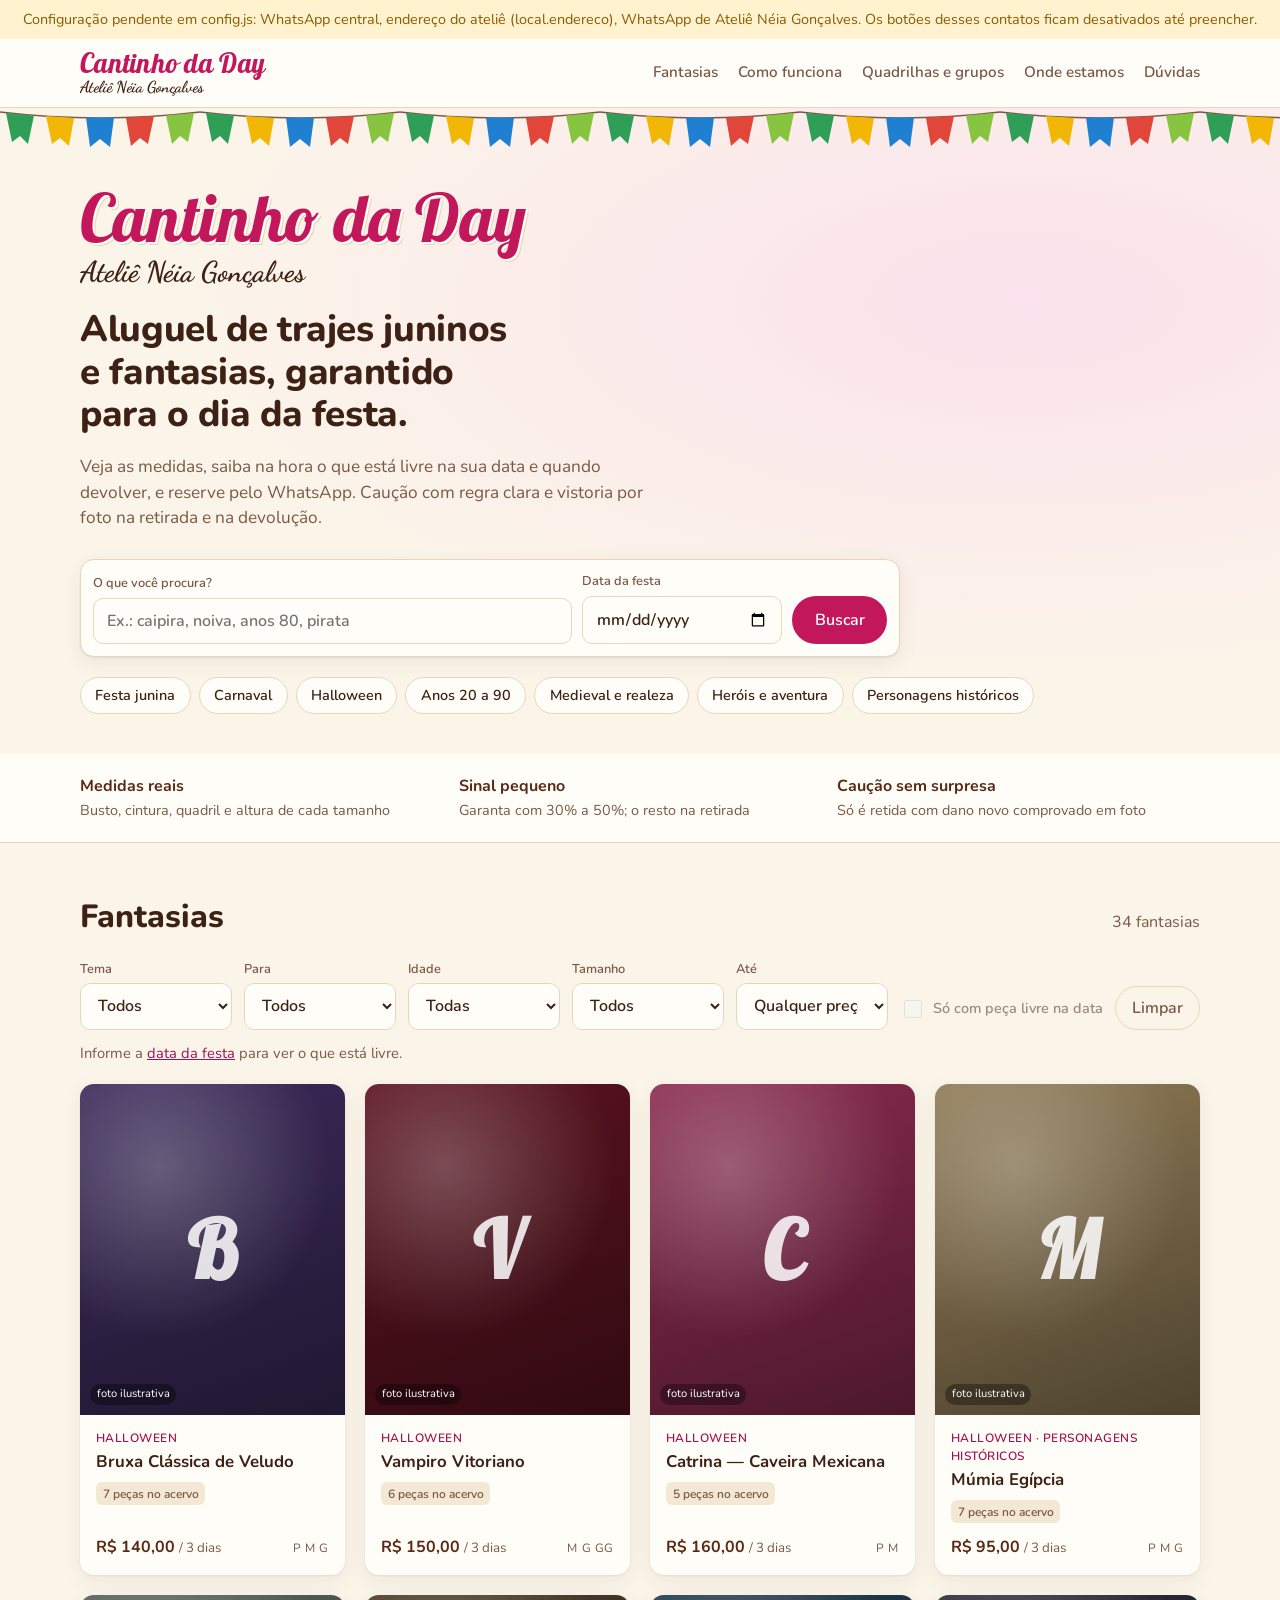
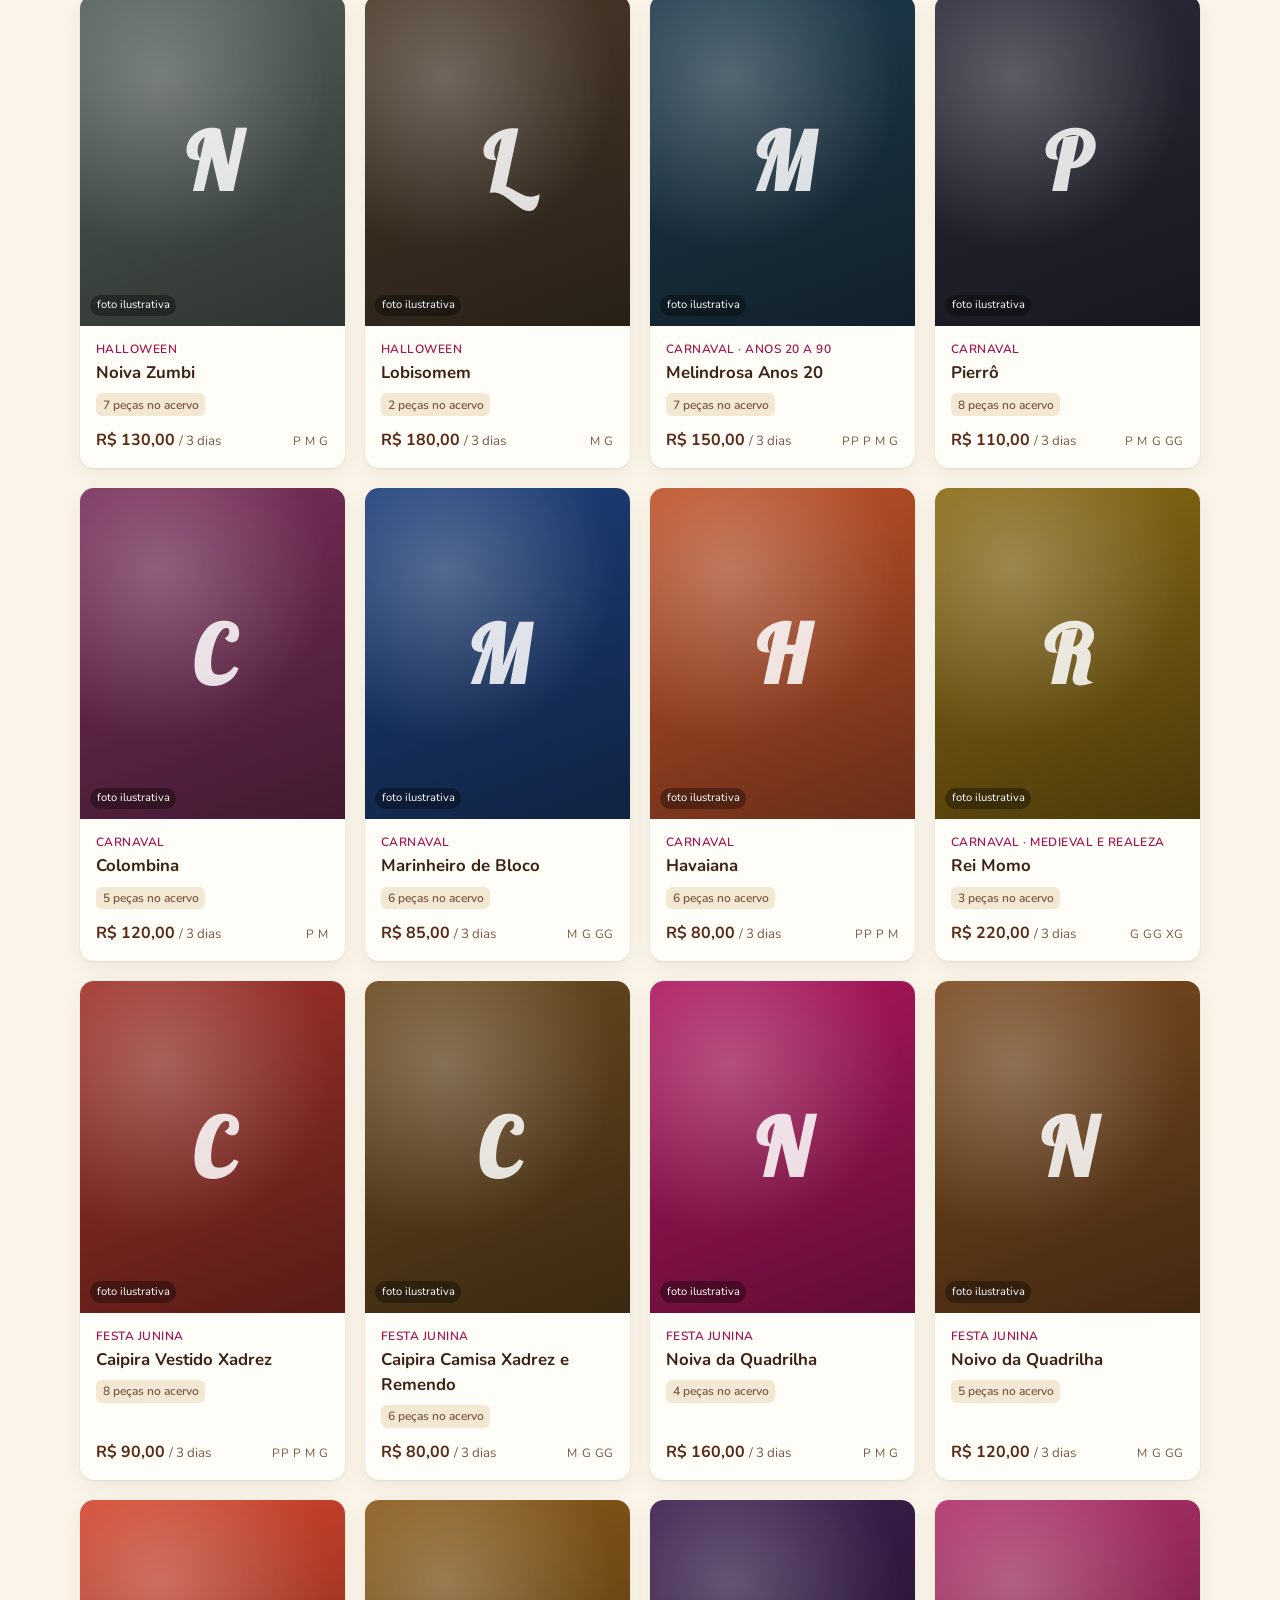
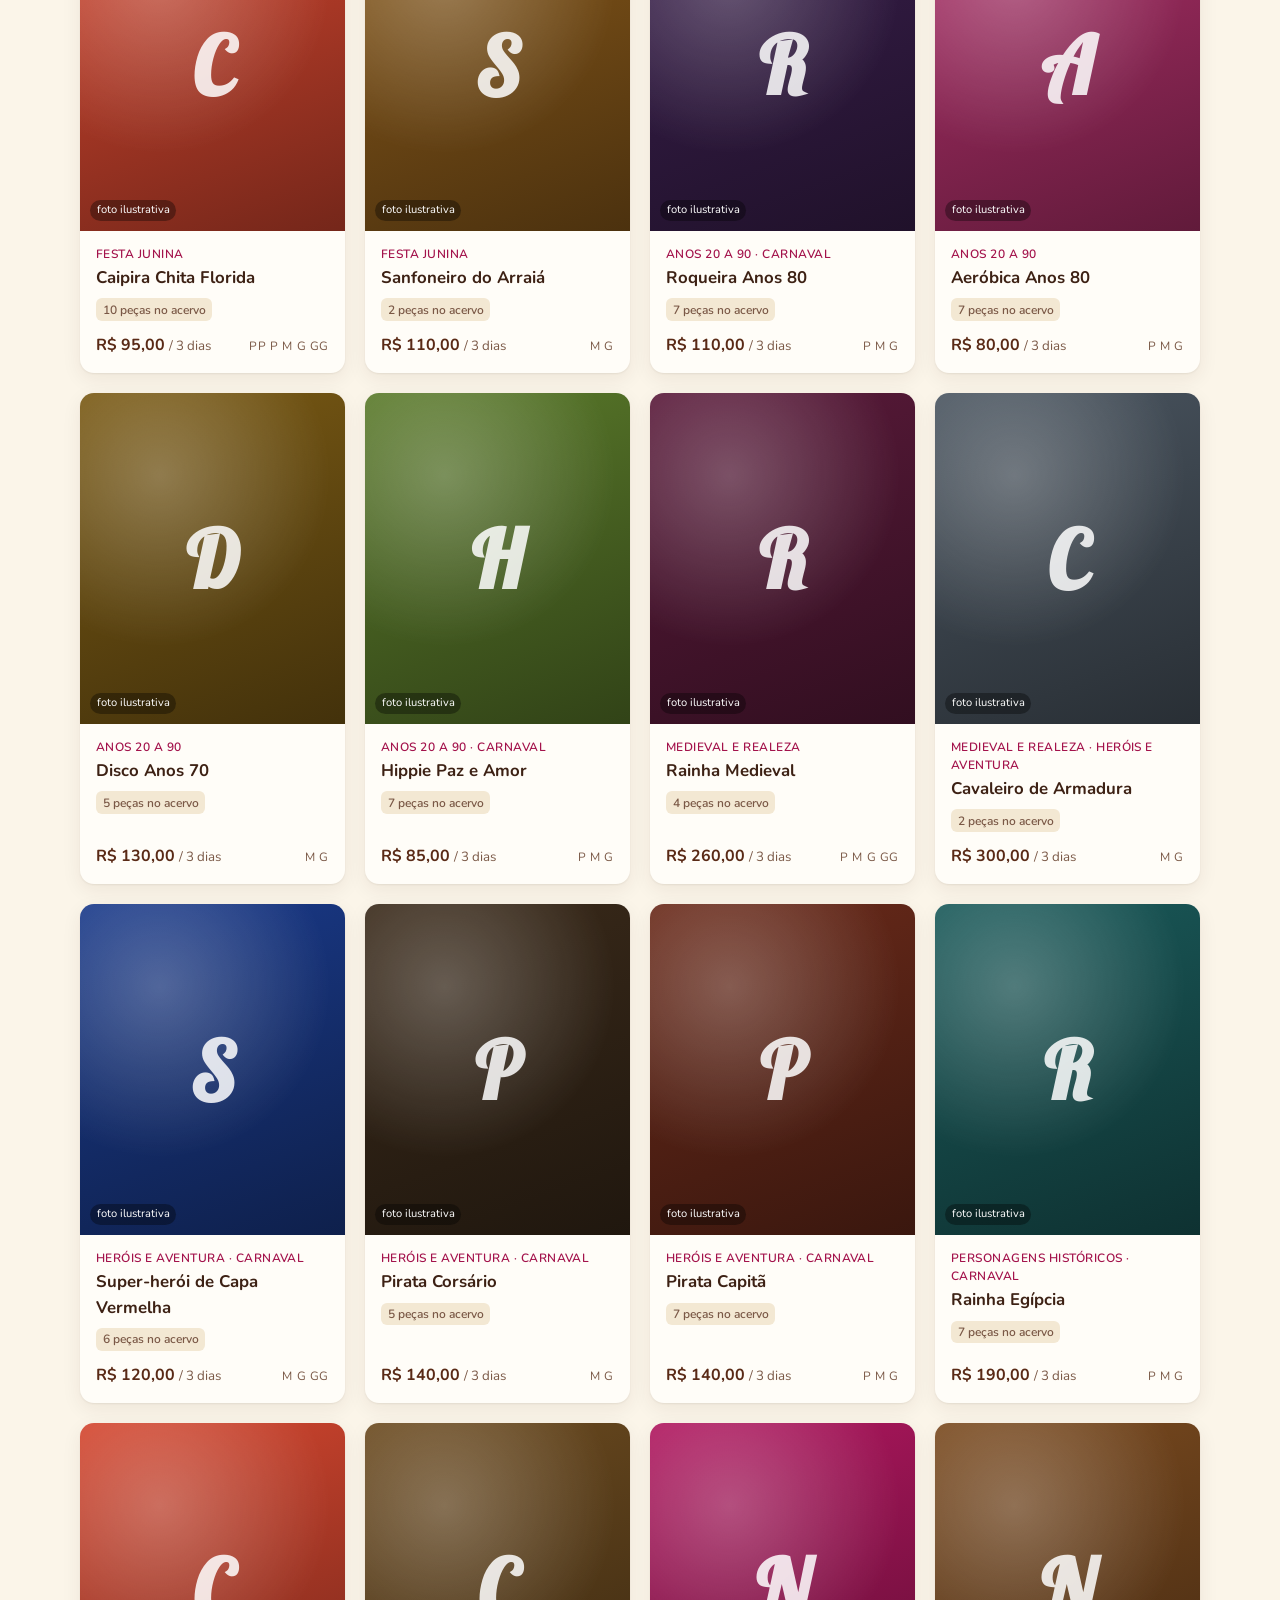
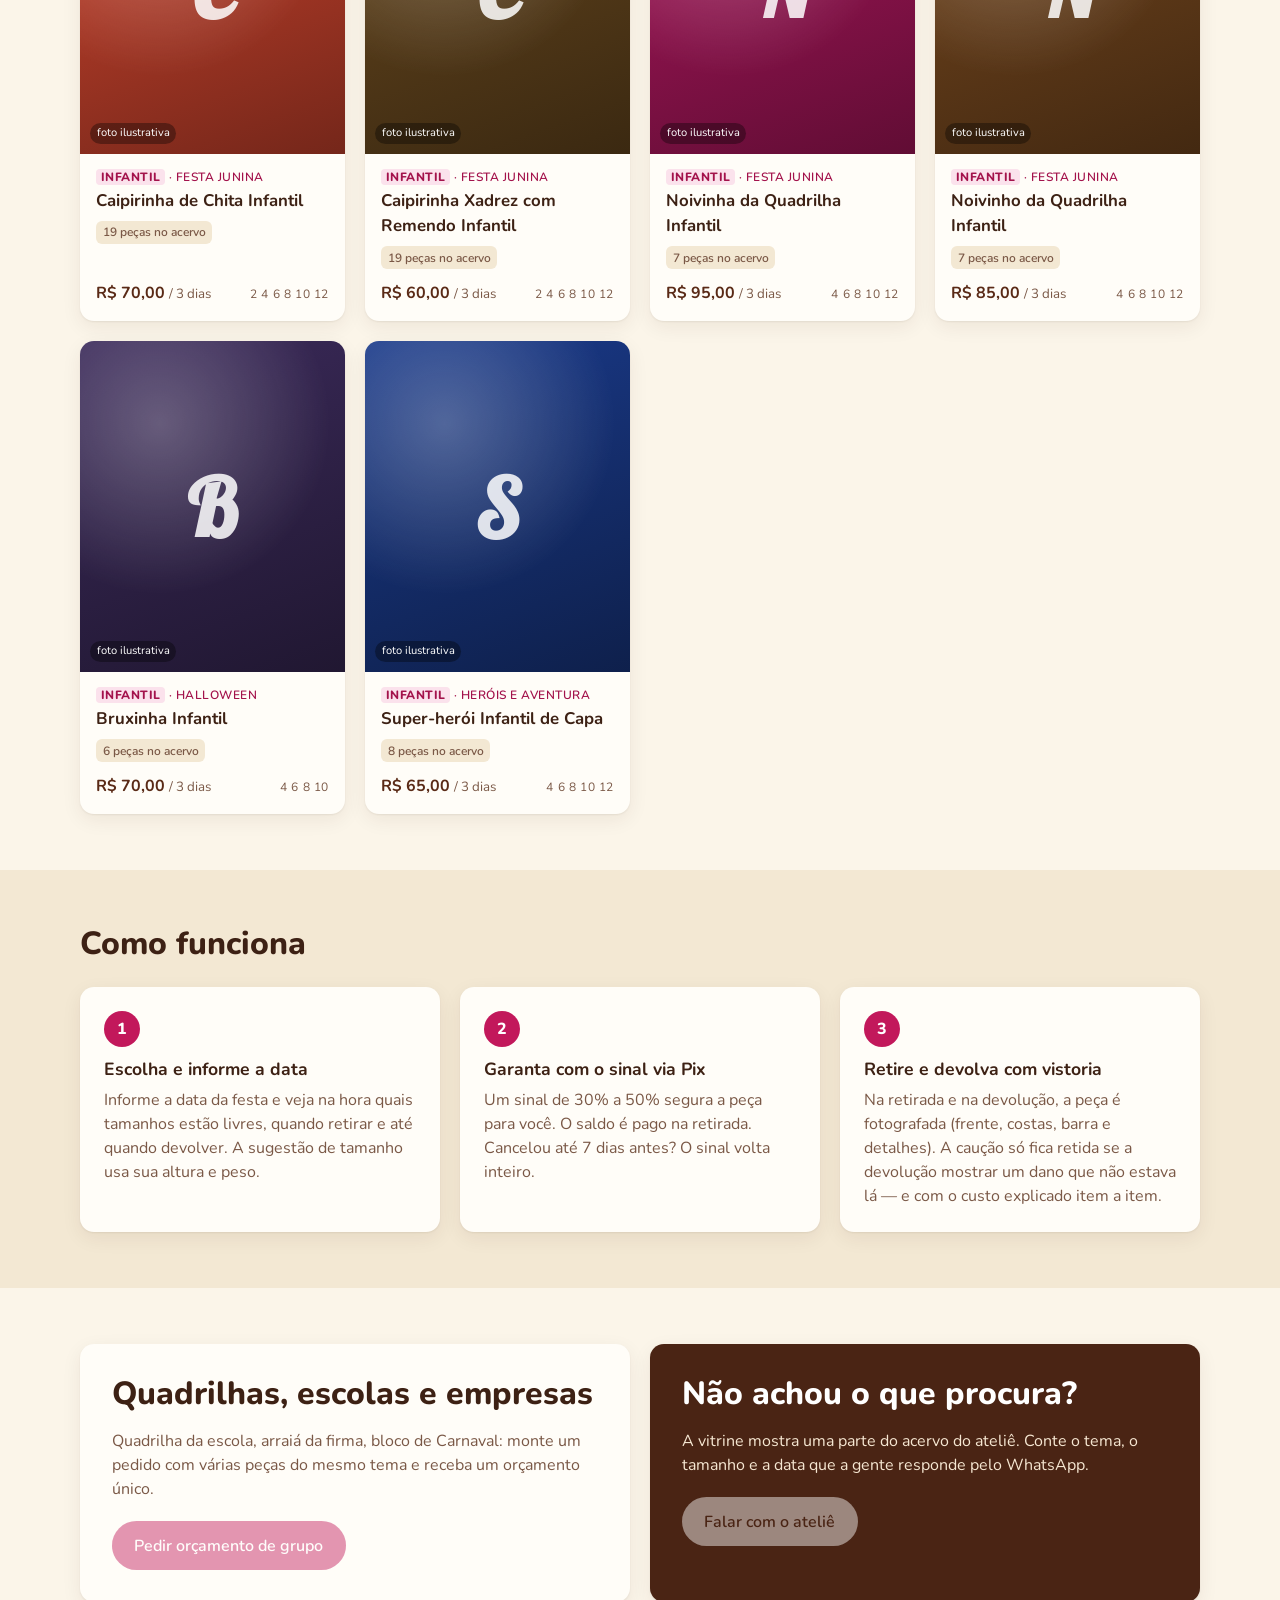
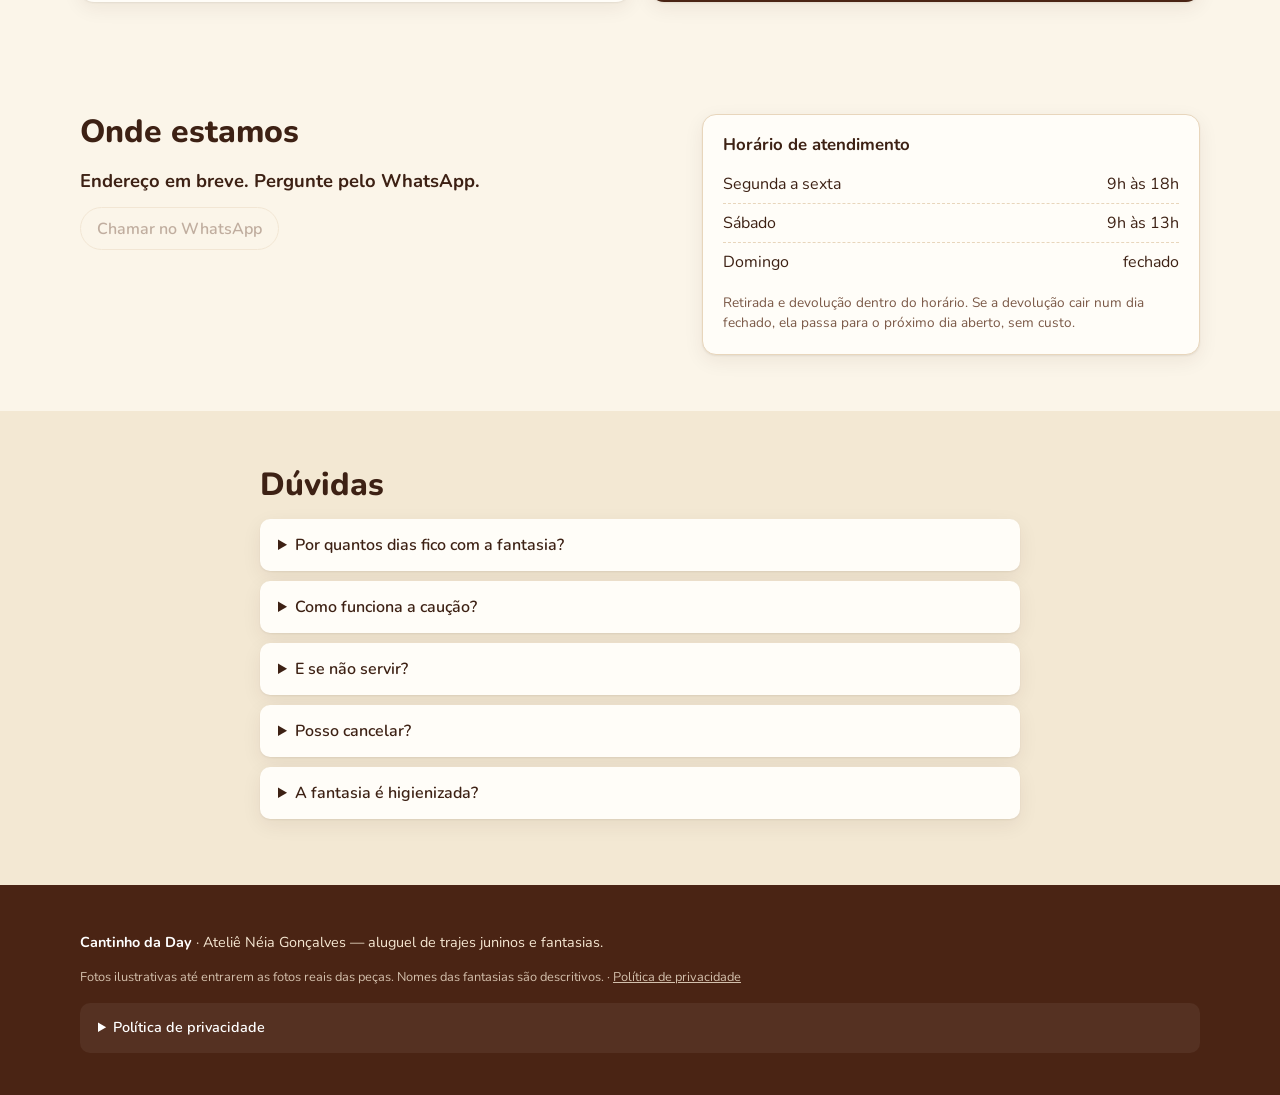
<file: site-fantasias/index.html>
<!doctype html>
<html lang="pt-BR">
<head>
  <meta charset="utf-8">
  <meta name="viewport" content="width=device-width, initial-scale=1">
  <title>Cantinho da Day — aluguel de trajes juninos e fantasias</title>
  <meta name="description" content="Ateliê Néia Gonçalves: trajes juninos e fantasias para alugar. Veja as medidas, o que está livre na data da festa e reserve pelo WhatsApp.">
  <meta name="theme-color" content="#c2185b">
  <link rel="icon" href="favicon.svg" type="image/svg+xml">
  <!-- Prévia do link no WhatsApp, Instagram e Facebook. Troque og:url pelo endereço do site publicado. -->
  <meta property="og:type" content="website">
  <meta property="og:locale" content="pt_BR">
  <meta property="og:site_name" content="Cantinho da Day">
  <meta property="og:title" content="Cantinho da Day — aluguel de trajes juninos e fantasias">
  <meta property="og:description" content="Ateliê Néia Gonçalves. Veja o que está livre na data da sua festa e reserve pelo WhatsApp.">
  <meta property="og:image" content="og-imagem.png">
  <meta property="og:image:width" content="1200">
  <meta property="og:image:height" content="630">
  <meta property="og:url" content="">
  <meta name="twitter:card" content="summary_large_image">
  <link rel="preconnect" href="https://fonts.googleapis.com">
  <link rel="preconnect" href="https://fonts.gstatic.com" crossorigin>
  <link rel="stylesheet" href="https://fonts.googleapis.com/css2?family=Dancing+Script:wght@700&family=Lobster&family=Nunito:wght@400;600;700;800&display=swap">
  <link rel="stylesheet" href="estilo.css">
  <!-- Medição: cole aqui o script do Plausible ou do GA4. Os eventos do site vão para ele sozinhos. -->
</head>
<body>
  <div id="aviso-config" class="aviso-config" hidden></div>
  <div class="cookies" id="cookies" role="region" aria-label="Cookies" hidden>
    <p>Usamos cookies do Google Analytics para contar visitas e melhorar o site. Você escolhe.</p>
    <div class="cookies__botoes">
      <button type="button" class="botao botao--leve" id="cookies-recusar">Recusar</button>
      <button type="button" class="botao botao--destaque" id="cookies-aceitar">Aceitar</button>
    </div>
  </div>

  <header class="topo">
    <div class="largura topo__linha">
      <a href="#" class="marca" id="marca-topo" aria-label="Cantinho da Day — início"><span class="marca__nome" data-nome-site>Cantinho da Day</span><span class="marca__sub" data-atelie>Ateliê Néia Gonçalves</span></a>
      <nav class="topo__nav" aria-label="Seções">
        <a href="#catalogo">Fantasias</a>
        <a href="#como-funciona">Como funciona</a>
        <a href="#grupos">Quadrilhas e grupos</a>
        <a href="#onde">Onde estamos</a>
        <a href="#duvidas">Dúvidas</a>
      </nav>
    </div>
  </header>

  <main>
    <section class="hero">
      <div class="largura">
        <div class="hero__assinatura" id="hero-assinatura">
          <span class="hero__nome" data-nome-site>Cantinho da Day</span>
          <span class="hero__atelie" data-atelie>Ateliê Néia Gonçalves</span>
        </div>
        <h1>Aluguel de trajes juninos e fantasias, garantido para o dia da festa.</h1>
        <p class="hero__sub">Veja as medidas, saiba na hora o que está livre na sua data e quando devolver, e reserve pelo WhatsApp. Caução com regra clara e vistoria por foto na retirada e na devolução.</p>

        <form class="busca" id="form-busca" role="search">
          <label class="busca__campo">
            <span>O que você procura?</span>
            <input type="search" id="busca-texto" placeholder="Ex.: caipira, noiva, anos 80, pirata" autocomplete="off">
          </label>
          <label class="busca__campo busca__campo--data">
            <span>Data da festa</span>
            <input type="date" id="busca-data">
          </label>
          <button type="submit" class="botao botao--destaque">Buscar</button>
        </form>

        <div class="chips" id="chips-temas" aria-label="Temas"></div>
      </div>
    </section>

    <section class="faixa-confianca" aria-label="Por que reservar aqui">
      <div class="largura faixa-confianca__grade">
        <div><strong>Medidas reais</strong><span>Busto, cintura, quadril e altura de cada tamanho</span></div>
        <div><strong>Sinal pequeno</strong><span>Garanta com 30% a 50%; o resto na retirada</span></div>
        <div><strong>Caução sem surpresa</strong><span>Só é retida com dano novo comprovado em foto</span></div>
      </div>
    </section>

    <section id="catalogo" class="secao">
      <div class="largura">
        <div class="secao__cabeca">
          <h2>Fantasias</h2>
          <p id="contagem" class="contagem" aria-live="polite"></p>
        </div>

        <div class="filtros" id="filtros">
          <label>Tema
            <select id="filtro-tema"><option value="">Todos</option></select>
          </label>
          <label>Para
            <select id="filtro-genero">
              <option value="">Todos</option>
              <option value="feminino">Feminino</option>
              <option value="masculino">Masculino</option>
            </select>
          </label>
          <label>Idade
            <select id="filtro-publico">
              <option value="">Todas</option>
              <option value="adulto">Adulto</option>
              <option value="infantil">Infantil</option>
            </select>
          </label>
          <label>Tamanho
            <select id="filtro-tamanho"><option value="">Todos</option></select>
          </label>
          <label>Até
            <select id="filtro-preco">
              <option value="">Qualquer preço</option>
              <option value="100">R$ 100</option>
              <option value="150">R$ 150</option>
              <option value="200">R$ 200</option>
            </select>
          </label>
          <label class="filtro-check"><input type="checkbox" id="filtro-disponivel" disabled> Só com peça livre na data</label>
          <button type="button" class="botao botao--leve" id="limpar-filtros">Limpar</button>
        </div>
        <p class="info-data" id="info-data" aria-live="polite"></p>

        <ul class="grade" id="grade"></ul>
        <p class="vazio" id="vazio" hidden>Nenhuma fantasia com esses filtros. <button type="button" class="link" id="vazio-limpar">Limpar filtros</button> ou <a href="#" id="vazio-whats">pergunte no WhatsApp</a> — o acervo das lojas é maior que a vitrine.</p>
      </div>
    </section>

    <section id="como-funciona" class="secao secao--alt">
      <div class="largura">
        <h2>Como funciona</h2>
        <ol class="passos">
          <li>
            <h3>Escolha e informe a data</h3>
            <p>Informe a data da festa e veja na hora quais tamanhos estão livres, quando retirar e até quando devolver. A sugestão de tamanho usa sua altura e peso.</p>
          </li>
          <li>
            <h3>Garanta com o sinal via Pix</h3>
            <p>Um sinal de 30% a 50% segura a peça para você. O saldo é pago na retirada. Cancelou até 7 dias antes? O sinal volta inteiro.</p>
          </li>
          <li>
            <h3>Retire e devolva com vistoria</h3>
            <p>Na retirada e na devolução, a peça é fotografada (frente, costas, barra e detalhes). A caução só fica retida se a devolução mostrar um dano que não estava lá — e com o custo explicado item a item.</p>
          </li>
        </ol>
      </div>
    </section>

    <section id="grupos" class="secao">
      <div class="largura dois-blocos">
        <div class="bloco">
          <h2>Quadrilhas, escolas e empresas</h2>
          <p>Quadrilha da escola, arraiá da firma, bloco de Carnaval: monte um pedido com várias peças do mesmo tema e receba um orçamento único.</p>
          <a href="#" class="botao botao--destaque" id="botao-grupo">Pedir orçamento de grupo</a>
        </div>
        <div class="bloco bloco--escuro">
          <h2>Não achou o que procura?</h2>
          <p>A vitrine mostra uma parte do acervo do ateliê. Conte o tema, o tamanho e a data que a gente responde pelo WhatsApp.</p>
          <a href="#" class="botao botao--claro" id="botao-atelie">Falar com o ateliê</a>
        </div>
      </div>
    </section>

    <section id="onde" class="secao">
      <div class="largura onde">
        <div class="onde__texto">
          <h2>Onde estamos</h2>
          <p class="onde__endereco" id="onde-endereco"></p>
          <p class="onde__ref" id="onde-ref"></p>
          <div class="onde__botoes">
            <a class="botao botao--destaque" id="onde-mapa" target="_blank" rel="noopener">Abrir no mapa</a>
            <a class="botao botao--leve" id="onde-whats" target="_blank" rel="noopener">Chamar no WhatsApp</a>
          </div>
        </div>
        <div class="onde__horarios">
          <h3>Horário de atendimento</h3>
          <ul id="onde-horarios"></ul>
          <p class="onde__nota">Retirada e devolução dentro do horário. Se a devolução cair num dia fechado, ela passa para o próximo dia aberto, sem custo.</p>
        </div>
      </div>
    </section>

    <section id="duvidas" class="secao secao--alt">
      <div class="largura estreito">
        <h2>Dúvidas</h2>
        <details>
          <summary>Por quantos dias fico com a fantasia?</summary>
          <p>O período padrão é de 3 dias: retira na véspera e devolve no dia seguinte à festa. A página da fantasia mostra as duas datas assim que você informa o dia da festa. Se a loja não abre no dia da devolução, ela passa para o próximo dia útil, sem custo. Dá para pedir dias extras, com o valor mostrado na página.</p>
        </details>
        <details>
          <summary>Como funciona a caução?</summary>
          <p>É um valor fixo por peça, mostrado antes de você reservar. Ela é devolvida na entrega, a menos que a vistoria de devolução mostre um dano que não aparece nas fotos da retirada. Nesse caso, a cobrança vem itemizada.</p>
        </details>
        <details>
          <summary>E se não servir?</summary>
          <p>Cada tamanho tem medidas reais. Se na retirada a peça não servir e houver outro tamanho livre na data, a troca é feita na hora.</p>
        </details>
        <details>
          <summary>Posso cancelar?</summary>
          <p>Até 7 dias antes da retirada, o sinal é devolvido integralmente. Depois disso vale a política da loja, que aparece na página de cada fantasia antes de você reservar.</p>
        </details>
        <details>
          <summary>A fantasia é higienizada?</summary>
          <p>Sim. Toda peça passa por limpeza entre um aluguel e outro — é por isso que existe um intervalo entre reservas.</p>
        </details>
      </div>
    </section>
  </main>

  <footer class="rodape">
    <div class="largura">
      <p><strong data-nome-site>Cantinho da Day</strong> · <span data-atelie>Ateliê Néia Gonçalves</span> — aluguel de trajes juninos e fantasias.</p>
      <p class="rodape__contato" id="rodape-contato"></p>
      <p class="rodape__nota">Fotos ilustrativas até entrarem as fotos reais das peças. Nomes das fantasias são descritivos. ·
        <a href="#privacidade" id="link-privacidade">Política de privacidade</a></p>
      <details class="privacidade" id="privacidade">
        <summary>Política de privacidade</summary>
        <div id="privacidade-texto"></div>
      </details>
    </div>
  </footer>

  <dialog id="ficha" class="ficha" aria-labelledby="ficha-nome">
    <form method="dialog" class="ficha__fechar-form">
      <button class="ficha__fechar" aria-label="Fechar">×</button>
    </form>
    <div class="ficha__corpo" id="ficha-corpo"></div>
  </dialog>

  <script src="config.js"></script>
  <script src="dados.js"></script>
  <script src="agenda.js"></script>
  <script src="logica.js"></script>
  <script src="app.js"></script>
</body>
</html>
</file>
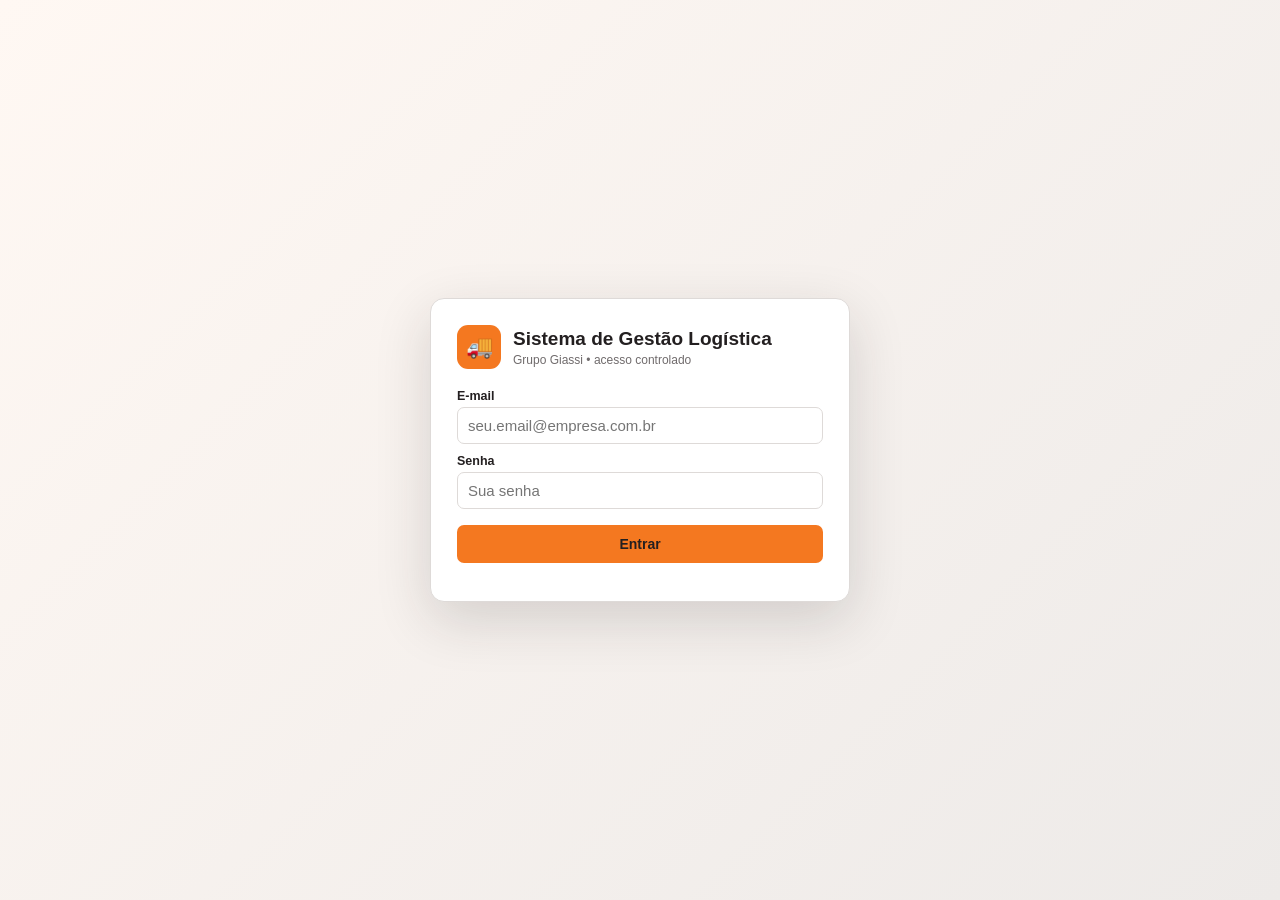
<file: sistema-frota-v486/App.html>
<!DOCTYPE html>
<html>
<head>
  <base target="_top">
  <style>
    :root {
      --laranja: #F47820;
      --laranja-escuro: #D86512;
      --laranja-texto: #7A3507;
      --laranja-claro: #FDE9D9;
      --preto: #231F20;
      --grafite: #4A4546;
      --borda: #DEDAD8;
      --suave: #706B6C;
      --verde: #1E7145;
      --vermelho: #A52422;
      --fundo: #F5F4F3;
      --papel: #FFFFFF;
      --texto: #231F20;
    }
    * { box-sizing: border-box; }
    body {
      margin: 0; background: var(--fundo); color: var(--texto);
      font-family: Roboto, -apple-system, "Segoe UI", Arial, sans-serif; font-size: 14px;
    }
    header {
      background: var(--preto); color: #fff; padding: 10px 14px;
      border-bottom: 3px solid var(--laranja);
      position: sticky; top: 0; z-index: 30;
      display: flex; align-items: center; gap: 12px;
    }
    header .marca { display: flex; align-items: center; gap: 10px; min-width: 0; }
    header .logo {
      width: 32px; height: 32px; border-radius: 8px; background: var(--laranja);
      display: grid; place-items: center; font-size: 16px; flex: 0 0 auto;
    }
    header h1 {
      margin: 0; font-size: 14.5px; font-weight: 600;
      white-space: nowrap; overflow: hidden; text-overflow: ellipsis;
    }
    header .meta { font-size: 11px; opacity: .82; white-space: nowrap; }
    .espaco { flex: 1; }
    #btnMenu {
      display: none; background: none; border: 1px solid rgba(255,255,255,.35);
      color: #fff; border-radius: 7px; padding: 6px 10px; font-size: 15px; cursor: pointer;
    }
    .busca-caixa { position: relative; flex: 0 1 280px; }
    #buscaMenu {
      width: 100%; padding: 7px 10px 7px 30px; border-radius: 7px; font-size: 13px;
      border: 1px solid rgba(255,255,255,.25); background: rgba(255,255,255,.12); color: #fff;
    }
    #buscaMenu::placeholder { color: rgba(255,255,255,.6); }
    #buscaMenu:focus {
      outline: none; background: #fff; color: var(--texto);
      border-color: #fff; box-shadow: none;
    }
    #buscaMenu:focus::placeholder { color: #9aa2ae; }
    .busca-caixa .lupa {
      position: absolute; left: 9px; top: 50%; transform: translateY(-50%);
      font-size: 12px; opacity: .7; pointer-events: none;
    }
    .cta {
      background: var(--laranja); color: var(--preto); border: none; border-radius: 7px;
      padding: 8px 13px; font-weight: 700; font-size: 13px; cursor: pointer;
      font-family: inherit; white-space: nowrap;
    }
    .cta:hover { background: var(--laranja-escuro); }

    .app { display: grid; grid-template-columns: 224px 1fr; min-height: calc(100vh - 54px); }
    nav {
      background: var(--papel); border-right: 1px solid var(--borda);
      padding: 10px 8px 24px; overflow-y: auto;
    }
    nav .grupo { margin-bottom: 4px; }
    nav .titulo-grupo {
      display: flex; align-items: center; gap: 6px; width: 100%; background: none;
      border: none; cursor: pointer; font-family: inherit; padding: 8px 10px;
      font-size: 10px; text-transform: uppercase; letter-spacing: .6px;
      color: var(--suave); font-weight: 700;
    }
    nav .titulo-grupo:hover { color: var(--laranja-texto); }
    nav .titulo-grupo .seta { transition: transform .15s; font-size: 9px; }
    nav .grupo.fechado .seta { transform: rotate(-90deg); }
    nav .grupo.fechado .itens { display: none; }
    nav .item {
      display: flex; align-items: center; gap: 9px; width: 100%; text-align: left;
      background: none; border: none; padding: 9px 11px; border-radius: 7px;
      cursor: pointer; font-family: inherit; font-size: 13.5px; color: #333;
      margin-bottom: 1px; position: relative;
    }
    nav .item:hover { background: #FFF4EC; }
    nav .item.ativo { background: var(--laranja); color: var(--preto); font-weight: 700; }
    nav .item.ativo .icone { filter: none; }
    nav .item .icone { width: 18px; text-align: center; flex: 0 0 auto; }
    nav .item .selo {
      margin-left: auto; background: var(--vermelho); color: #fff; font-size: 10px;
      font-weight: 700; border-radius: 10px; padding: 1px 7px;
    }
    nav .item.ativo .selo { background: rgba(255,255,255,.25); }
    nav .vazio { padding: 14px 12px; color: var(--suave); font-size: 12px; }
    #veu {
      display: none; position: fixed; inset: 54px 0 0; background: rgba(16,20,28,.4); z-index: 25;
    }
    #veu.aberto { display: block; }
    main { padding: 16px; overflow-x: hidden; }
    h2.titulo { margin: 0 0 4px; font-size: 17px; color: var(--preto); border-left: 4px solid var(--laranja); padding-left: 8px; }
    p.sub { margin: 0 0 14px; color: var(--suave); font-size: 12.5px; }
    .cartao {
      background: var(--papel); border: 1px solid var(--borda); border-radius: 9px;
      padding: 14px; margin-bottom: 14px;
    }
    .kpis { display: grid; grid-template-columns: repeat(auto-fit, minmax(150px, 1fr)); gap: 10px; margin-bottom: 14px; }
    .kpi { background: var(--papel); border: 1px solid var(--borda); border-radius: 9px; padding: 11px 13px; }
    .kpi .rotulo { font-size: 10px; font-weight: 700; color: var(--suave); text-transform: uppercase; letter-spacing: .3px; }
    .kpi .valor { font-size: 18px; font-weight: 700; color: var(--preto); margin-top: 4px; }
    .kpi .valor.sobe { color: var(--vermelho); }
    .kpi .valor.desce { color: var(--verde); }
    label { display: block; font-weight: 600; margin: 10px 0 4px; font-size: 12.5px; }
    input, select, textarea {
      width: 100%; padding: 9px 10px; border: 1px solid var(--borda); border-radius: 7px;
      font-size: 15px; font-family: inherit; background: #fff; color: inherit;
    }
    input:focus, select:focus, textarea:focus {
      outline: none; border-color: var(--laranja); box-shadow: 0 0 0 3px rgba(244,120,32,.14);
    }
    input:disabled { background: #f3f4f6; color: #9ca3af; }
    .linha { display: flex; gap: 10px; flex-wrap: wrap; }
    .linha > div { flex: 1 1 150px; }
    button.acao {
      padding: 11px 16px; border: none; border-radius: 7px; background: var(--laranja);
      color: var(--preto); font-size: 14px; font-weight: 700; cursor: pointer; font-family: inherit;
    }
    button.acao.secundaria { background: #fff; color: var(--preto); border: 1px solid #B8B1AE; }
    button.acao.perigo { background: var(--vermelho); color: #fff; }
    button.acao:disabled { opacity: .5; cursor: default; }
    .barra { display: flex; gap: 8px; flex-wrap: wrap; align-items: flex-end; margin-bottom: 12px; }
    .barra > div { flex: 1 1 190px; }
    .rolagem { overflow-x: auto; -webkit-overflow-scrolling: touch; }
    table { width: 100%; border-collapse: collapse; font-size: 12.5px; white-space: nowrap; }
    th {
      background: var(--preto); color: #fff; font-size: 10.5px; text-transform: uppercase;
      border-bottom: 2px solid var(--laranja);
      letter-spacing: .3px; padding: 8px 10px; text-align: left; position: sticky; top: 0;
    }
    td { padding: 7px 10px; border-bottom: 1px solid #eef0f4; }
    tbody tr:nth-child(even) { background: #FAF9F8; }
    td.num, th.num { text-align: right; font-variant-numeric: tabular-nums; }
    tfoot td { font-weight: 700; background: var(--laranja-claro); border-top: 2px solid var(--laranja); }
    .contagem { font-size: 11.5px; color: var(--suave); margin-top: 8px; }
    .aviso { background: #fff4e5; border: 1px solid #f0c890; color: #7a4f00; border-radius: 7px; padding: 10px 12px; font-size: 13px; margin-bottom: 12px; }
    .erro-caixa { background: #fce4e4; border: 1px solid #e6b3b3; color: var(--vermelho); border-radius: 7px; padding: 10px 12px; font-size: 13px; margin-bottom: 12px; }
    .ok-caixa { background: #e2efda; border: 1px solid #b7d7a8; color: var(--verde); border-radius: 7px; padding: 10px 12px; font-size: 13px; margin-bottom: 12px; }
    .carregando { text-align: center; color: var(--suave); padding: 34px 0; }
    .lista-item { display: flex; justify-content: space-between; gap: 10px; padding: 8px 0; border-top: 1px solid #eef0f4; }
    .lista-item:first-child { border-top: none; }
    .sub2 { font-size: 11px; color: var(--suave); }
    .chip { display: inline-block; padding: 2px 8px; border-radius: 20px; font-size: 11px; background: var(--laranja-claro); color: #7A3507; font-weight: 700; }
    #status {
      position: fixed; left: 0; right: 0; bottom: 0; padding: 11px 16px;
      background: var(--preto); border-top: 3px solid var(--laranja); color: #fff; font-size: 13px; display: none; z-index: 40;
    }
    #status.erro { background: var(--vermelho); }
    #status a { color: #FFD4B4; }
    @media (max-width: 860px) {
      .app { grid-template-columns: 1fr; }
      nav {
        display: none; position: fixed; top: 54px; bottom: 0; left: 0; width: 260px;
        z-index: 26; box-shadow: 4px 0 20px rgba(0,0,0,.15);
      }
      nav.aberto { display: block; }
      #btnMenu { display: block; }
      .busca-caixa { flex: 1 1 auto; }
      header .meta, .cta span.rotulo { display: none; }
      main { padding: 12px; }
    }
    @media (max-width: 520px) {
      .busca-caixa { display: none; }
    }

    .login-tela { position: fixed; inset: 0; z-index: 100; display: grid; place-items: center;
      background: linear-gradient(135deg, #FFF8F3, #EDEAE8); padding: 20px; }
    .login-caixa { width: min(420px, 100%); background: #fff; border: 1px solid var(--borda);
      border-radius: 14px; padding: 26px; box-shadow: 0 18px 55px rgba(35,31,32,.16); }
    .login-marca { display:flex; align-items:center; gap:12px; margin-bottom:20px; }
    .login-logo { width:44px; height:44px; border-radius:11px; display:grid; place-items:center;
      background:var(--laranja); color:var(--preto); font-size:22px; }
    .login-caixa h2 { margin:0; color:var(--preto); font-size:19px; }
    .login-caixa p { margin:3px 0 0; color:var(--suave); font-size:12px; }
    .login-caixa button { width:100%; margin-top:16px; }
    .usuario-topo { display:flex; align-items:center; gap:8px; font-size:11px; }
    .usuario-topo button { background:transparent; color:#fff; border:1px solid rgba(255,255,255,.35);
      border-radius:6px; padding:6px 8px; cursor:pointer; }
  
    /* ------------------------------------------------ Dashboard executivo */
    .dash-head { display:flex; justify-content:space-between; align-items:flex-start; gap:16px; margin-bottom:14px; }
    .dash-eyebrow { font-size:10px; font-weight:800; letter-spacing:.9px; color:var(--laranja-texto); text-transform:uppercase; margin-bottom:4px; }
    .dash-head h2 { margin:0; font-size:23px; color:var(--preto); letter-spacing:-.3px; }
    .dash-head p { margin:4px 0 0; color:var(--suave); font-size:12.5px; }
    .dash-acoes { display:flex; align-items:center; gap:8px; flex-wrap:wrap; justify-content:flex-end; }
    .dash-chip { display:inline-flex; align-items:center; gap:6px; border:1px solid var(--borda); background:#fff; border-radius:999px; padding:7px 10px; font-size:11.5px; font-weight:700; color:#3c4655; }
    .dash-chip.ok::before { content:''; width:7px; height:7px; background:#2e8b57; border-radius:50%; }
    .dash-refresh { border:1px solid #F0B88E; background:#fff; color:var(--laranja-texto); border-radius:8px; padding:7px 11px; font-weight:700; cursor:pointer; font-family:inherit; }
    .dash-refresh:hover { background:#FFF4EC; }
    .dash-kpis { display:grid; grid-template-columns:repeat(4,minmax(150px,1fr)); gap:10px; margin-bottom:10px; }
    .dash-kpi { background:#fff; border:1px solid var(--borda); border-radius:10px; padding:13px 14px; min-height:92px; position:relative; overflow:hidden; }
    .dash-kpi::after { content:''; position:absolute; right:-18px; top:-22px; width:66px; height:66px; border-radius:50%; background:rgba(244,120,32,.07); }
    .dash-kpi .label { font-size:10px; color:var(--suave); text-transform:uppercase; letter-spacing:.45px; font-weight:800; }
    .dash-kpi .numero { margin-top:6px; font-size:20px; line-height:1.05; font-weight:800; color:var(--preto); font-variant-numeric:tabular-nums; }
    .dash-kpi .nota { margin-top:6px; font-size:10.5px; color:var(--suave); }
    .dash-kpi .delta { display:inline-block; margin-top:6px; font-size:11px; font-weight:800; border-radius:999px; padding:3px 7px; }
    .dash-kpi .delta.alta { color:#9c1c1c; background:#fce8e8; }
    .dash-kpi .delta.baixa { color:#1e7145; background:#e6f3ec; }
    .dash-kpi .delta.neutro { color:#706B6C; background:#f2f4f7; }
    .dash-mini { display:grid; grid-template-columns:repeat(4,minmax(120px,1fr)); gap:8px; margin-bottom:14px; }
    .dash-mini .item { background:#FAF9F8; border:1px solid #E8E3E0; border-radius:9px; padding:9px 11px; }
    .dash-mini .r { font-size:10px; color:var(--suave); text-transform:uppercase; font-weight:800; }
    .dash-mini .v { margin-top:3px; color:var(--preto); font-size:15px; font-weight:800; }
    .dash-grid { display:grid; grid-template-columns:minmax(0,1.45fr) minmax(300px,.75fr); gap:12px; margin-bottom:12px; }
    .dash-grid.meio { grid-template-columns:1fr 1fr; }
    .dash-card { background:#fff; border:1px solid var(--borda); border-radius:10px; padding:14px; min-width:0; }
    .dash-card-head { display:flex; justify-content:space-between; gap:12px; align-items:flex-start; margin-bottom:10px; }
    .dash-card h3 { margin:0; color:var(--preto); font-size:12px; text-transform:uppercase; letter-spacing:.35px; }
    .dash-card .hint { color:var(--suave); font-size:10.5px; margin-top:3px; }
    .dash-chart { width:100%; min-height:225px; }
    .dash-chart svg { width:100%; height:225px; display:block; overflow:visible; }
    .dash-donut-wrap { display:grid; grid-template-columns:150px 1fr; gap:16px; align-items:center; min-height:220px; }
    .dash-donut { width:142px; height:142px; border-radius:50%; position:relative; margin:auto; }
    .dash-donut::after { content:''; position:absolute; inset:27px; background:#fff; border-radius:50%; box-shadow:inset 0 0 0 1px #eef1f5; }
    .dash-donut-centro { position:absolute; inset:0; z-index:2; display:grid; place-content:center; text-align:center; pointer-events:none; }
    .dash-donut-centro b { font-size:15px; color:var(--preto); }
    .dash-donut-centro span { font-size:9.5px; color:var(--suave); text-transform:uppercase; font-weight:700; }
    .dash-legenda { display:flex; flex-direction:column; gap:7px; }
    .dash-legenda .linha-leg { display:grid; grid-template-columns:10px 1fr auto; gap:7px; align-items:center; font-size:11px; }
    .dash-legenda .cor { width:8px; height:8px; border-radius:2px; }
    .dash-legenda .nome { color:#5F5A5B; overflow:hidden; text-overflow:ellipsis; white-space:nowrap; }
    .dash-legenda .valor { font-weight:700; color:var(--preto); font-variant-numeric:tabular-nums; }
    .rank-list { display:flex; flex-direction:column; gap:9px; }
    .rank-row { display:grid; grid-template-columns:minmax(110px,1.3fr) minmax(110px,2fr) auto; gap:10px; align-items:center; }
    .rank-label { min-width:0; }
    .rank-label b { display:block; font-size:11.5px; color:var(--preto); overflow:hidden; text-overflow:ellipsis; white-space:nowrap; }
    .rank-label span { display:block; color:var(--suave); font-size:9.5px; overflow:hidden; text-overflow:ellipsis; white-space:nowrap; margin-top:1px; }
    .rank-track { height:7px; background:#EEEAE8; border-radius:999px; overflow:hidden; }
    .rank-fill { height:100%; border-radius:999px; background:linear-gradient(90deg,var(--preto),var(--laranja)); }
    .rank-value { font-size:10.5px; font-weight:800; color:var(--preto); white-space:nowrap; font-variant-numeric:tabular-nums; }
    .dash-alerta { display:flex; align-items:flex-start; gap:10px; background:#fff7e8; border:1px solid #f0cf96; color:#754b00; padding:10px 12px; border-radius:9px; margin-bottom:12px; font-size:12px; }
    .dash-rodape { text-align:right; color:#9B9694; font-size:9.5px; margin-top:7px; }
    .skeleton-dashboard { padding:2px 0; }
    .sk-line,.sk-card { background:linear-gradient(90deg,#f0f2f5 25%,#f8f9fb 37%,#f0f2f5 63%); background-size:400% 100%; animation:sk 1.25s ease infinite; border-radius:8px; }
    .sk-line { height:20px; width:220px; margin-bottom:12px; }
    .sk-grid { display:grid; grid-template-columns:repeat(4,1fr); gap:10px; }
    .sk-card { height:92px; }
    @keyframes sk { 0%{background-position:100% 0} 100%{background-position:0 0} }
    @media (max-width:1100px) { .dash-kpis{grid-template-columns:repeat(2,1fr)} .dash-grid,.dash-grid.meio{grid-template-columns:1fr} }
    @media (max-width:650px) { .dash-head{flex-direction:column} .dash-acoes{justify-content:flex-start} .dash-kpis,.dash-mini{grid-template-columns:repeat(2,1fr)} .dash-donut-wrap{grid-template-columns:1fr} .rank-row{grid-template-columns:minmax(100px,1.2fr) minmax(70px,1.2fr) auto} }
</style>
</head>
<body>

  <div id="loginTela" class="login-tela">
    <div class="login-caixa">
      <div class="login-marca"><div class="login-logo">🚚</div><div><h2>Sistema de Gestão Logística</h2><p>Grupo Giassi • acesso controlado</p></div></div>
      <label for="loginEmail">E-mail</label>
      <input type="email" id="loginEmail" autocomplete="username" placeholder="seu.email@empresa.com.br">
      <label for="loginSenha">Senha</label>
      <input type="password" id="loginSenha" autocomplete="current-password" placeholder="Sua senha">
      <button class="acao" id="btnLogin" onclick="entrar()">Entrar</button>
      <div id="loginMsg" style="margin-top:12px"></div>
    </div>
  </div>

  <div id="trocaSenhaTela" class="login-tela" style="display:none">
    <div class="login-caixa">
      <div class="login-marca"><div class="login-logo">🔑</div><div><h2>Defina sua senha</h2><p>Seu acesso está usando uma senha temporária.</p></div></div>
      <div class="aviso">Por segurança, crie uma senha definitiva antes de acessar o sistema.</div>
      <label for="trocaAtual">Senha temporária / atual</label>
      <input type="password" id="trocaAtual" autocomplete="current-password" placeholder="Digite a senha usada no login">
      <label for="trocaNova">Nova senha</label>
      <input type="password" id="trocaNova" autocomplete="new-password" placeholder="Mínimo de 10 caracteres">
      <label for="trocaConfirmar">Confirmar nova senha</label>
      <input type="password" id="trocaConfirmar" autocomplete="new-password" placeholder="Repita a nova senha">
      <button class="acao" id="btnTrocarSenha" onclick="confirmarTrocaObrigatoria()">Salvar nova senha</button>
      <button class="acao secundaria" style="width:100%;margin-top:8px" onclick="sair()">Sair</button>
      <div id="trocaSenhaMsg" style="margin-top:12px"></div>
    </div>
  </div>

  <header id="cabecalhoApp" style="display:none">
    <button id="btnMenu" onclick="alternarMenu()" title="Menu">☰</button>
    <div class="marca">
      <div class="logo">🚚</div>
      <div style="min-width:0">
        <h1 id="titulo">Controle de Frota</h1>
        <div class="meta" id="meta">carregando…</div>
      </div>
    </div>
    <div class="espaco"></div>
    <div class="busca-caixa">
      <span class="lupa">🔎</span>
      <input type="text" id="buscaMenu" placeholder="Buscar tela…  ( / )" autocomplete="off">
    </div>
    <div class="usuario-topo" id="usuarioTopo"></div>
    <button class="cta" id="btnLancarTopo" onclick="abrir('lancar')">➕<span class="rotulo"> Lançar</span></button>
  </header>

  <div class="app" id="corpoApp" style="display:none">
    <nav id="nav"></nav>
    <main id="tela"><div class="carregando">carregando o sistema…</div></main>
  </div>
  <div id="veu" onclick="alternarMenu()"></div>

  <div id="status"></div>

<script>
  var CONFIG = null;      // período, placas, tipos
  var OPCOES = null;      // centros e categorias
  var TELA = '<?= paginaInicial ?>';
  var TOKEN = '';
  var SESSAO = null;
  var INICIO_CLIENTE = null;
  var PENDENCIAS_CLIENTE = null;
  var FILTRO_PEND_VEICULO = 'TODOS';
  var FILTRO_PEND_TIPO = 'TODOS';
  // Começa escondendo as resolvidas: elas saem da contagem mas não saíam da
  // lista, e a tela parecia nunca esvaziar.
  var FILTRO_PEND_SITUACAO = 'ABERTAS';

  // ------------------------------------------------------------ utilidades
  function el(id) { return document.getElementById(id); }
  function esc(t) {
    return String(t == null ? '' : t).replace(/[&<>"]/g, function (c) {
      return { '&': '&amp;', '<': '&lt;', '>': '&gt;', '"': '&quot;' }[c];
    });
  }
  function brl(n, casas) {
    return 'R$ ' + Number(n || 0).toLocaleString('pt-BR', {
      minimumFractionDigits: casas === undefined ? 2 : casas,
      maximumFractionDigits: casas === undefined ? 2 : casas
    });
  }
  function num(n, casas) {
    return Number(n || 0).toLocaleString('pt-BR', {
      minimumFractionDigits: casas || 0, maximumFractionDigits: casas || 0
    });
  }
  function dataBR(iso) {
    var p = String(iso).split('-');
    return p[2] + '/' + p[1] + '/' + p[0];
  }
  /**
   * Os tipos aqui têm de ser os MESMOS que o servidor conhece no PDF e na
   * planilha. 'litros' e 'media' faltavam: a coluna caía no `default` e saía
   * como número cru — "14902.1" —, que em pt-BR se lê como milhar. Não dava
   * erro: mentia, e só na tela, enquanto o PDF saía certo.
   */
  function formatar(valor, tipo) {
    if (valor === null || valor === undefined || valor === '') return '';
    switch (tipo) {
      case 'moeda': return brl(valor);
      case 'moeda3': return brl(valor, 3);
      case 'numero': return num(valor);
      case 'decimal': return num(valor, 2) + '%';
      case 'litros': return num(valor, 3);
      case 'volume': return num(valor, 1);
      case 'media': return num(valor, 2);
      default: return esc(valor);
    }
  }
  function numerico(tipo) {
    return ['moeda', 'moeda3', 'numero', 'decimal', 'litros', 'volume', 'media']
      .indexOf(tipo) !== -1;
  }
  function status(texto, erro) {
    var barra = el('status');
    barra.textContent = texto;
    barra.className = erro ? 'erro' : '';
    barra.style.display = 'block';
    if (!erro) setTimeout(function () { barra.style.display = 'none'; }, 7000);
  }
  function statusHtml(html) {
    var barra = el('status');
    barra.innerHTML = html;
    barra.className = '';
    barra.style.display = 'block';
  }
  function carregando(mensagem) {
    el('tela').innerHTML = '<div class="carregando">' + esc(mensagem || 'carregando…') + '</div>';
  }
  function falha(erro) {
    el('tela').innerHTML = '<div class="erro-caixa">' + esc(erro.message) + '</div>';
  }

  /** Monta uma tabela a partir do formato devolvido pela API. */
  /**
   * opcoes.html libera HTML na celula. E opt-in de proposito: por padrao tudo
   * passa por esc(), e so a lista de veiculos — cujo conteudo o proprio app monta
   * — pede o botao de editar.
   */
  function col(titulo, tipo) { return { titulo: titulo, tipo: tipo || 'texto' }; }

  function tabela(dados, vazio, opcoes) {
    var permitirHtml = !!(opcoes && opcoes.html);
    // Linha de bloco: primeira celula preenchida e a segunda vazia. E como o
    // relatorio de manutencao separa "cabecalho do veiculo" das linhas de servico
    // sem precisar de um formato de dados diferente.
    var destacarBloco = !!(opcoes && opcoes.destacarBloco);
    // Título da tabela. Sem ele, duas tabelas seguidas (mês e semana, por
    // exemplo) aparecem como dois blocos idênticos sem nada que diga qual é
    // qual — foi a queixa que criou isto.
    var titulo = dados && dados.titulo && !(opcoes && opcoes.semTitulo)
      ? '<h3 style="margin:16px 0 6px;font-size:14px">' + esc(dados.titulo) + '</h3>' +
        (dados.subtitulo ? '<div class="sub2" style="margin:-4px 0 8px">' +
          esc(dados.subtitulo) + '</div>' : '')
      : '';
    if (!dados || !dados.linhas || !dados.linhas.length) {
      return titulo + '<div class="cartao">' + esc(vazio || 'Nada para mostrar.') + '</div>';
    }
    var cabecalho = dados.colunas.map(function (c) {
      return '<th class="' + (numerico(c.tipo) ? 'num' : '') + '">' + esc(c.titulo) + '</th>';
    }).join('');

    var corpo = dados.linhas.map(function (linha) {
      var ehBloco = destacarBloco && linha.length > 1 &&
        String(linha[0] || '') !== '' && String(linha[1] || '') === '';
      return '<tr' + (ehBloco ? ' style="background:#FFF4EC;font-weight:800"' : '') + '>' +
        linha.map(function (valor, i) {
        var tipo = dados.colunas[i] ? dados.colunas[i].tipo : 'texto';
        var ehBotao = permitirHtml && i === linha.length - 1 &&
          typeof valor === 'string' && valor.indexOf('<button') === 0;
        return '<td class="' + (numerico(tipo) ? 'num' : '') + '">' +
          (ehBotao ? valor : formatar(valor, tipo)) + '</td>';
      }).join('') + '</tr>';
    }).join('');

    // TOTAL de uma tabela com UMA linha só repete a linha, em negrito. É o
    // que fazia o relatório parecer duplicado.
    var rodape = '';
    if (dados.totais && dados.totais.length && dados.linhas.length > 1) {
      rodape = '<tfoot><tr>' + dados.colunas.map(function (c, i) {
        var valor = dados.totais[i];
        var texto = i === 0 && (valor === null || valor === undefined)
          ? 'TOTAL' : formatar(valor, c.tipo);
        return '<td class="' + (numerico(c.tipo) ? 'num' : '') + '">' + texto + '</td>';
      }).join('') + '</tr></tfoot>';
    }

    return titulo + '<div class="cartao" style="padding:0;overflow:hidden">' +
      '<div class="rolagem"><table><thead><tr>' + cabecalho + '</tr></thead>' +
      '<tbody>' + corpo + '</tbody>' + rodape + '</table></div></div>' +
      '<div class="contagem">' + dados.linhas.length + ' linha(s)' +
      (dados.mensagem ? ' • ' + esc(dados.mensagem) : '') + '</div>';
  }

  // ---------------------------------------------- carga na bomba e fornecedores

  function telaBomba() {
    el('tela').innerHTML =
      '<h2 class="titulo">Carga na bomba</h2>' +
      '<p class="sub">Entrada de combustível no tanque interno. O custo médio daqui ' +
        'é o que valoriza cada abastecimento interno.</p>' +
      '<div class="cartao" style="max-width:620px">' +
        '<div class="linha">' +
          '<div><label for="cbData">Data da NF</label>' +
            '<input type="date" id="cbData" value="' + CONFIG.dataSugerida + '"></div>' +
          '<div><label for="cbProduto">Produto</label>' +
            '<select id="cbProduto">' +
              (CONFIG.produtosBomba||['DIESEL S10','ARLA 32'])
                .map(function(x){return '<option>'+esc(x)+'</option>';}).join('') +
            '</select></div>' +
        '</div>' +
        '<div class="linha">' +
          '<div><label for="cbQuantidade">Quantidade (L)</label>' +
            '<input type="number" id="cbQuantidade" step="0.001" min="0" inputmode="decimal"></div>' +
          '<div><label for="cbValor">Valor total da NF R$</label>' +
            '<input type="number" id="cbValor" step="0.01" min="0" inputmode="decimal"></div>' +
        '</div>' +
        '<div class="sub2" id="cbPreco" style="margin-top:4px"></div>' +
        '<label for="cbDocumento">NF / Documento</label>' +
        '<input type="text" id="cbDocumento" placeholder="número da nota">' +
        '<label for="cbObs">Observação</label><textarea id="cbObs" rows="2"></textarea>' +
        '<button class="acao" id="btnCarga" style="width:100%;margin-top:14px" onclick="gravarCarga()">Registrar carga</button>' +
        '<div id="msgCarga" style="margin-top:10px"></div>' +
      '</div>' +
      '<div class="cartao"><b>Situação dos tanques</b><div id="tanques"><div class="sub2">carregando…</div></div></div>' +
      '<div class="cartao" style="max-width:620px"><b>📏 Ajuste de estoque</b>' +
        '<p class="sub2" style="margin:6px 0 10px">Mediu o tanque e o saldo real é diferente do sistema? Informe o saldo ' +
          'medido: a diferença entra como ajuste ao custo médio atual (o preço médio não muda).</p>' +
        '<div class="linha">' +
          '<div><label for="ajProduto">Produto</label><select id="ajProduto">' +
            (CONFIG.produtosBomba||['DIESEL S10','ARLA 32']).map(function(x){return '<option>'+esc(x)+'</option>';}).join('') +
          '</select></div>' +
          '<div><label for="ajData">Data da medição</label><input type="date" id="ajData" value="' + CONFIG.dataSugerida + '"></div>' +
          '<div><label for="ajSaldo">Saldo real (L)</label><input type="number" id="ajSaldo" step="0.001" min="0" inputmode="decimal"></div>' +
        '</div>' +
        '<label for="ajMotivo">Justificativa</label><input type="text" id="ajMotivo" placeholder="ex.: medição da régua em 25/09">' +
        '<button class="acao secundaria" style="margin-top:10px" onclick="ajustarEstoque(this)">Ajustar estoque</button>' +
        '<div id="msgAjuste" style="margin-top:8px"></div>' +
      '</div>' +
      '<div class="cartao"><b>Últimas cargas</b> <span class="sub2">— lançou errado? use Corrigir ou Excluir</span>' +
        '<div id="painelCarga"></div><div id="cargas"><div class="sub2">carregando…</div></div></div>';

    ['cbQuantidade', 'cbValor'].forEach(function (id) {
      el(id).addEventListener('input', previaPrecoLitro);
    });
    previaPrecoLitro();
    carregarTanques();
    carregarCargas();
  }

  /** R$/litro e derivado; mostrar a previa evita NF digitada com valor trocado. */
  function previaPrecoLitro() {
    var q = Number(el('cbQuantidade').value || 0);
    var v = Number(el('cbValor').value || 0);
    el('cbPreco').textContent = (q > 0 && v > 0)
      ? 'Preço da carga: R$ ' + (v / q).toFixed(4).replace('.', ',') + ' por litro.'
      : '';
  }

  function carregarTanques() {
    google.script.run.withSuccessHandler(function (d) {
      if (el('tanques')) el('tanques').innerHTML = tabela(d);
    }).withFailureHandler(falha).webTanques(TOKEN);
  }

  function carregarCargas() {
    google.script.run.withSuccessHandler(function (d) {
      if (!el('cargas')) return;
      window.CARGAS_BOMBA = d.itens || [];
      if (!window.CARGAS_BOMBA.length) { el('cargas').innerHTML = '<div class="sub2" style="margin-top:8px">Nenhuma carga registrada.</div>'; return; }
      el('cargas').innerHTML = '<div class="rolagem" style="margin-top:8px"><table><thead><tr>' +
        '<th>Data</th><th>NF</th><th>Produto</th><th class="num">Litros</th><th class="num">Valor</th><th class="num">R$/L</th><th>Obs.</th><th></th>' +
        '</tr></thead><tbody>' + window.CARGAS_BOMBA.map(function (c, i) {
          return '<tr><td>' + esc(dataBR(c.data)) + '</td><td>' + esc(c.documento) + '</td><td>' + esc(c.produto) + '</td>' +
            '<td class="num">' + num(c.quantidade, 3) + '</td><td class="num">' + brl(c.valor) + '</td>' +
            '<td class="num">' + (c.quantidade ? brl(c.valor / c.quantidade, 4) : '') + '</td>' +
            '<td class="sub2" style="max-width:220px">' + esc(c.observacao) + '</td>' +
            '<td style="white-space:nowrap"><button class="acao secundaria" style="padding:4px 8px" onclick="abrirCorrecaoCarga(' + i + ')">Corrigir</button> ' +
            '<button class="acao perigo" style="padding:4px 8px" onclick="abrirExclusaoCarga(' + i + ')">Excluir</button></td></tr>';
        }).join('') + '</tbody></table></div><div class="contagem">' + esc(d.mensagem || '') + '</div>';
    }).withFailureHandler(falha).webCargasBomba(TOKEN, 30);
  }

  function abrirCorrecaoCarga(i) {
    var c = window.CARGAS_BOMBA[i]; if (!c) return;
    window.CARGA_SEL = c;
    el('painelCarga').innerHTML =
      '<div class="cartao" style="border:2px solid #F47820;max-width:620px;margin:10px 0">' +
        '<b>Corrigir carga ' + esc(c.documento) + '</b>' +
        '<div class="linha">' +
          '<div><label for="ecData">Data</label><input type="date" id="ecData" value="' + esc(c.data) + '"></div>' +
          '<div><label for="ecProduto">Produto</label><select id="ecProduto">' +
            (CONFIG.produtosBomba||['DIESEL S10','ARLA 32']).map(function(x){return '<option' + (x===c.produto?' selected':'') + '>'+esc(x)+'</option>';}).join('') +
          '</select></div></div>' +
        '<div class="linha">' +
          '<div><label for="ecQtd">Quantidade (L)</label><input type="number" id="ecQtd" step="0.001" value="' + c.quantidade + '"></div>' +
          '<div><label for="ecValor">Valor total R$</label><input type="number" id="ecValor" step="0.01" value="' + c.valor + '"></div>' +
          '<div><label for="ecDoc">NF</label><input type="text" id="ecDoc" value="' + esc(c.documento) + '"' + (c.ajuste ? ' disabled' : '') + '></div>' +
        '</div>' +
        '<label for="ecMotivo">Justificativa da correção</label><input type="text" id="ecMotivo" placeholder="ex.: valor da NF digitado errado">' +
        '<div class="sub2" style="margin-top:6px">Os abastecimentos internos do período aberto feitos depois desta carga serão revalorizados pelo custo correto.</div>' +
        '<div style="display:flex;gap:8px;margin-top:10px"><button class="acao" id="btnEc" onclick="salvarCorrecaoCarga()">Salvar correção</button>' +
          '<button class="acao secundaria" onclick="el(\'painelCarga\').innerHTML=\'\'">Cancelar</button></div>' +
        '<div id="msgEc" style="margin-top:8px"></div></div>';
  }

  function salvarCorrecaoCarga() {
    var c = window.CARGA_SEL; if (!c) return;
    el('btnEc').disabled = true;
    el('msgEc').innerHTML = '<div class="sub2">salvando e recalculando…</div>';
    google.script.run.withSuccessHandler(function (r) {
      el('btnEc').disabled = false;
      el('msgEc').innerHTML = '<div class="' + (r.ok ? 'ok-caixa' : 'erro-caixa') + '">' + esc(r.mensagem) + '</div>';
      if (r.ok) { status('Carga corrigida.'); carregarTanques(); carregarCargas(); }
    }).withFailureHandler(function (e) {
      el('btnEc').disabled = false; el('msgEc').innerHTML = '<div class="erro-caixa">' + esc(e.message) + '</div>';
    }).webEditarCargaBomba(TOKEN, c.linha, c, {
      data: el('ecData').value, produto: el('ecProduto').value, quantidade: el('ecQtd').value,
      valor: el('ecValor').value, documento: el('ecDoc').value
    }, el('ecMotivo').value);
  }

  function abrirExclusaoCarga(i) {
    var c = window.CARGAS_BOMBA[i]; if (!c) return;
    window.CARGA_SEL = c;
    el('painelCarga').innerHTML =
      '<div class="cartao" style="border:2px solid #A52422;max-width:620px;margin:10px 0">' +
        '<b style="color:#A52422">Excluir esta carga?</b>' +
        '<div style="margin:6px 0">' + esc(dataBR(c.data)) + ' • NF ' + esc(c.documento) + ' • ' + esc(c.produto) + ' • ' +
          num(c.quantidade, 3) + ' L • ' + brl(c.valor) + '</div>' +
        '<label for="xcMotivo">Justificativa</label><input type="text" id="xcMotivo" placeholder="ex.: carga lançada em duplicidade">' +
        '<div style="display:flex;gap:8px;margin-top:10px"><button class="acao perigo" id="btnXc" onclick="confirmarExclusaoCarga()">Confirmar exclusão</button>' +
          '<button class="acao secundaria" onclick="el(\'painelCarga\').innerHTML=\'\'">Cancelar</button></div>' +
        '<div id="msgXc" style="margin-top:8px"></div></div>';
  }

  function confirmarExclusaoCarga() {
    var c = window.CARGA_SEL; if (!c) return;
    el('btnXc').disabled = true;
    el('msgXc').innerHTML = '<div class="sub2">excluindo e recalculando…</div>';
    google.script.run.withSuccessHandler(function (r) {
      el('btnXc').disabled = false;
      if (!r.ok) { el('msgXc').innerHTML = '<div class="erro-caixa">' + esc(r.mensagem) + '</div>'; return; }
      el('painelCarga').innerHTML = '<div class="ok-caixa" style="margin:10px 0">' + esc(r.mensagem) + '</div>';
      carregarTanques(); carregarCargas();
    }).withFailureHandler(function (e) {
      el('btnXc').disabled = false; el('msgXc').innerHTML = '<div class="erro-caixa">' + esc(e.message) + '</div>';
    }).webExcluirCargaBomba(TOKEN, c.linha, c, el('xcMotivo').value);
  }

  function ajustarEstoque(botao) {
    if (el('ajSaldo').value === '') { el('msgAjuste').innerHTML = '<div class="erro-caixa">Informe o saldo real medido.</div>'; return; }
    botao.disabled = true;
    el('msgAjuste').innerHTML = '<div class="sub2">ajustando…</div>';
    google.script.run.withSuccessHandler(function (r) {
      botao.disabled = false;
      el('msgAjuste').innerHTML = '<div class="' + (r.ok ? 'ok-caixa' : 'erro-caixa') + '">' + esc(r.mensagem) + '</div>';
      if (r.ok) { el('ajSaldo').value = ''; el('ajMotivo').value = ''; carregarTanques(); carregarCargas(); }
    }).withFailureHandler(function (e) {
      botao.disabled = false; el('msgAjuste').innerHTML = '<div class="erro-caixa">' + esc(e.message) + '</div>';
    }).webAjustarEstoqueBomba(TOKEN, el('ajProduto').value, el('ajSaldo').value, el('ajData').value, el('ajMotivo').value);
  }

  function gravarCarga(confirmarDuplicidade) {
    var botao = el('btnCarga');
    botao.disabled = true;
    botao.textContent = 'Registrando…';
    google.script.run
      .withSuccessHandler(function (r) {
        botao.disabled = false;
        botao.textContent = 'Registrar carga';
        if (!r.ok && r.duplicidade && confirmarDuplicidade !== true) {
          if (confirm(r.mensagem + '\n\nRegistrar mesmo assim?')) { gravarCarga(true); return; }
        }
        el('msgCarga').innerHTML = '<div class="' + (r.ok ? 'ok-caixa' : 'erro-caixa') + '">' +
          esc(r.mensagem) + '</div>';
        if (r.ok) {
          ['cbQuantidade', 'cbValor', 'cbDocumento', 'cbObs'].forEach(function (id) { el(id).value = ''; });
          previaPrecoLitro();
          carregarTanques();
          carregarCargas();
        }
      })
      .withFailureHandler(function (e) {
        botao.disabled = false;
        botao.textContent = 'Registrar carga';
        el('msgCarga').innerHTML = '<div class="erro-caixa">' + esc(e.message) + '</div>';
      })
      .webSalvarCargaBomba(TOKEN, {
        data: el('cbData').value, produto: el('cbProduto').value,
        quantidade: el('cbQuantidade').value, valor: el('cbValor').value,
        documento: el('cbDocumento').value,
        observacao: el('cbObs').value, confirmarDuplicidade: confirmarDuplicidade === true
      });
  }

  function telaFornecedores() {
    var admin = SESSAO.perfil === 'ADMIN';
    el('tela').innerHTML =
      '<h2 class="titulo">Fornecedores</h2>' +
      '<p class="sub">Oficinas, postos e distribuidoras. O fornecedor é opcional no ' +
        'lançamento, mas quando informado precisa existir aqui.</p>' +
      (admin ?
      '<div class="cartao" style="max-width:620px">' +
        '<div class="linha">' +
          '<div style="flex:2"><label for="fNome">Fornecedor</label>' +
            '<input type="text" id="fNome" maxlength="180" placeholder="razão social ou nome usual"></div>' +
          '<div><label for="fCnpj">CNPJ</label>' +
            '<input type="text" id="fCnpj" maxlength="18" placeholder="só números"></div>' +
        '</div>' +
        '<div class="linha">' +
          '<div><label for="fTipo">Ramo</label>' + seletor('fTipo', CONFIG.tiposFornecedor || []) + '</div>' +
          '<div><label for="fAtivo">Ativo</label>' + seletor('fAtivo', ['SIM', 'NAO']) + '</div>' +
        '</div>' +
        '<label for="fObs">Observação</label><textarea id="fObs" rows="2"></textarea>' +
        '<button class="acao" id="btnForn" style="width:100%;margin-top:14px" onclick="gravarFornecedor()">Salvar fornecedor</button>' +
        '<div id="msgForn" style="margin-top:10px"></div>' +
      '</div>' : '') +
      '<div class="cartao"><input type="search" id="fBusca" placeholder="buscar por nome, CNPJ ou ramo" ' +
        'oninput="carregarFornecedores()" style="margin-bottom:10px">' +
        '<div id="listaForn"><div class="sub2">carregando…</div></div></div>';
    carregarFornecedores();
  }

  function carregarFornecedores() {
    google.script.run.withSuccessHandler(function (d) {
      if (el('listaForn')) el('listaForn').innerHTML = tabela(d);
    }).withFailureHandler(falha).webFornecedores(TOKEN, el('fBusca') ? el('fBusca').value : '');
  }

  function gravarFornecedor() {
    var botao = el('btnForn');
    botao.disabled = true;
    botao.textContent = 'Salvando…';
    google.script.run
      .withSuccessHandler(function (r) {
        botao.disabled = false;
        botao.textContent = 'Salvar fornecedor';
        el('msgForn').innerHTML = '<div class="' + (r.ok ? 'ok-caixa' : 'erro-caixa') + '">' +
          esc(r.mensagem) + '</div>';
        if (r.ok) {
          ['fNome', 'fCnpj', 'fObs'].forEach(function (id) { el(id).value = ''; });
          carregarFornecedores();
        }
      })
      .withFailureHandler(function (e) {
        botao.disabled = false;
        botao.textContent = 'Salvar fornecedor';
        el('msgForn').innerHTML = '<div class="erro-caixa">' + esc(e.message) + '</div>';
      })
      .webSalvarFornecedor(TOKEN, {
        nome: el('fNome').value, cnpj: el('fCnpj').value, tipo: el('fTipo').value,
        ativo: el('fAtivo').value !== 'NAO', observacao: el('fObs').value
      });
  }

  // ------------------------------------------------------------ IPVA anual

  function telaIpva() {
    el('tela').innerHTML =
      '<h2 class="titulo">Lançar IPVA anual</h2>' +
      '<p class="sub">Informe o valor <b>anual</b>. O sistema grava as 12 parcelas, ' +
        'uma por competência — é isso que entra no mapa, mês a mês.</p>' +
      '<div class="cartao" style="max-width:620px">' +
        '<div class="linha">' +
          '<div style="flex:2"><label for="ipPlaca">Veículo</label>' +
            selectVeiculos('ipPlaca', false) + '</div>' +
          '<div><label for="ipValor">Valor anual R$</label>' +
            '<input type="number" id="ipValor" step="0.01" min="0" inputmode="decimal"></div>' +
        '</div>' +
        '<div class="linha">' +
          '<div><label for="ipDoc">Documento (DUA / guia)</label>' +
            '<input type="text" id="ipDoc" placeholder="número da guia"></div>' +
          '<div><label for="ipMes">Competência inicial</label>' +
            '<input type="month" id="ipMes" value="' + esc(CONFIG.mes || '') + '"></div>' +
        '</div>' +
        '<div class="sub2" id="ipPrevia" style="margin-top:6px"></div>' +
        '<button class="acao" id="btnIpva" style="width:100%;margin-top:14px" ' +
          'onclick="lancarIpva()">Lançar as 12 parcelas</button>' +
        '<div id="msgIpva" style="margin-top:10px"></div>' +
      '</div>' +
      '<div class="cartao"><b>Situação por veículo</b>' +
        '<div id="situacaoIpva"><div class="sub2">carregando…</div></div></div>';

    // O valor sugerido do cadastro entra como ponto de partida, nao como verdade:
    // a guia do ano pode ter mudado.
    el('ipPlaca').addEventListener('change', sugerirIpva);
    el('ipValor').addEventListener('input', previaIpva);
    sugerirIpva();
    carregarSituacaoIpva();
  }

  function sugerirIpva() {
    var placa = el('ipPlaca').value;
    var v = (CONFIG.veiculos || []).filter(function (x) { return x.placa === placa; })[0];
    if (v && Number(v.ipva) > 0 && !el('ipValor').value) el('ipValor').value = Number(v.ipva).toFixed(2);
    previaIpva();
  }

  /** Mostra as parcelas ANTES de gravar, inclusive a última com a sobra do centavo. */
  function previaIpva() {
    var total = Math.round(Number(el('ipValor').value || 0) * 100);
    if (!(total > 0)) { el('ipPrevia').textContent = ''; return; }
    var base = Math.floor(total / 12);
    var ultima = total - base * 11;
    el('ipPrevia').textContent = base === ultima
      ? '12 parcelas de ' + brl(base / 100) + '.'
      : '11 parcelas de ' + brl(base / 100) + ' e a última de ' + brl(ultima / 100) +
        ', para fechar o centavo.';
  }

  function carregarSituacaoIpva() {
    google.script.run.withSuccessHandler(function (d) {
      if (el('situacaoIpva')) el('situacaoIpva').innerHTML = tabela(d);
    }).withFailureHandler(falha).webSituacaoIpva(TOKEN);
  }

  function lancarIpva(confirmarDuplicidade) {
    var botao = el('btnIpva');
    botao.disabled = true;
    botao.textContent = 'Lançando…';
    google.script.run
      .withSuccessHandler(function (r) {
        botao.disabled = false;
        botao.textContent = 'Lançar as 12 parcelas';
        if (!r.ok && r.duplicidade && confirmarDuplicidade !== true) {
          if (confirm(r.mensagem + '\n\nLançar mesmo assim?')) { lancarIpva(true); return; }
        }
        el('msgIpva').innerHTML = '<div class="' + (r.ok ? 'ok-caixa' : 'erro-caixa') + '">' +
          esc(r.mensagem) + '</div>';
        if (r.ok) {
          el('ipValor').value = '';
          el('ipDoc').value = '';
          previaIpva();
          carregarSituacaoIpva();
        }
      })
      .withFailureHandler(function (e) {
        botao.disabled = false;
        botao.textContent = 'Lançar as 12 parcelas';
        el('msgIpva').innerHTML = '<div class="erro-caixa">' + esc(e.message) + '</div>';
      })
      .webLancarIpva(TOKEN, {
        placa: el('ipPlaca').value, valorAnual: el('ipValor').value,
        documento: el('ipDoc').value, mesInicial: el('ipMes').value,
        confirmarDuplicidade: confirmarDuplicidade === true
      });
  }

  // ------------------------------------------------------------- navegação
  var MENU = [
    { grupo: 'Operação', itens: [
      { id: 'inicio', icone: '🏠', rotulo: 'Início', busca: 'painel indicadores home', fn: telaInicio },
      { id: 'lancar', icone: '➕', rotulo: 'Novo lançamento', busca: 'despesa abastecimento gastar', fn: telaLancar },
      { id: 'lancamentos', icone: '🗑️', rotulo: 'Corrigir / excluir lançamento', busca: 'apagar remover errado despesa estornar justificativa', fn: telaLancamentos },
      { id: 'bomba', icone: '⛽', rotulo: 'Carga na bomba', busca: 'tanque diesel arla abastecer nota estoque combustível', fn: telaBomba },
      { id: 'consulta', icone: '🔍', rotulo: 'Consultar veículo', busca: 'placa extrato', fn: telaConsulta }
    ] },
    { grupo: 'Relatórios', itens: [
      { id: 'relatorios', icone: '📈', rotulo: 'Relatórios', busca: 'manutenção consumo ranking evolução', fn: telaRelatorios },
      { id: 'resumo', icone: '📋', rotulo: 'Resumo por veículo', busca: 'todos custo tabela', fn: telaResumo },
      { id: 'rateio', icone: '🏬', rotulo: 'Rateio por centro', busca: 'loja combo depósito', fn: telaRateio },
      { id: 'orcamento', icone: '🎯', rotulo: 'Orçamento por centro', busca: 'previsto meta desvio estouro projeção verba', fn: telaOrcamento }
    ] },
    { grupo: 'Cadastros', itens: [
      { id: 'veiculos', icone: '🚛', rotulo: 'Veículos', busca: 'frota cadastro placa novo', fn: telaVeiculos },
      { id: 'fornecedores', icone: '🏪', rotulo: 'Fornecedores', busca: 'oficina posto distribuidora cnpj peças', fn: telaFornecedores },
      { id: 'centros', icone: '🏢', rotulo: 'Centros de custo', busca: 'percentual rateio loja', fn: telaCentros }
    ] },
    { grupo: 'Administração', itens: [
      { id: 'pendencias', icone: '⚠️', rotulo: 'Pendências', busca: 'conferência revisar inconsistência problema', fn: telaPendencias },
      { id: 'depreciacao', icone: '📉', rotulo: 'Depreciação mensal', busca: 'depreciação competência veículos patrimônio', fn: telaDepreciacao },
      { id: 'ipva', icone: '🧾', rotulo: 'Lançar IPVA anual', busca: 'ipva imposto licenciamento parcelas doze anual', fn: telaIpva },
      { id: 'fechamento', icone: '🔒', rotulo: 'Fechamento', busca: 'validar fechar mês período', fn: telaFechamento },
      { id: 'saude', icone: '🛡️', rotulo: 'Saúde do sistema', busca: 'diagnóstico reparo backup segurança manutenção', fn: telaSaude },
      { id: 'config', icone: '⚙️', rotulo: 'Configurações', busca: 'parâmetros pdf e-mail exportar', fn: telaConfig },
      { id: 'usuarios', icone: '👥', rotulo: 'Usuários', busca: 'acesso perfil senha permissão', fn: telaUsuarios },
      { id: 'log', icone: '🧾', rotulo: 'Atividade', busca: 'log auditoria quem', fn: telaLog }
    ] }
  ];

  /** Todos os itens numa lista só, para busca e navegação. */
  function itensDoMenu() {
    return MENU.reduce(function (lista, grupo) { return lista.concat(grupo.itens); }, []);
  }

  function telaPorId(id) {
    return itensDoMenu().filter(function (t) { return t.id === id; })[0];
  }

  /** Grupos que o usuário recolheu ficam guardados na sessão do navegador. */
  function gruposFechados() {
    try { return JSON.parse(sessionStorage.getItem('gruposFechados') || '[]'); }
    catch (e) { return []; }
  }
  function guardarGrupos(lista) {
    try { sessionStorage.setItem('gruposFechados', JSON.stringify(lista)); } catch (e) {}
  }

  function montarMenu(filtro) {
    var termo = String(filtro || '').toLowerCase().trim();
    var fechados = gruposFechados();
    var achou = 0;

    var html = MENU.map(function (grupo) {
      var itens = grupo.itens.filter(function (item) {
        if (SESSAO && SESSAO.telas && SESSAO.telas.indexOf(item.id) === -1) return false;
        if (!termo) return true;
        return (item.rotulo + ' ' + item.busca).toLowerCase().indexOf(termo) !== -1;
      });
      if (!itens.length) return '';
      achou += itens.length;

      // durante a busca todos os grupos aparecem abertos
      var fechado = !termo && fechados.indexOf(grupo.grupo) !== -1;
      return '<div class="grupo' + (fechado ? ' fechado' : '') +
        '" data-grupo="' + esc(grupo.grupo) + '">' +
        '<button class="titulo-grupo" onclick="alternarGrupo(\'' + esc(grupo.grupo) + '\')">' +
          '<span class="seta">▼</span>' + esc(grupo.grupo) + '</button>' +
        '<div class="itens">' + itens.map(function (item) {
          return '<button class="item" data-tela="' + item.id +
            '" onclick="abrir(\'' + item.id + '\')">' +
            '<span class="icone">' + item.icone + '</span>' + esc(item.rotulo) +
            (item.selo ? '<span class="selo">' + item.selo + '</span>' : '') +
            '</button>';
        }).join('') + '</div></div>';
    }).join('');

    el('nav').innerHTML = achou ? html
      : '<div class="vazio">Nada encontrado para “' + esc(termo) + '”.</div>';
    marcarAtivo();
  }

  function marcarAtivo() {
    Array.prototype.forEach.call(el('nav').querySelectorAll('.item'), function (botao) {
      botao.classList.toggle('ativo', botao.getAttribute('data-tela') === TELA);
    });
  }

  function alternarGrupo(nome) {
    var fechados = gruposFechados();
    var i = fechados.indexOf(nome);
    if (i === -1) fechados.push(nome); else fechados.splice(i, 1);
    guardarGrupos(fechados);
    montarMenu(el('buscaMenu') ? el('buscaMenu').value : '');
  }

  function abrir(id) {
    var item = telaPorId(id);
    if (!item) return;
    if (!SESSAO || !SESSAO.telas || SESSAO.telas.indexOf(id) === -1) { status('Seu perfil não possui acesso a esta tela.', true); return; }
    TELA = id;
    marcarAtivo();
    fecharMenuNoCelular();
    item.fn();
  }

  function alternarMenu() {
    var aberto = el('nav').classList.toggle('aberto');
    el('veu').classList.toggle('aberto', aberto);
  }

  function fecharMenuNoCelular() {
    if (window.innerWidth <= 860) {
      el('nav').classList.remove('aberto');
      el('veu').classList.remove('aberto');
    }
  }

  /** Marca quantas pendências existem diretamente no módulo de Pendências. */
  function atualizarSelo(pendencias) {
    var item = telaPorId('pendencias');
    if (!item) return;
    item.selo = pendencias > 0 ? String(pendencias) : null;
    montarMenu(el('buscaMenu') ? el('buscaMenu').value : '');
  }

  // ----- busca do menu: filtra enquanto digita, Enter abre o primeiro resultado
  document.addEventListener('input', function (evento) {
    if (evento.target.id === 'buscaMenu') montarMenu(evento.target.value);
  });

  document.addEventListener('keydown', function (evento) {
    var busca = el('buscaMenu');
    if (!busca) return;

    // "/" em qualquer lugar foca a busca (menos enquanto se digita num campo)
    var digitando = ['INPUT', 'SELECT', 'TEXTAREA'].indexOf(
      document.activeElement.tagName) !== -1;
    if (evento.key === '/' && !digitando) {
      evento.preventDefault();
      busca.focus();
      busca.select();
      return;
    }
    if (document.activeElement !== busca) return;

    if (evento.key === 'Enter') {
      var primeiro = el('nav').querySelector('.item');
      if (primeiro) {
        abrir(primeiro.getAttribute('data-tela'));
        busca.blur();
      }
    }
    if (evento.key === 'Escape') {
      busca.value = '';
      montarMenu('');
      busca.blur();
    }
  });

  // ------------------------------------------------------------ autenticação e carga
  function mostrarLogin(mensagem) {
    el('loginTela').style.display = 'grid';
    el('trocaSenhaTela').style.display = 'none';
    el('cabecalhoApp').style.display = 'none';
    el('corpoApp').style.display = 'none';
    if (mensagem) el('loginMsg').innerHTML = '<div class="erro-caixa">' + esc(mensagem) + '</div>';
  }

  function mostrarTrocaSenha() {
    el('loginTela').style.display = 'none';
    el('trocaSenhaTela').style.display = 'grid';
    el('cabecalhoApp').style.display = 'none';
    el('corpoApp').style.display = 'none';
    el('trocaSenhaMsg').innerHTML = '';
    el('trocaAtual').value = '';
    el('trocaNova').value = '';
    el('trocaConfirmar').value = '';
    setTimeout(function(){ el('trocaAtual').focus(); }, 50);
  }

  function confirmarTrocaObrigatoria() {
    var atual = el('trocaAtual').value;
    var nova = el('trocaNova').value;
    var confirmar = el('trocaConfirmar').value;
    var msg = el('trocaSenhaMsg');
    if (!atual || !nova || !confirmar) {
      msg.innerHTML = '<div class="erro-caixa">Preencha os três campos.</div>'; return;
    }
    if (nova.length < 10) {
      msg.innerHTML = '<div class="erro-caixa">A nova senha precisa ter pelo menos 10 caracteres.</div>'; return;
    }
    if (nova !== confirmar) {
      msg.innerHTML = '<div class="erro-caixa">A confirmação não corresponde à nova senha.</div>'; return;
    }
    if (nova === atual) {
      msg.innerHTML = '<div class="erro-caixa">A nova senha precisa ser diferente da senha temporária/atual.</div>'; return;
    }
    var botao = el('btnTrocarSenha');
    botao.disabled = true; botao.textContent = 'Salvando…';
    google.script.run
      .withSuccessHandler(function(r){
        botao.disabled = false; botao.textContent = 'Salvar nova senha';
        if (!r.ok) { msg.innerHTML = '<div class="erro-caixa">' + esc(r.mensagem) + '</div>'; return; }
        SESSAO = r.usuario || SESSAO;
        msg.innerHTML = '<div class="ok-caixa">' + esc(r.mensagem) + '</div>';
        setTimeout(function(){ el('trocaSenhaTela').style.display='none'; carregarSistema(); }, 600);
      })
      .withFailureHandler(function(e){
        botao.disabled=false; botao.textContent='Salvar nova senha';
        msg.innerHTML='<div class="erro-caixa">'+esc(e.message)+'</div>';
      })
      .webTrocarMinhaSenha(TOKEN, atual, nova);
  }

  function aplicarBootstrapCliente(pacote, inicial) {
    if (!pacote || !pacote.ok) {
      mostrarLogin(pacote && pacote.mensagem ? pacote.mensagem : 'Não foi possível carregar o sistema.');
      return false;
    }
    SESSAO = pacote.usuario || SESSAO;
    if (pacote.trocarSenha === true || (SESSAO && SESSAO.trocarSenha === true)) {
      mostrarTrocaSenha(); return false;
    }

    CONFIG = pacote.config;
    OPCOES = pacote.filtros || { centros:[], categorias:[] };
    INICIO_CLIENTE = pacote.inicio || null;
    if (!CONFIG) { mostrarLogin('Configuração do sistema indisponível.'); return false; }

    el('loginTela').style.display = 'none';
    el('trocaSenhaTela').style.display = 'none';
    el('cabecalhoApp').style.display = 'flex';
    el('corpoApp').style.display = 'grid';
    el('meta').textContent = dataBR(CONFIG.inicio) + ' a ' + dataBR(CONFIG.fim) + '  •  ' + CONFIG.mes;
    el('usuarioTopo').innerHTML = '<span>' + esc(SESSAO.nome || SESSAO.email) + ' • ' + esc(SESSAO.perfil) + '</span>' +
      '<button onclick="sair()">Sair</button>';
    el('btnLancarTopo').style.display = SESSAO.telas.indexOf('lancar') !== -1 ? '' : 'none';
    montarMenu();

    if (SESSAO.telas.indexOf(inicial) === -1) inicial = 'inicio';
    if (inicial === 'inicio' && INICIO_CLIENTE) {
      TELA = 'inicio'; marcarAtivo(); renderizarInicio(INICIO_CLIENTE);
    } else {
      abrir(inicial);
    }
    return true;
  }

  function entrar() {
    var email = el('loginEmail').value.trim();
    var senha = el('loginSenha').value;
    if (!email || !senha) { mostrarLogin('Informe e-mail e senha.'); return; }
    var inicial = (TELA === 'painel' ? 'inicio' : TELA);
    var botao = el('btnLogin');
    botao.disabled = true; botao.textContent = 'Entrando…';
    google.script.run
      .withSuccessHandler(function (r) {
        botao.disabled = false; botao.textContent = 'Entrar';
        if (!r || !r.ok) { mostrarLogin(r && r.mensagem ? r.mensagem : 'Não foi possível entrar.'); return; }
        TOKEN = r.token; SESSAO = r.usuario;
        try { sessionStorage.setItem('tokenFrota', TOKEN); } catch (e) {}
        if (r.trocarSenha === true || (SESSAO && SESSAO.trocarSenha === true)) mostrarTrocaSenha();
        else aplicarBootstrapCliente(r, inicial);
      })
      .withFailureHandler(function (erro) { botao.disabled=false; botao.textContent='Entrar'; mostrarLogin(erro.message); })
      .webLoginBootstrap(email, senha, inicial);
  }

  function sair() {
    var antigo = TOKEN;
    TOKEN = ''; SESSAO = null;
    try { sessionStorage.removeItem('tokenFrota'); } catch (e) {}
    google.script.run.withSuccessHandler(function () { location.reload(); }).webLogout(antigo);
  }

  function carregarSistema() {
    var inicial = (TELA === 'painel' ? 'inicio' : TELA);
    google.script.run
      .withSuccessHandler(function (pacote) {
        aplicarBootstrapCliente(pacote, inicial);
      })
      .withFailureHandler(function (erro) {
        TOKEN=''; SESSAO=null; INICIO_CLIENTE=null;
        try { sessionStorage.removeItem('tokenFrota'); } catch(e) {}
        mostrarLogin(erro.message);
      })
      .webBootstrap(TOKEN, inicial);
  }

  document.addEventListener('keydown', function(e) {
    if (e.key === 'Enter' && el('loginTela').style.display !== 'none' &&
        (document.activeElement === el('loginEmail') || document.activeElement === el('loginSenha'))) entrar();
  });

  try { TOKEN = sessionStorage.getItem('tokenFrota') || ''; } catch (e) {}
  if (TOKEN) carregarSistema();
  else mostrarLogin();

  // ------------------------------------------------------------ telas
  function dashboardSkeleton() {
    return '<div class="skeleton-dashboard"><div class="sk-line"></div>' +
      '<div class="sk-grid"><div class="sk-card"></div><div class="sk-card"></div>' +
      '<div class="sk-card"></div><div class="sk-card"></div></div></div>';
  }

  function mesCurto(chave) {
    var p = String(chave || '').split('-');
    if (p.length !== 2) return String(chave || '');
    var nomes = ['JAN','FEV','MAR','ABR','MAI','JUN','JUL','AGO','SET','OUT','NOV','DEZ'];
    return nomes[Math.max(0, Number(p[1]) - 1)] + '/' + String(p[0]).slice(-2);
  }

  function graficoEvolucao(d) {
    var serie = (d.evolucao || []).slice(-11);
    if (!serie.length || String(serie[serie.length - 1].periodo) !== String(d.mes)) {
      serie.push({ periodo:d.mes, total:Number(d.total || 0), atual:true });
    }
    if (!serie.length) return '<div class="sub2">Sem histórico para exibir.</div>';
    var W=680,H=225,L=52,R=18,T=18,B=38;
    var vals=serie.map(function(x){return Number(x.total||0);});
    var max=Math.max.apply(null,vals.concat([1]));
    var min=0;
    var dx=serie.length>1?(W-L-R)/(serie.length-1):0;
    function y(v){return T+(H-T-B)*(1-(v-min)/(max-min||1));}
    var pts=serie.map(function(x,i){return (L+i*dx).toFixed(1)+','+y(vals[i]).toFixed(1);}).join(' ');
    var area='M '+L+' '+(H-B)+' L '+pts.split(' ').join(' L ')+' L '+(L+(serie.length-1)*dx)+' '+(H-B)+' Z';
    var grids='';
    for(var g=0;g<=4;g++){
      var gy=T+(H-T-B)*g/4; var gv=max*(1-g/4);
      grids+='<line x1="'+L+'" y1="'+gy+'" x2="'+(W-R)+'" y2="'+gy+'" stroke="#EEEAE8" stroke-width="1"/>'+
        '<text x="'+(L-8)+'" y="'+(gy+4)+'" text-anchor="end" font-size="9" fill="#9B9694">'+
        (gv>=1000000?(gv/1000000).toFixed(1)+'M':gv>=1000?(gv/1000).toFixed(0)+'k':gv.toFixed(0))+'</text>';
    }
    var labels='',circulos='';
    serie.forEach(function(x,i){
      var px=L+i*dx, py=y(vals[i]);
      var mostrar=serie.length<=7 || i%2===0 || i===serie.length-1;
      if(mostrar) labels+='<text x="'+px+'" y="'+(H-13)+'" text-anchor="middle" font-size="9" fill="#706B6C">'+esc(mesCurto(x.periodo))+'</text>';
      circulos+='<circle cx="'+px+'" cy="'+py+'" r="'+(i===serie.length-1?4.5:3)+'" fill="'+(i===serie.length-1?'#F47820':'#9B9694')+'"><title>'+esc(mesCurto(x.periodo))+' • '+esc(brl(vals[i]))+'</title></circle>';
    });
    return '<svg viewBox="0 0 '+W+' '+H+'" role="img" aria-label="Evolução mensal dos custos">'+
      '<defs><linearGradient id="areaDash" x1="0" y1="0" x2="0" y2="1"><stop offset="0%" stop-color="#F47820" stop-opacity=".24"/><stop offset="100%" stop-color="#F47820" stop-opacity=".02"/></linearGradient></defs>'+
      grids+'<path d="'+area+'" fill="url(#areaDash)"/><polyline points="'+pts+'" fill="none" stroke="#F47820" stroke-width="2.5" stroke-linecap="round" stroke-linejoin="round"/>'+circulos+labels+'</svg>';
  }

  function graficoDonut(d) {
    var itens=(d.composicao||[]).filter(function(x){return Number(x.valor)>0;});
    if(!itens.length) return '<div class="sub2">Sem custos para compor.</div>';
    var cores=['#F47820','#231F20','#5A5556','#8C8582','#B7AEA8','#D8CFC9','#F6A35C'];
    var total=itens.reduce(function(s,x){return s+Number(x.valor||0);},0)||1;
    var acum=0,partes=[];
    itens.forEach(function(x,i){var ini=acum; acum+=Number(x.valor||0)/total*100; partes.push(cores[i%cores.length]+' '+ini.toFixed(2)+'% '+acum.toFixed(2)+'%');});
    var legenda=itens.map(function(x,i){var pct=Number(x.valor||0)/total*100; return '<div class="linha-leg"><span class="cor" style="background:'+cores[i%cores.length]+'"></span><span class="nome">'+esc(x.nome)+' <small>('+pct.toFixed(1).replace('.',',')+'%)</small></span><span class="valor">'+brl(x.valor)+'</span></div>';}).join('');
    return '<div class="dash-donut-wrap"><div class="dash-donut" style="background:conic-gradient('+partes.join(',')+')"><div class="dash-donut-centro"><b>'+itens.length+'</b><span>grupos</span></div></div><div class="dash-legenda">'+legenda+'</div></div>';
  }

  function rankingBarras(itens, tipo) {
    itens=itens||[];
    if(!itens.length) return '<div class="sub2">Sem dados para o ranking.</div>';
    var max=Math.max.apply(null,itens.map(function(x){return Number(tipo==='veiculo'?x.total:x.valor)||0;}).concat([1]));
    return '<div class="rank-list">'+itens.map(function(x){
      var valor=Number(tipo==='veiculo'?x.total:x.valor)||0;
      var nome=tipo==='veiculo'?x.placa:x.nome;
      var sub=tipo==='veiculo'?((x.descricao||'')+(x.centro?' • '+x.centro:'')):'';
      return '<div class="rank-row"><div class="rank-label"><b>'+esc(nome)+'</b><span>'+esc(sub)+'</span></div><div class="rank-track"><div class="rank-fill" style="width:'+Math.max(2,valor/max*100).toFixed(1)+'%"></div></div><div class="rank-value">'+brl(valor)+'</div></div>';
    }).join('')+'</div>';
  }

  function diagnosticoRodape(d) {
    var x = d && d.diagnostico;
    if (!x) return '';
    var login = x.loginMs === null || x.loginMs === undefined ? ''
      : ' • login '+num(x.loginMs||0)+' ms'+(x.loginCache?' ✓':'');
    return login +
      ' • sessão '+num(x.sessaoMs||0)+' ms'+(x.usuarioCache?' ✓':'')+
      ' • estrutura '+num(x.metaMs||0)+' ms'+(x.metaCache?' ✓':'')+
      ' • painel '+num(x.inicioMs||0)+' ms'+(x.dashboardCache?' ✓':'');
  }

  // Grupo de frota em exibicao no painel. Os KPIs de todos os grupos vem na
  // MESMA resposta do servidor, entao trocar aqui nao custa ida nenhuma — e o
  // aquecimento de cache continua valendo igual.
  var GRUPO_FROTA = 'TODAS';

  function trocarGrupoFrota() {
    var sel = el('grupoFrota');
    GRUPO_FROTA = sel ? sel.value : 'TODAS';
    if (INICIO_CLIENTE) renderizarInicio(INICIO_CLIENTE);
  }

  /**
   * KPIs do grupo escolhido. Custo por km e km/l da frota INTEIRA não
   * significam nada quando ela vai de moto a carreta: a média fica entre dois
   * mundos e não descreve nenhum deles.
   */
  function kpisDoGrupo(d) {
    if (GRUPO_FROTA === 'TODAS') return d;
    var g = (d.grupos || []).filter(function (x) { return x.nome === GRUPO_FROTA; })[0];
    if (!g) return d;
    // Só os indicadores que mudam com o recorte. Evolução, composição e
    // pendências seguem sendo da frota inteira — e os títulos dizem isso.
    return {
      total: g.total, km: g.km, litros: g.litros, custoKm: g.custoKm,
      kmLitro: g.kmLitro, precoLitro: g.precoLitro, oficina: g.oficina,
      custoMedioVeiculo: g.custoMedioVeiculo, veiculos: g.veiculos,
      veiculosComCusto: g.veiculosComCusto,
      variacao: null,          // a variação do histórico é da frota toda
      lancamentosPeriodo: d.lancamentosPeriodo,
    };
  }

  function seletorGrupoFrota(d) {
    var grupos = d.grupos || [];
    if (grupos.length < 2) return '';
    return '<select id="grupoFrota" onchange="trocarGrupoFrota()" ' +
      'style="width:auto;min-width:170px">' +
      '<option value="TODAS"' + (GRUPO_FROTA === 'TODAS' ? ' selected' : '') + '>' +
        'Frota inteira</option>' +
      grupos.map(function (g) {
        return '<option value="' + esc(g.nome) + '"' +
          (GRUPO_FROTA === g.nome ? ' selected' : '') + '>' + esc(g.nome) +
          ' (' + g.veiculos + ')</option>';
      }).join('') + '</select>';
  }

  function renderizarInicio(d) {
    INICIO_CLIENTE = d;
    // Grupo que sumiu (categoria remapeada, parâmetro editado) volta para a
    // frota inteira, em vez de mostrar um painel vazio sem explicação.
    if (GRUPO_FROTA !== 'TODAS' &&
        !(d.grupos || []).some(function (g) { return g.nome === GRUPO_FROTA; })) {
      GRUPO_FROTA = 'TODAS';
    }
    var k = kpisDoGrupo(d);
    var recorte = GRUPO_FROTA === 'TODAS' ? '' : ' • ' + GRUPO_FROTA;
    el('titulo').textContent = d.empresa;
    atualizarSelo(d.pendencias);
    var delta=k.variacao===null||k.variacao===undefined?null:Number(k.variacao);
    var deltaTxt=delta===null?'Sem base anterior':(delta>0?'▲ ':'▼ ')+Math.abs(delta*100).toFixed(1).replace('.',',')+'% vs. anterior';
    var deltaCls=delta===null?'neutro':(delta>0?'alta':'baixa');
    var pend = Number(d.pendencias||0);
    var alerta = pend>0 ? '<div class="dash-alerta"><span style="font-size:17px">⚠️</span><div style="flex:1"><b>'+pend+' pendência(s) de conferência</b><br><span>Existem itens que precisam ser revisados antes do fechamento.</span></div><button class="acao secundaria" onclick="abrir(\'pendencias\')">Ver pendências</button></div>' : '';

    el('tela').innerHTML =
      '<div class="dash-head"><div><div class="dash-eyebrow">Visão executiva da frota</div><h2>'+esc(d.mesExtenso)+'</h2><p>Período operacional '+esc(d.periodo)+'</p></div>'+
      '<div class="dash-acoes">'+seletorGrupoFrota(d)+'<span class="dash-chip ok">Período aberto</span><button class="dash-refresh" onclick="telaInicio(true)">↻ Atualizar</button></div></div>'+alerta+
      '<div class="dash-kpis">'+
        '<div class="dash-kpi"><div class="label">Custo total do período'+esc(recorte)+'</div><div class="numero">'+brl(k.total)+'</div><span class="delta '+deltaCls+'">'+esc(deltaTxt)+'</span></div>'+
        '<div class="dash-kpi"><div class="label">Custo por KM'+esc(recorte)+'</div><div class="numero">'+brl(k.custoKm,3)+'</div><div class="nota">'+num(k.km)+' km rodados</div></div>'+
        '<div class="dash-kpi"><div class="label">Eficiência média'+esc(recorte)+'</div><div class="numero">'+num(k.kmLitro,2)+' km/L</div><div class="nota">'+num(k.litros,0)+' litros consumidos</div></div>'+
        '<div class="dash-kpi"><div class="label">Custo médio / veículo'+esc(recorte)+'</div><div class="numero">'+brl(k.custoMedioVeiculo)+'</div><div class="nota">'+num(k.veiculosComCusto)+' veículos com custo</div></div>'+
      '</div>'+
      '<div class="dash-mini">'+
        '<div class="item"><div class="r">'+(GRUPO_FROTA==='TODAS'?'Veículos ativos':'Veículos no grupo')+'</div><div class="v">'+num(GRUPO_FROTA==='TODAS'?d.veiculos:k.veiculos)+'</div></div>'+
        '<div class="item"><div class="r">Lançamentos no período</div><div class="v">'+num(d.lancamentosPeriodo)+'</div></div>'+
        '<div class="item"><div class="r">Preço médio / litro'+esc(recorte)+'</div><div class="v">'+brl(k.precoLitro,3)+'</div></div>'+
        '<div class="item"><div class="r">Oficina / manutenção'+esc(recorte)+'</div><div class="v">'+brl(k.oficina)+'</div></div>'+
      '</div>'+
      '<div class="dash-grid"><div class="dash-card"><div class="dash-card-head"><div><h3>Evolução mensal</h3><div class="hint">Frota inteira • histórico fechado + competência atual</div></div><span class="chip">12 meses</span></div><div class="dash-chart">'+graficoEvolucao(d)+'</div></div>'+
      '<div class="dash-card"><div class="dash-card-head"><div><h3>Composição do custo</h3><div class="hint">Participação das principais rubricas</div></div></div>'+graficoDonut(d)+'</div></div>'+
      '<div class="dash-grid meio"><div class="dash-card"><div class="dash-card-head"><div><h3>Maiores custos por veículo</h3><div class="hint">Top 8 da competência</div></div></div>'+rankingBarras(d.top,'veiculo')+'</div>'+
      '<div class="dash-card"><div class="dash-card-head"><div><h3>Custo por centro</h3><div class="hint">Centros com maior participação</div></div></div>'+rankingBarras(d.centros,'centro')+'</div></div>'+
      '<div class="dash-rodape">V'+esc(d.versao||'?')+' • Indicadores calculados em '+esc(d.geradoEm||'')+' • servidor '+num(d.tempoServidorMs||0)+' ms'+(d.cacheHit?' • cache':'')+diagnosticoRodape(d)+'</div>';
  }

  function telaInicio(forcarAtualizacao) {
    if (!forcarAtualizacao && INICIO_CLIENTE) { renderizarInicio(INICIO_CLIENTE); return; }
    el('tela').innerHTML = dashboardSkeleton();
    google.script.run.withSuccessHandler(function (d) {
      renderizarInicio(d);
    }).withFailureHandler(falha).webInicio(TOKEN, forcarAtualizacao === true);
  }

  function telaLancar() {
    el('tela').innerHTML =
      '<h2 class="titulo">Novo lançamento</h2>' +
      '<p class="sub">Período aberto: ' + dataBR(CONFIG.inicio) + ' a ' + dataBR(CONFIG.fim) + '</p>' +
      '<div class="cartao" style="max-width:620px">' +
        '<div class="linha">' +
          '<div><label for="data">Data</label><input type="date" id="data" min="' +
            CONFIG.inicio + '" max="' + CONFIG.fim + '" value="' + CONFIG.dataSugerida + '"></div>' +
          '<div><label for="placa">Veículo / patrimônio</label>' +
            '<input type="text" id="placa" list="listaVeiculosLanc" autocomplete="off" placeholder="placa ou nº patrimônio">' +
            datalistVeiculos('listaVeiculosLanc', true) +
            '<div class="sub2">Digite a placa/ID ou o Código Patrimônio.</div></div>' +
        '</div>' +
        '<label for="tipo">Tipo de despesa</label><select id="tipo">' +
          CONFIG.tipos.map(function (t) { return '<option>' + esc(t) + '</option>'; }).join('') +
          '</select>' +
          '<div class="sub2" id="dicaTipo" style="margin-top:4px"></div>' +
          '<div id="dicaLoja"></div>' +
        '<div id="blocoOficina" style="display:none;background:#FFF9F4;border:1px solid #F0B88E;border-radius:8px;padding:10px;margin-top:10px">' +
          '<div style="font-weight:800;margin-bottom:6px">Detalhamento da oficina</div>' +
          '<div class="linha"><div><label for="naturezaOficina">Natureza da despesa</label><select id="naturezaOficina">' +
            (CONFIG.naturezasOficina||[]).map(function(n){return '<option>'+esc(n)+'</option>';}).join('') + '</select></div>' +
          '<div style="flex:2"><label for="detalheOficina">Peça / serviço realizado</label>' +
            '<input type="text" id="detalheOficina" maxlength="500" placeholder="ex.: pastilha de freio dianteira / reparo alternador"></div></div>' +
          '<div class="sub2">Para despesas de oficina, informe também a NF/OS/documento e o valor.</div>' +
        '</div>' +
        '<div id="blocoAbastecimento" style="display:none;background:#F4F8FF;border:1px solid #A9C4EE;border-radius:8px;padding:10px;margin-top:10px">' +
          '<div style="font-weight:800;margin-bottom:6px">Abastecimento</div>' +
          '<label for="tipoAbastecimento">Origem do combustível</label>' +
          '<select id="tipoAbastecimento">' +
            (CONFIG.tiposAbastecimento||['Interno','Externo']).map(function(t){return '<option>'+esc(t)+'</option>';}).join('') +
          '</select>' +
          '<div class="sub2" id="dicaBomba" style="margin-top:6px"></div>' +
        '</div>' +
        '<div class="linha">' +
          '<div><label for="litros" id="rotuloLitros">Litros</label><input type="number" id="litros" step="0.001" min="0" inputmode="decimal">' +
            blocoBotijao('') + '</div>' +
          '<div><label for="valor">Valor R$</label><input type="number" id="valor" step="0.01" min="0" inputmode="decimal"></div>' +
        '</div>' +
        '<div id="blocoKm">' +
          '<label for="km">KM / horímetro</label>' +
          '<input type="number" id="km" step="1" min="0" inputmode="numeric">' +
          '<div class="sub2" id="dicaKm" style="margin-top:4px"></div>' +
          '<div id="avisoKmAlto"></div>' +
          '<div style="display:flex;align-items:center;gap:8px;margin-top:8px;flex-wrap:wrap">' +
            '<input type="checkbox" id="forcarKm" style="width:auto">' +
            '<label for="forcarKm" style="margin:0;font-weight:400">Forçar KM menor que a última leitura</label>' +
            // O período fica ANTES do botão, de propósito: escolher depois de
            // gerar obrigaria a gerar duas vezes, e a primeira é justamente a
            // cara (lê a base).
            '<label for="histDe" style="margin:0;font-weight:400">de</label>' +
            '<input type="date" id="histDe" style="width:auto;padding:4px 6px">' +
            '<label for="histAte" style="margin:0;font-weight:400">até</label>' +
            '<input type="date" id="histAte" style="width:auto;padding:4px 6px">' +
            '<button class="acao secundaria" style="padding:4px 10px" ' +
              'onclick="abrirHistoricoAbastecimento()">⛽ Histórico / estornar</button>' +
          '</div>' +
          '<div class="sub2" style="margin-top:4px">Sem datas, mostra os 30 abastecimentos ' +
            'mais recentes do veículo.</div>' +
          '<div id="histAbast" style="margin-top:10px"></div>' +
        '</div>' +
        '<div class="linha">' +
          // Lista fechada, nao texto com sugestao: o servidor so aceita fornecedor
          // cadastrado, entao deixar digitar livre so produz erro depois de preencher.
          '<div><label for="fornecedor">Fornecedor <span style="font-weight:400">(opcional)</span></label>' +
            '<select id="fornecedor">' +
              '<option value="">— sem fornecedor —</option>' +
              (CONFIG.fornecedores||[]).map(function(f){return '<option>'+esc(f)+'</option>';}).join('') +
            '</select>' +
            ((CONFIG.fornecedores||[]).length ? '' :
              '<div class="sub2">Nenhum fornecedor cadastrado ainda.</div>') + '</div>' +
          '<div id="campoDocumento"><label for="documento">NF / OS / Documento</label>' +
            '<input type="text" id="documento" placeholder="número da NF, OS ou documento"></div>' +
        '</div>' +
        '<label for="observacao">Observação</label><textarea id="observacao" rows="2"></textarea>' +
        '<button class="acao" id="btnGravar" style="width:100%;margin-top:14px" onclick="gravar()">Gravar lançamento</button>' +
        '<div id="msgLanc" style="margin-top:10px"></div>' +
      '</div>' +
      '<div class="cartao" style="max-width:620px"><b>Últimos lançamentos</b>' +
        '<div id="ultimos"><div class="sub2">carregando…</div></div>' +
        '<div style="margin-top:10px"><button class="acao secundaria" onclick="abrir(\'lancamentos\')">' +
          '🗑️ Lançou errado? Corrigir / excluir</button></div></div>';

    // V4.8: o campo de veículo começa VAZIO (vir com a 1ª placa fazia lançar no veículo errado).
    el('placa').value = ''; el('placa').focus();
    el('tipo').addEventListener('change', function(){
      ajustarLitros(); ajustarOficina(); ajustarAbastecimento(); ajustarDicaTipo();
    });
    el('placa').addEventListener('change', consultarOdometro);
    el('tipoAbastecimento').addEventListener('change', ajustarAbastecimento);
    el('data').addEventListener('change', function(){
      if (ehCombustivel()) consultarCustoBomba();
      // A data entra na conta de km/dia: mudá-la muda o veredito.
      avaliarKmAlto();
    });
    el('litros').addEventListener('input', atualizarValorInterno);
    // No 'change', não no 'input': enquanto a pessoa digita 3 de 31.500 o
    // número é menor que o último por um instante, e o painel abriria sozinho
    // a cada tecla.
    el('km').addEventListener('change', avaliarKmDigitado);
    ajustarLitros();
    ajustarOficina();
    ajustarAbastecimento();
    ajustarDicaTipo();
    consultarOdometro();
    carregarUltimos();
  }

  /** V4.8: avisa antes de gravar quando o tipo é ativo (não soma no custo) ou exige NF. */
  function ajustarDicaTipo() {
    var dica = el('dicaTipo');
    if (!dica) return;
    var tipo = el('tipo').value;
    var partes = [];
    if ((CONFIG.tiposAtivo || []).indexOf(tipo) !== -1) {
      partes.push('Classificado como ATIVO (imobilizado): aparece no Resumo, mas não soma no custo operacional.');
    }
    if ((CONFIG.tiposExigemDocumento || []).indexOf(tipo) !== -1) partes.push('Informe a NF / documento.');
    dica.textContent = partes.join(' ');
  }

  function ehCombustivel() {
    return (CONFIG.tiposCombustivel || []).indexOf(el('tipo').value) !== -1;
  }

  /**
   * Item 3 do escopo: KM so aparece em combustivel. Manutencao, multa e pedagio
   * nao movem odometro, e o servidor recusa — mas recusar depois de digitar e a
   * pior forma de avisar.
   */
  function ajustarAbastecimento() {
    var combustivel = ehCombustivel();
    var doTanque = (CONFIG.tiposDoTanque || []).indexOf(el('tipo').value) !== -1;
    // KM so em combustivel; a origem Interno/Externo tambem vale para ARLA, que
    // sai do mesmo tanque mas nao movimenta odometro.
    el('blocoKm').style.display = combustivel ? 'block' : 'none';
    el('blocoAbastecimento').style.display = doTanque ? 'block' : 'none';
    if (!doTanque) {
      el('km').value = '';
      el('forcarKm').checked = false;
      el('valor').disabled = false;
      el('valor').placeholder = '';
      el('dicaBomba').textContent = '';
      el('campoDocumento').style.display = '';
      return;
    }
    // Interno nao tem preco proprio: o custo e o do tanque, calculado no servidor.
    // O campo fica travado para ninguem digitar um valor que sera sobrescrito.
    var interno = el('tipoAbastecimento').value === 'Interno';
    el('valor').disabled = interno;
    // Interno nao tem NF propria: a nota e a da carga do tanque, ja lancada em
    // "Carga na bomba". O campo some para ninguem inventar um numero.
    el('campoDocumento').style.display = interno ? 'none' : '';
    if (interno) {
      el('valor').value = '';
      el('valor').placeholder = 'calculado pela bomba';
      el('documento').value = '';
      consultarCustoBomba();
    } else {
      el('valor').placeholder = 'valor da NF';
      el('dicaBomba').textContent = 'Abastecimento externo exige NF e valor.';
    }
  }

  var CUSTO_BOMBA = null;

  function consultarCustoBomba() {
    var dica = el('dicaBomba');
    if (!dica) return;
    CUSTO_BOMBA = null;
    dica.textContent = 'consultando o custo do tanque…';
    google.script.run.withSuccessHandler(function (r) {
      if (!el('dicaBomba')) return;
      if (!r || !r.disponivel) {
        CUSTO_BOMBA = null;
        el('dicaBomba').innerHTML = '<span style="color:#A52422">Nenhuma carga de ' +
          esc(r && r.produto ? r.produto : 'combustível') + ' registrada até esta data. ' +
          'Lance a NF em "Carga na bomba" antes deste abastecimento.</span>';
        return;
      }
      CUSTO_BOMBA = r.custoMedio;
      // V4.34: o litro sai pelo preço da ÚLTIMA carga. O custo médio do
      // estoque continua ao lado porque é o que diz se o tanque está sendo
      // cobrado acima ou abaixo do que foi pago por ele.
      var medio = Number(r.custoMedioEstoque || 0);
      var cobrado = Number(r.custoMedio || 0);
      el('dicaBomba').innerHTML = 'Litro a <b>R$ ' +
        cobrado.toFixed(4).replace('.', ',') + '</b> (última carga) • saldo ' +
        num(r.saldo) + ' L de ' + esc(r.produto) +
        (medio > 0 && Math.abs(medio - cobrado) >= 0.0001
          ? ' • <span class="sub2">custo médio do estoque R$ ' +
            medio.toFixed(4).replace('.', ',') + '</span>'
          : '') + '.';
      atualizarValorInterno();
    }).withFailureHandler(function () {
      if (el('dicaBomba')) el('dicaBomba').textContent = '';
    }).webCustoBomba(TOKEN, el('data').value);
  }

  /** Previa do valor: o numero que vale e o que o servidor calcula ao gravar. */
  function atualizarValorInterno() {
    if (el('blocoAbastecimento').style.display === 'none') return;
    if (el('tipoAbastecimento').value !== 'Interno') return;
    if (CUSTO_BOMBA === null) return;
    var litros = Number(el('litros').value || 0);
    el('valor').value = litros > 0 ? (litros * CUSTO_BOMBA).toFixed(2) : '';
  }

  /**
   * Calculadora de botijões.
   *
   * A NF de GLP vem em UNIDADES — "Qtde 6 • botijão de 20 KG • R$ 213,00 cada" —
   * e o sistema guarda QUILOS. O operador lê "20 KG" na descrição e digita 20,
   * perdendo o 6: 120 kg viram 20, e o preço por quilo sai seis vezes maior.
   * Foi exatamente o que aconteceu com a EMP YALE N 02.
   *
   * A multiplicação é do sistema, não de quem digita.
   */
  function blocoBotijao(sufixo) {
    return '<div id="blocoBotijao' + sufixo + '" style="display:none;margin-top:6px;' +
      'background:#FFF7F0;border:1px solid #F0B88E;border-radius:6px;padding:8px">' +
      '<div class="sub2" style="margin-bottom:6px">A nota vem em unidades? Converta:</div>' +
      '<div style="display:flex;gap:6px;align-items:center;flex-wrap:wrap">' +
        '<input type="number" id="botijaoQtd' + sufixo + '" min="0" step="1" ' +
          'placeholder="botijões" style="width:92px" oninput="calcularBotijao(\'' + sufixo + '\')">' +
        '<span class="sub2">×</span>' +
        '<select id="botijaoKg' + sufixo + '" style="width:110px" ' +
          'onchange="calcularBotijao(\'' + sufixo + '\')">' +
          '<option value="20">20 kg (P20)</option>' +
          '<option value="13">13 kg (P13)</option>' +
          '<option value="45">45 kg (P45)</option>' +
        '</select>' +
        '<span class="sub2" id="botijaoTotal' + sufixo + '"></span>' +
      '</div></div>';
  }

  function calcularBotijao(sufixo) {
    var qtd = Number(el('botijaoQtd' + sufixo) ? el('botijaoQtd' + sufixo).value : 0) || 0;
    var kg = Number(el('botijaoKg' + sufixo) ? el('botijaoKg' + sufixo).value : 0) || 0;
    var total = qtd * kg;
    var rotulo = el('botijaoTotal' + sufixo);
    if (rotulo) rotulo.textContent = total > 0 ? '= ' + num(total, 0) + ' kg' : '';
    // Escreve direto no campo que vale: deixar o operador copiar o resultado
    // seria recriar o mesmo erro um passo adiante.
    var destino = sufixo === '' ? el('litros') : el(sufixo);
    if (destino && total > 0) destino.value = total;
  }

  function ajustarLitros() {
    // V4.8: gás é medido em quilos.
    var ehKg = (CONFIG.tiposKg || []).indexOf(el('tipo').value) !== -1;
    if (el('rotuloLitros')) el('rotuloLitros').textContent =
      ehKg ? 'Quantidade (kg)' : 'Litros';
    if (el('blocoBotijao')) el('blocoBotijao').style.display = ehKg ? '' : 'none';
    var aceita = CONFIG.tiposComLitros.indexOf(el('tipo').value) !== -1;
    el('litros').disabled = !aceita;
    if (!aceita) el('litros').value = '';
  }

  function ajustarOficina() {
    var bloco = el('blocoOficina');
    if (!bloco) return;
    var eh = (CONFIG.tiposOficina || []).indexOf(el('tipo').value) !== -1;
    bloco.style.display = eh ? 'block' : 'none';
    if (!eh) {
      if (el('detalheOficina')) el('detalheOficina').value = '';
      if (el('naturezaOficina') && el('naturezaOficina').options.length) el('naturezaOficina').selectedIndex = 0;
    }
  }

  var ULTIMO_ODOMETRO = null;
  var LOJA_DO_VEICULO = null;
  var RITMO_KM = null;

  /**
   * KM muito ACIMA do normal: avisa e pede confirmação.
   *
   * O lado de baixo (KM menor que o último) já tinha guarda desde o começo.
   * O de cima estava aberto, e é por onde entra o dígito a mais: digitar
   * 1.015.000 no lugar de 101.500 não volta — estraga o km/l e o R$/km do
   * veículo e da frota, e só aparece no fechamento.
   *
   * A conta é km POR DIA desde a última leitura, contra o que este veículo
   * costuma fazer. Comparar o KM absoluto não diria nada: 400.000 é normal
   * numa carreta e absurdo numa moto.
   */
  function avaliarKmAlto() {
    var caixa = el('avisoKmAlto');
    if (!caixa) return false;
    var km = Number(el('km').value || 0);
    if (!ULTIMO_ODOMETRO || !RITMO_KM || !(km > 0) || !el('data')) {
      caixa.innerHTML = ''; return false;
    }
    var percurso = km - Number(ULTIMO_ODOMETRO.km || 0);
    if (!(percurso > 0)) { caixa.innerHTML = ''; return false; }
    var dias = diasEntre(ULTIMO_ODOMETRO.data, el('data').value);
    var kmDia = percurso / Math.max(dias, 1);
    if (!(kmDia > RITMO_KM.limite)) { caixa.innerHTML = ''; return false; }
    caixa.innerHTML =
      '<div class="erro-caixa" style="margin-top:8px">' +
        '<b>Confira esse KM.</b> São ' + num(percurso) + ' km em ' + num(Math.max(dias, 1)) +
        ' dia(s) — <b>' + num(Math.round(kmDia)) + ' km por dia</b>' +
        (RITMO_KM.amostras >= 3
          ? ', contra ' + num(Math.round(RITMO_KM.mediana)) + ' km/dia que este veículo costuma fazer'
          : ', acima do teto de ' + num(Math.round(RITMO_KM.limite)) + ' km/dia') +
        '. A última leitura é ' + num(ULTIMO_ODOMETRO.km) + ' em ' + esc(ULTIMO_ODOMETRO.data) +
        '. Entrou um dígito a mais?' +
        '<div style="margin-top:8px;display:flex;align-items:center;gap:8px">' +
          '<input type="checkbox" id="confirmarKmAlto" style="width:auto">' +
          '<label for="confirmarKmAlto" style="margin:0;font-weight:400">' +
            'Confirmo: o KM está certo, o veículo rodou isso mesmo</label>' +
        '</div></div>';
    return true;
  }

  /** Dias entre a última leitura (dd/mm/aaaa) e a data do lançamento (aaaa-mm-dd). */
  function diasEntre(dataBR, dataIso) {
    var p = String(dataBR || '').split('/');
    var q = String(dataIso || '').split('-');
    if (p.length !== 3 || q.length !== 3) return 1;
    var a = new Date(Number(p[2]), Number(p[1]) - 1, Number(p[0]));
    var b = new Date(Number(q[0]), Number(q[1]) - 1, Number(q[2]));
    return Math.max(Math.round((b - a) / 86400000), 1);
  }

  /**
   * Loja que não lança combustível: os tipos de combustível somem da lista.
   *
   * Esconder é metade do trabalho — o servidor recusa de qualquer jeito, que é
   * o lado que vale. Mas deixar na tela um tipo que o servidor recusa é
   * promessa falsa: a pessoa preenche tudo e só descobre no botão.
   */
  function aplicarCombustivelDaLoja(ctxv) {
    LOJA_DO_VEICULO = ctxv && ctxv.ok ? ctxv : null;
    var sel = el('tipo');
    if (!sel) return;
    var permite = !(ctxv && ctxv.permiteCombustivel === false);
    var combustiveis = CONFIG.tiposCombustivel || [];
    var escolhido = sel.value;
    var tipos = (CONFIG.tipos || []).filter(function (t) {
      return permite || combustiveis.indexOf(t) === -1;
    });
    sel.innerHTML = tipos.map(function (t) {
      return '<option' + (t === escolhido ? ' selected' : '') + '>' + esc(t) + '</option>';
    }).join('');
    if (tipos.indexOf(escolhido) === -1) sel.selectedIndex = 0;
    var aviso = el('dicaLoja');
    if (aviso) {
      aviso.innerHTML = permite ? '' :
        '<div class="aviso" style="margin-top:8px">A loja <b>' + esc(ctxv.centro) + '</b> não ' +
        'lança combustível: o veículo abastece por conta dela. Os tipos de combustível ' +
        'saíram da lista — as outras despesas continuam normais.</div>';
    }
    // Os mesmos ajustes que o 'change' do tipo dispara: trocar as opções por
    // baixo sem isso deixaria o bloco de abastecimento aberto para um tipo que
    // não existe mais na lista.
    ajustarLitros(); ajustarOficina(); ajustarAbastecimento(); ajustarDicaTipo();
  }

  function consultarOdometro() {
    var dica = el('dicaKm');
    if (!dica) return;
    ULTIMO_ODOMETRO = null;
    if (el('histAbast')) el('histAbast').innerHTML = '';
    if (!String(el('placa').value || '').trim()) { dica.textContent = 'Digite a placa para ver a última leitura.'; return; }
    dica.textContent = 'consultando última leitura…';
    google.script.run.withSuccessHandler(function (ctxv) {
      var ultimo = ctxv ? ctxv.ultimaLeitura : null;
      ULTIMO_ODOMETRO = ultimo || null;
      dica.textContent = ultimo
        ? 'Última leitura: ' + num(ultimo.km) + ' em ' + ultimo.data
        : 'Sem leitura anterior registrada.';
      RITMO_KM = ctxv && ctxv.ritmoKmDia ? ctxv.ritmoKmDia : null;
      aplicarCombustivelDaLoja(ctxv);
      avaliarKmDigitado();
    }).webContextoLancamento(TOKEN, el('placa').value);
  }

  /**
   * KM digitado menor que o último: abre o histórico na hora.
   *
   * Antes a tela só oferecia a caixinha "forçar", e forçar é a decisão
   * errada na maioria das vezes — o normal é o KM gravado estar errado, não
   * o que a pessoa tem na mão. Sem ver a sequência de abastecimentos não dá
   * para saber qual dos dois é o furado, e corrigir obrigava a sair daqui.
   */
  function avaliarKmDigitado() {
    // Os DOIS lados do mesmo campo: abaixo da última leitura abre o
    // histórico; muito acima do normal pede confirmação. Avaliar só um
    // deixaria o outro passar em silêncio.
    avaliarKmAlto();
    var caixa = el('histAbast');
    if (!caixa || !ULTIMO_ODOMETRO) return;
    var km = Number(el('km').value || 0);
    if (!(km > 0) || km >= Number(ULTIMO_ODOMETRO.km || 0)) return;
    if (caixa.getAttribute('data-aberto') === '1') return;
    abrirHistoricoAbastecimento(
      'O KM digitado (' + num(km) + ') é menor que a última leitura (' +
      num(ULTIMO_ODOMETRO.km) + ' em ' + esc(ULTIMO_ODOMETRO.data) + '). ' +
      'Confira a sequência abaixo: se o errado for um abastecimento já gravado, ' +
      'altere o KM dele ou estorne o lançamento.', true);
  }

  var HIST_ABAST = null;
  var HIST_ABAST_SEQ = 0;

  /** As datas escolhidas na tela, ou vazio. Dono único: quem monta a chamada. */
  function periodoDoHistorico() {
    return {
      de: el('histDe') ? String(el('histDe').value || '') : '',
      ate: el('histAte') ? String(el('histAte').value || '') : '',
    };
  }

  function erroHistorico(texto) {
    var caixa = el('histAbast');
    if (!caixa) return;
    caixa.innerHTML = '<div class="erro-caixa">' + esc(texto) +
      ' <a href="#" onclick="abrirHistoricoAbastecimento();return false">tentar de novo</a></div>';
  }

  /**
   * `semPeriodo`: a abertura AUTOMÁTICA (KM menor que o último) ignora o
   * filtro de datas. Ali a pergunta é outra — "qual é a sequência recente
   * deste veículo?" — e um filtro antigo deixado na tela faria o painel abrir
   * vazio exatamente no momento em que ele mais precisa aparecer.
   */
  function abrirHistoricoAbastecimento(aviso, semPeriodo) {
    var caixa = el('histAbast');
    var placa = String(el('placa').value || '').trim();
    if (!caixa) return;
    if (!placa) { caixa.innerHTML = '<div class="erro-caixa">Informe o veículo primeiro.</div>'; return; }
    caixa.setAttribute('data-aberto', '1');
    caixa.innerHTML = '<div class="carregando">carregando o histórico…</div>';
    // Um "carregando" que nunca sai nao diz NADA: nao se sabe se o servidor
    // morreu, se a resposta voltou vazia ou se esta tela quebrou ao desenhar.
    // Cada um desses tres caminhos agora termina em mensagem.
    var tentativa = ++HIST_ABAST_SEQ;
    var relogio = setTimeout(function () {
      if (tentativa !== HIST_ABAST_SEQ) return;
      erroHistorico('O servidor não respondeu em 60 s. A base pode estar grande demais ' +
        'para uma execução só, ou o Apps Script derrubou a chamada.');
    }, 60000);
    google.script.run.withSuccessHandler(function (h) {
      clearTimeout(relogio);
      if (tentativa !== HIST_ABAST_SEQ) return;
      try {
        if (!h) { erroHistorico('O servidor respondeu vazio.'); return; }
        HIST_ABAST = h;
        // O histórico já traz a última leitura: aproveitar aqui evita uma
        // SEGUNDA ida ao servidor só para a dica. Cada google.script.run é uma
        // execução nova, que relê a planilha do zero — o custo fixo da ida
        // pesa mais que a conta.
        if (h.ultimaLeitura !== undefined) {
          ULTIMO_ODOMETRO = h.ultimaLeitura;
          if (el('dicaKm')) {
            el('dicaKm').textContent = h.ultimaLeitura
              ? 'Última leitura: ' + num(h.ultimaLeitura.km) + ' em ' + h.ultimaLeitura.data
              : 'Sem leitura anterior registrada.';
          }
        }
        desenharHistoricoAbastecimento(aviso);
      } catch (err) {
        // Sem este catch, um erro aqui deixa o "carregando" na tela e a causa
        // so no console do navegador, onde ninguem vai olhar.
        erroHistorico('A resposta veio, mas a tela falhou ao desenhar: ' +
          ((err && err.message) || err) + '.');
      }
    }).withFailureHandler(function (e) {
      clearTimeout(relogio);
      if (tentativa !== HIST_ABAST_SEQ) return;
      erroHistorico((e && e.message) || 'Falha sem mensagem no servidor.');
    }).webHistoricoAbastecimentos(TOKEN, placa, 0, semPeriodo ? null : periodoDoHistorico());
  }

  function fecharHistoricoAbastecimento() {
    var caixa = el('histAbast');
    caixa.setAttribute('data-aberto', '0');
    caixa.innerHTML = '';
  }

  function desenharHistoricoAbastecimento(aviso) {
    var h = HIST_ABAST;
    var caixa = el('histAbast');
    if (!caixa) return;
    if (!h) { erroHistorico('Não há histórico carregado.'); return; }
    var t = h.totais || {};
    var podeMexer = SESSAO && ['OPERADOR', 'ADMIN'].indexOf(SESSAO.perfil) !== -1;
    var linhas = (h.linhas || []).map(function (l, i) {
      return '<tr' + (l.retrocedeu ? ' style="background:#FCE4E4"' : '') + '>' +
        '<td>' + esc(l.dataBR) + '</td>' +
        '<td class="num">' + (l.km === null ? '—' : num(l.km)) + '</td>' +
        '<td class="num">' + (l.percurso === null ? '—' : num(l.percurso)) + '</td>' +
        '<td class="num">' + num(l.litros, 3) + '</td>' +
        '<td class="num">' + (l.media === null ? '—' : num(l.media, 2)) + '</td>' +
        '<td class="num">' + brl(l.valor) + '</td>' +
        '<td>' + esc(l.abastecimento || '') + '</td>' +
        '<td>' + (podeMexer
          ? (l.km === null ? '<span class="sub2">sem leitura</span>'
             : '<button class="acao secundaria" style="padding:3px 8px;font-size:12px" ' +
               'onclick="alterarKmAbastecimento(' + i + ')">alterar KM</button>') +
            ' <button class="acao secundaria" style="padding:3px 8px;font-size:12px" ' +
            'onclick="estornarAbastecimento(' + i + ')">estornar</button>'
          : '') + '</td></tr>';
    }).join('');

    caixa.innerHTML =
      (aviso ? '<div class="aviso">' + esc(aviso) + '</div>' : '') +
      '<div class="cartao" style="padding:0;overflow:hidden;margin-top:8px">' +
        '<div style="padding:8px 12px;background:#F3F1F0;display:flex;justify-content:space-between;' +
          'align-items:center;flex-wrap:wrap;gap:8px">' +
          '<b>Histórico de abastecimentos — ' + esc(h.placa) + '</b>' +
          '<span class="sub2">' + num(t.abastecimentos || 0) + ' abastecimento(s) • ' +
            num(t.litros || 0, 3) + ' L • ' + brl(t.valor || 0) + ' • média ' +
            num(t.media || 0, 2) + ' km/L</span>' +
        '</div>' +
        '<div class="rolagem"><table><thead><tr>' +
          '<th>Data</th><th class="num">Odômetro</th><th class="num">KM percurso</th>' +
          '<th class="num">Litros</th><th class="num">Média</th><th class="num">Valor</th>' +
          '<th>Tipo</th><th></th>' +
        '</tr></thead><tbody>' +
        (linhas || '<tr><td colspan="8" class="sub2">' + esc(h.mensagem) + '</td></tr>') +
        '</tbody></table></div></div>' +
      '<div class="sub2" style="margin-top:6px">' + esc(h.mensagem) +
        (t.retrocessos ? ' • <b>' + num(t.retrocessos) + ' leitura(s) menor(es) que a anterior</b>, em vermelho' : '') +
        (t.semLeitura ? ' • ' + num(t.semLeitura) + ' sem leitura de KM no dia' : '') +
        (h.diagnostico ? ' • ' + num(h.diagnostico.ms) + ' ms no servidor' : '') +
      ' — <a href="#" onclick="fecharHistoricoAbastecimento();return false">fechar</a></div>';
  }

  function alterarKmAbastecimento(i) {
    var l = (HIST_ABAST && HIST_ABAST.linhas) ? HIST_ABAST.linhas[i] : null;
    if (!l || l.km === null) return;
    var novo = prompt('Leitura de ' + HIST_ABAST.placa + ' em ' + l.dataBR + '.\n\nKM correto:', String(l.km));
    if (novo === null) return;
    novo = String(novo).replace(/\./g, '').replace(',', '.').trim();
    if (!novo || isNaN(Number(novo))) { avisoHistorico('KM inválido.', false); return; }
    el('histAbast').innerHTML = '<div class="carregando">alterando a leitura…</div>';
    google.script.run.withSuccessHandler(function (r) {
      // `kmAlto` é recusa que o usuário pode levantar: o servidor explica a
      // conta e pergunta. Sem este ramo, a única saída seria desistir.
      if (r.kmAlto && confirm(r.mensagem + '\n\nGravar assim mesmo?')) {
        google.script.run.withSuccessHandler(function (r2) {
          abrirHistoricoAbastecimento('');
          avisoHistorico(r2.mensagem, r2.ok);
        }).withFailureHandler(function (e2) {
          abrirHistoricoAbastecimento('');
          avisoHistorico(e2.message, false);
        }).webAjustarOdometro(TOKEN, { placa: HIST_ABAST.placa, data: l.dataIso, km: l.km },
          Number(novo), true);
        return;
      }
      abrirHistoricoAbastecimento('');
      avisoHistorico(r.mensagem, r.ok);
    }).withFailureHandler(function (e) {
      abrirHistoricoAbastecimento('');
      avisoHistorico(e.message, false);
    }).webAjustarOdometro(TOKEN, { placa: HIST_ABAST.placa, data: l.dataIso, km: l.km },
      Number(novo), false);
  }

  function estornarAbastecimento(i) {
    var l = (HIST_ABAST && HIST_ABAST.linhas) ? HIST_ABAST.linhas[i] : null;
    if (!l) return;
    if (!l.id) {
      avisoHistorico('Este lançamento não tem ID e não pode ser estornado por aqui. ' +
        'Use Corrigir / excluir lançamento.', false);
      return;
    }
    var motivo = prompt('Estornar o abastecimento de ' + l.dataBR + ' (' +
      num(l.litros, 3) + ' L, ' + brl(l.valor) + ')?\n\n' +
      'O lançamento vai para "Lançamentos Excluídos", a leitura de KM do dia é removida ' +
      'e, se for interno, os litros voltam ao estoque.\n\nMotivo:', '');
    if (motivo === null) return;
    el('histAbast').innerHTML = '<div class="carregando">estornando…</div>';
    google.script.run.withSuccessHandler(function (r) {
      if (r.ok && r.historico) { HIST_ABAST = r.historico; desenharHistoricoAbastecimento(''); }
      else abrirHistoricoAbastecimento('');
      avisoHistorico(r.mensagem, r.ok);
      // `consultarOdometro` não entra aqui: o histórico que acabou de voltar
      // já atualizou a dica. Chamá-lo seria uma terceira ida ao servidor
      // para saber o que já está na tela.
      if (r.ok) carregarUltimos();
    }).withFailureHandler(function (e) {
      abrirHistoricoAbastecimento('');
      avisoHistorico(e.message, false);
    }).webEstornarAbastecimento(TOKEN, l.id, motivo, HIST_ABAST.placa, periodoDoHistorico());
  }

  function avisoHistorico(texto, ok) {
    el('msgLanc').innerHTML = '<div class="' + (ok ? 'ok-caixa' : 'erro-caixa') + '">' +
      esc(texto) + '</div>';
  }

  function carregarUltimos() {
    google.script.run.withSuccessHandler(function (itens) {
      var alvo = el('ultimos');
      if (!alvo) return;
      alvo.innerHTML = itens.length ? itens.map(function (l) {
        return '<div class="lista-item"><div>' + esc(l.placa) +
          '<div class="sub2">' + esc(l.data) + ' • ' + esc(l.tipo) + '</div></div>' +
          '<div>' + brl(l.valor) + '</div></div>';
      }).join('') : '<div class="sub2">Nenhum lançamento ainda.</div>';
    }).webUltimosLancamentos(TOKEN, 8);
  }

  /**
   * Em QUE planilha e em QUE linha o lançamento foi escrito.
   *
   * O app da web acha a planilha por um ID guardado nas propriedades do
   * script. Numa CÓPIA da planilha esse ID continua apontando para a
   * original — o sistema grava certo, no arquivo errado, e a tela diz
   * "gravado" com razão. Sem este botão não havia como ver isso de dentro
   * do app.
   */
  var APOSTROFA = String.fromCharCode(39);

  function verOndeGravou(id) {
    var caixa = el('msgLanc');
    caixa.innerHTML = '<div class="carregando">conferindo onde foi gravado…</div>';
    google.script.run
      .withSuccessHandler(function (d) {
        caixa.innerHTML = '<div class="ok-caixa"><b>Onde o sistema gravou</b>' +
          '<pre style="white-space:pre-wrap;margin:6px 0 0;font-size:12px">' +
          esc(d.texto) + '</pre>' +
          '<div class="sub2" style="margin-top:6px">' +
          '<a href="' + esc(d.planilha.url) + '" target="_blank" rel="noopener">' +
          'abrir a planilha ' + esc(d.planilha.nome) + '</a></div></div>';
      })
      .withFailureHandler(function (e) {
        caixa.innerHTML = '<div class="erro-caixa">' + esc(e.message) + '</div>';
      })
      .webDiagnosticoGravacao(TOKEN, id || '');
  }

  function gravar(permitirDuplicado) {
    var botao = el('btnGravar');
    botao.disabled = true;
    botao.textContent = 'Gravando…';
    var dados = {
      data: el('data').value, placa: String(el('placa').value || '').trim(), tipo: el('tipo').value,
      litros: el('litros').value, valor: el('valor').value, km: el('km').value,
      forcarKm: el('forcarKm').checked,
      confirmarKmAlto: !!(el('confirmarKmAlto') && el('confirmarKmAlto').checked),
      fornecedor: el('fornecedor') ? el('fornecedor').value : '',
      tipoAbastecimento: el('blocoAbastecimento') &&
        el('blocoAbastecimento').style.display !== 'none' && el('tipoAbastecimento')
        ? el('tipoAbastecimento').value : '',
      documento: el('documento').value, observacao: el('observacao').value,
      naturezaOficina: el('naturezaOficina') ? el('naturezaOficina').value : '',
      detalheOficina: el('detalheOficina') ? el('detalheOficina').value : '',
      permitirDuplicado: permitirDuplicado === true
    };
    google.script.run
      .withSuccessHandler(function (r) {
        botao.disabled = false;
        botao.textContent = 'Gravar lançamento';
        if (!r.ok && r.duplicidade && permitirDuplicado !== true) {
          if (confirm(r.mensagem + '\n\nSe você conferiu e este é realmente um segundo lançamento legítimo, deseja gravar mesmo assim?')) {
            gravar(true);
            return;
          }
        }
        el('msgLanc').innerHTML = '<div class="' + (r.ok ? 'ok-caixa' : 'erro-caixa') + '">' +
          esc(r.mensagem) +
          // "Gravado" e uma promessa; o link e a prova. Quem nao achou o
          // lancamento na planilha descobre aqui, em um clique, em QUE arquivo
          // e em QUE linha ele foi escrito — as duas informacoes que faltavam.
          (r.ok && r.id
            // A apostrofa do onclick vem de fromCharCode de proposito: barra
            // invertida dentro de literal montado por script ja quebrou
            // <script> inteiro neste projeto, e um <script> com erro de
            // sintaxe nao define FUNCAO NENHUMA.
            ? '<div class="sub2" style="margin-top:6px">' +
              '<a href="#" onclick="verOndeGravou(' + APOSTROFA + esc(r.id) +
              APOSTROFA + ');return false">🔎 conferir onde foi gravado</a></div>'
            : '') +
          '</div>';
        if (r.ok) {
          // A placa entra na limpeza: o lançamento seguinte quase nunca é do
          // mesmo veículo, e deixá-la preenchida já gerou gasto lançado na
          // placa anterior — o tipo de erro que só aparece no fechamento.
          ['placa', 'litros', 'valor', 'km', 'documento', 'observacao', 'detalheOficina']
            .forEach(function (id) { if (el(id)) el(id).value = ''; });
          if (ehCombustivel()) consultarCustoBomba();
          if(el('naturezaOficina') && el('naturezaOficina').options.length) el('naturezaOficina').selectedIndex = 0;
          el('forcarKm').checked = false;
          // A caixa "Confirmo: o KM está certo" vive dentro de `avisoKmAlto`,
          // e sobrevivia ao salvamento: `consultarOdometro` sai cedo quando a
          // placa está vazia — e ela acabou de ser limpa —, então nada a
          // apagava. A confirmação ficava marcada e DESLIGAVA a guarda para
          // todo o resto da sessão, em silêncio.
          if (el('avisoKmAlto')) el('avisoKmAlto').innerHTML = '';
          consultarOdometro();
          carregarUltimos();
          if (el('placa')) el('placa').focus();
        }
      })
      .withFailureHandler(function (erro) {
        botao.disabled = false;
        botao.textContent = 'Gravar lançamento';
        el('msgLanc').innerHTML = '<div class="erro-caixa">' + esc(erro.message) + '</div>';
      })
      .webSalvarLancamento(TOKEN, dados);
  }

  /**
   * Categoria OU grupo de frota, num campo só.
   *
   * São a mesma pergunta — "que parte da frota?" — e dois campos abririam a
   * combinação impossível (categoria de um grupo + outro grupo) só para a
   * pessoa descobrir depois que ela volta vazia. O valor do grupo vai com o
   * prefixo GRUPO:, que o servidor conhece.
   */
  function seletorCategoriaOuGrupo(id, selecionado) {
    var grupos = OPCOES.grupos || [];
    return '<select id="' + id + '">' +
      '<option value="TODAS">TODAS</option>' +
      (grupos.length
        ? '<optgroup label="Grupos de frota">' +
            grupos.map(function (g) {
              var v = 'GRUPO:' + g;
              return '<option value="' + esc(v) + '"' +
                (selecionado === v ? ' selected' : '') + '>' + esc(g) + '</option>';
            }).join('') + '</optgroup>'
        : '') +
      '<optgroup label="Categorias">' +
        (OPCOES.categorias || []).map(function (c) {
          return '<option value="' + esc(c) + '"' +
            (selecionado === c ? ' selected' : '') + '>' + esc(c) + '</option>';
        }).join('') +
      '</optgroup></select>';
  }

  function seletor(id, itens, primeiro) {
    return '<select id="' + id + '">' +
      (primeiro ? '<option>' + primeiro + '</option>' : '') +
      itens.map(function (i) { return '<option>' + esc(i) + '</option>'; }).join('') +
      '</select>';
  }


  function datalistVeiculos(idLista, somenteAtivos) {
    var itens = (CONFIG && CONFIG.veiculos) ? CONFIG.veiculos : (CONFIG && CONFIG.placas ? CONFIG.placas.map(function(p){return {placa:p,patrimonio:'',descricao:''};}) : []);
    if (somenteAtivos === true) itens = itens.filter(function(v){ return v.ativo !== false; });
    var html = [];
    itens.forEach(function(v){
      var placa=String(v.placa||''), pat=String(v.patrimonio||''), desc=String(v.descricao||'');
      html.push('<option value="'+esc(placa)+'" label="'+esc((pat?'Patrimônio '+pat+' • ':'')+desc)+'"></option>');
      if(pat) html.push('<option value="'+esc(pat)+'" label="'+esc(placa+(desc?' • '+desc:''))+'"></option>');
    });
    return '<datalist id="'+idLista+'">'+html.join('')+'</datalist>';
  }

  function telaRelatorios() {
    google.script.run.withSuccessHandler(function (lista) {
      el('tela').innerHTML =
        '<h2 class="titulo">Relatórios</h2>' +
        '<p class="sub" id="descRel">Escolha o relatório e os filtros.</p>' +
        '<div id="notaPeriodo"></div>' +
        '<div class="barra">' +
          '<div><label for="relTipo">Relatório</label>' +
            '<select id="relTipo">' + lista.map(function (r) {
              return '<option>' + esc(r.nome) + '</option>'; }).join('') + '</select></div>' +
          '<div><label for="relCentro">Centro de custo</label>' +
            seletor('relCentro', OPCOES.centros, 'TODOS') + '</div>' +
          '<div><label for="relCategoria">Categoria ou grupo</label>' +
            seletorCategoriaOuGrupo('relCategoria') + '</div>' +
          '<div><label for="relVeiculo">Veículo (placa ou patrimônio)</label>' +
            '<input type="text" id="relVeiculo" list="listaVeiculosRel" autocomplete="off" ' +
              'placeholder="TODOS — digite a placa ou o patrimônio">' +
            datalistVeiculos('listaVeiculosRel', false) + '</div>' +
          '<div id="campoPeriodo" style="display:none">' +
            '<label for="relDe">Período</label>' +
            '<div style="display:flex;gap:6px;align-items:center">' +
              '<input type="date" id="relDe" style="padding:6px">' +
              '<span class="sub2">até</span>' +
              '<input type="date" id="relAte" style="padding:6px">' +
              '<button class="acao secundaria" style="padding:4px 8px;font-size:12px" ' +
                'onclick="limparPeriodoRelatorio()">limpar</button>' +
            '</div></div>' +
          '<div id="campoTermo" style="display:none;flex:2">' +
            '<label for="relTermo">Peça ou serviço</label>' +
            '<input type="text" id="relTermo" placeholder="ex.: alternador, embreagem, pastilha">' +
          '</div>' +
          '<div><label for="relEmail">Enviar por e-mail (opcional)</label>' +
            '<input type="text" id="relEmail" placeholder="nome@giassi.com.br" ' +
              'autocomplete="off"></div>' +
          '<div style="align-self:end"><button class="acao secundaria" id="btnRelXlsx" ' +
            'onclick="baixarRelatorioXlsx(this)">📊 Exportar em planilha</button> ' +
            '<button class="acao secundaria" id="btnRelPdf" ' +
            'onclick="baixarRelatorioPdf(this)">📄 Gerar PDF</button></div>' +
        '</div>' +
        '<div id="msgRelXlsx"></div>' +
        '<div id="saidaRel"><div class="carregando">carregando…</div></div>';

      var descricoes = {};
      FILTROS_RELATORIO = {};
      ACEITA_PERIODO = {};
      lista.forEach(function (r) {
        descricoes[r.nome] = r.descricao;
        FILTROS_RELATORIO[r.nome] = r.filtros || [];
        ACEITA_PERIODO[r.nome] = r.aceitaPeriodo === true;
      });
      DESCRICOES_RELATORIO = descricoes;
      ['relTipo', 'relCentro', 'relCategoria', 'relVeiculo', 'relDe', 'relAte']
        .forEach(function (id) {
          el(id).addEventListener('change', function () {
            ajustarTermo(); ajustarPeriodo(); rodarRelatorio(descricoes);
          });
        });
      // Placa digitada: roda ao apertar Enter (ou ao sair do campo, pelo "change").
      el('relVeiculo').addEventListener('keydown', function (e) {
        if (e.key === 'Enter') { e.preventDefault(); rodarRelatorio(descricoes); }
      });
      // Busca por texto nao dispara a cada tecla: cada rodada le a base inteira.
      el('relTermo').addEventListener('keydown', function (e) {
        if (e.key === 'Enter') { e.preventDefault(); rodarRelatorio(descricoes); }
      });
      el('relTermo').addEventListener('blur', function () { rodarRelatorio(descricoes); });
      ajustarTermo();
      ajustarPeriodo();
      rodarRelatorio(descricoes);
    }).withFailureHandler(falha).webListaRelatorios(TOKEN);
  }

  var FILTROS_RELATORIO = {};
  var DESCRICOES_RELATORIO = {};

  var ACEITA_PERIODO = {};

  /** O campo de busca so aparece no relatorio que sabe usa-lo. */
  function ajustarTermo() {
    var usa = (FILTROS_RELATORIO[el('relTipo').value] || []).indexOf('termo') !== -1;
    el('campoTermo').style.display = usa ? '' : 'none';
    if (usa) el('relTermo').focus();
  }

  /**
   * O período só aparece em quem o aceita.
   *
   * Os relatórios que leem o Resumo são da competência ABERTA por construção:
   * o Resumo é recalculado para o mês aberto, e não há onde aplicar um
   * intervalo. Mostrar o campo neles seria oferecer um filtro que não age — o
   * número sairia igual com a pessoa achando que filtrou, que é pior que não
   * ter o filtro.
   */
  function ajustarPeriodo() {
    var aceita = ACEITA_PERIODO[el('relTipo').value] === true;
    el('campoPeriodo').style.display = aceita ? '' : 'none';
    var nota = el('notaPeriodo');
    if (nota) {
      nota.innerHTML = aceita ? '' :
        '<div class="sub2" style="margin-top:4px">Este relatório é da competência ' +
        'aberta — não aceita intervalo de datas.</div>';
    }
  }

  function limparPeriodoRelatorio() {
    if (el('relDe')) el('relDe').value = '';
    if (el('relAte')) el('relAte').value = '';
    rodarRelatorio(DESCRICOES_RELATORIO);
  }

  function periodoDoRelatorio() {
    if (ACEITA_PERIODO[el('relTipo').value] !== true) return null;
    return {
      de: el('relDe') ? String(el('relDe').value || '') : '',
      ate: el('relAte') ? String(el('relAte').value || '') : '',
    };
  }

  /**
   * Lista suspensa de veiculos.
   *
   * Era <input list=datalist>: o navegador so mostra as opcoes depois de digitar,
   * entao quem nao sabia a placa de cor ficava sem lista. <select> abre a frota
   * inteira num clique — e o proprio navegador aceita digitar para saltar.
   */
  function selectVeiculos(id, somenteAtivos) {
    var itens = (CONFIG && CONFIG.veiculos) ? CONFIG.veiculos.slice() : [];
    if (somenteAtivos === true) itens = itens.filter(function (v) { return v.ativo !== false; });
    itens.sort(function (a, b) { return String(a.placa).localeCompare(String(b.placa)); });
    return '<select id="' + id + '"><option>TODOS</option>' +
      itens.map(function (v) {
        var rotulo = String(v.placa || '') +
          (v.patrimonio ? ' • ' + v.patrimonio : '') +
          (v.descricao ? ' — ' + v.descricao : '');
        return '<option value="' + esc(String(v.placa || '')) + '">' + esc(rotulo) + '</option>';
      }).join('') + '</select>';
  }

  function rodarRelatorio(descricoes) {
    var tipo = el('relTipo').value;
    el('descRel').textContent = descricoes[tipo] || '';
    el('saidaRel').innerHTML = '<div class="carregando">calculando…</div>';
    google.script.run
      .withSuccessHandler(function (dados) {
        // Um relatório pode trazer blocos além da tabela principal. Cada
        // bloco diz onde quer ficar: 'antes' (o consolidado por veículo, que
        // responde "quem está consumindo" sem obrigar a rolar centenas de
        // linhas) ou 'depois' (o padrão — um bloco cujo subtítulo diz "a
        // tabela acima" tem de sair depois dela).
        //
        // Os blocos vêm PRONTOS do servidor, no mesmo formato de qualquer
        // relatório. Antes a tela montava as colunas, e isso amarrava todo
        // consolidado ao formato da oficina — o de combustível sairia com a
        // coluna "Natureza que mais pesou".
        var blocos = (dados && dados.blocos ? dados.blocos.slice() : []);
        if (dados && dados.consolidado) blocos.push(dados.consolidado);
        function blocosEm(quando) {
          return blocos.filter(function (b) {
            var posicao = b && b.posicao === 'antes' ? 'antes' : 'depois';
            return posicao === quando && b.colunas && b.linhas && b.linhas.length;
          }).map(function (b) { return tabela(b); }).join('');
        }
        var aviso = AVISO_LEITURA; AVISO_LEITURA = '';
        el('saidaRel').innerHTML = aviso + blocosEm('antes') +
          (dados && dados.titulo
            ? '<h3 style="margin:16px 0 6px;font-size:14px">' + esc(dados.titulo) + '</h3>' : '') +
          tabela(comAcoesDeLeitura(dados),
            (dados && dados.mensagem) || 'Nenhum resultado para os filtros escolhidos.',
            { destacarBloco: true, html: true, semTitulo: true }) +
          blocosEm('depois');
      })
      .withFailureHandler(function (erro) {
        var aviso = AVISO_LEITURA; AVISO_LEITURA = '';
        el('saidaRel').innerHTML = aviso + '<div class="erro-caixa">' + esc(erro.message) + '</div>';
      })
      .webRelatorio(TOKEN, tipo, {
        centro: el('relCentro').value, categoria: el('relCategoria').value,
        // Campo vazio = todos os veículos.
        veiculo: String(el('relVeiculo').value || '').trim() || 'TODOS',
        termo: el('relTermo') ? el('relTermo').value : ''
      });
  }

  /**
   * Acrescenta "alterar" e "excluir" nas linhas de leitura de odômetro.
   *
   * A coluna é montada aqui, não no servidor: o mesmo relatório vai para o
   * PDF e para a aba, e uma coluna de botão não faz sentido no papel. O
   * servidor manda `refs` — uma referência por linha, nula na linha de
   * resumo do veículo — e é por ela que o botão sabe qual leitura é.
   *
   * Só para quem pode gravar. Quem não pode não ganha um botão que vai
   * falhar no servidor.
   */
  var REFS_LEITURA = [];

  function comAcoesDeLeitura(dados) {
    if (!dados || !dados.refs || !dados.linhas || !dados.linhas.length) return dados;
    if (!SESSAO || ['OPERADOR', 'ADMIN'].indexOf(SESSAO.perfil) === -1) return dados;
    REFS_LEITURA = dados.refs;
    return {
      colunas: dados.colunas.concat([{ titulo: '' }]),
      linhas: dados.linhas.map(function (l, i) {
        if (!dados.refs[i]) return l.concat(['']);
        return l.concat([
          '<button class="acao secundaria" style="padding:4px 10px" ' +
            'onclick="alterarLeitura(' + i + ')">alterar</button> ' +
          '<button class="acao secundaria" style="padding:4px 10px" ' +
            'onclick="excluirLeitura(' + i + ')">excluir</button>']);
      }),
      totais: dados.totais ? dados.totais.concat([null]) : null,
      mensagem: dados.mensagem,
      refs: dados.refs,
    };
  }

  /**
   * O resultado da ação tem de sobreviver ao recarregamento do relatório.
   *
   * Escrever direto no `saidaRel` não servia: logo em seguida o relatório é
   * recalculado e substitui o conteúdo inteiro — a confirmação sumia antes de
   * ser lida, e a ação parecia não ter acontecido. Fica guardada aqui e quem
   * desenha a tabela a coloca por cima.
   */
  var AVISO_LEITURA = '';

  function avisarEDesenhar(html) {
    AVISO_LEITURA = html;
    var sel = el('relTipo');
    if (sel) sel.dispatchEvent(new Event('change'));
    else el('saidaRel').innerHTML = html;
  }

  function caixaLeitura(r) {
    return r.ok ? '<div class="ok-caixa">' + esc(r.mensagem) + '</div>'
                : '<div class="erro-caixa">' + esc(r.mensagem) + '</div>';
  }

  function alterarLeitura(i) {
    var ref = REFS_LEITURA[i];
    if (!ref) return;
    var atual = String(ref.km);
    var novo = prompt('Leitura de ' + ref.placa + ' em ' + ref.data +
      '.\n\nKM correto:', atual);
    if (novo === null) return;
    novo = String(novo).replace(/\./g, '').replace(',', '.').trim();
    if (!novo || isNaN(Number(novo))) {
      avisarEDesenhar('<div class="erro-caixa">KM inválido.</div>');
      return;
    }
    el('saidaRel').innerHTML = '<div class="carregando">alterando a leitura…</div>';
    google.script.run.withSuccessHandler(function (r) {
      avisarEDesenhar(caixaLeitura(r));
    }).withFailureHandler(function (e) {
      avisarEDesenhar('<div class="erro-caixa">' + esc(e.message) + '</div>');
    }).webAjustarOdometro(TOKEN, ref, Number(novo));
  }

  function excluirLeitura(i) {
    var ref = REFS_LEITURA[i];
    if (!ref) return;
    if (!confirm('Excluir a leitura de ' + ref.placa + ' em ' + ref.data +
      ' (' + ref.km + ' KM)?\n\nFica registrada no Log, mas não volta pela tela.')) return;
    el('saidaRel').innerHTML = '<div class="carregando">excluindo a leitura…</div>';
    google.script.run.withSuccessHandler(function (r) {
      avisarEDesenhar(caixaLeitura(r));
    }).withFailureHandler(function (e) {
      avisarEDesenhar('<div class="erro-caixa">' + esc(e.message) + '</div>');
    }).webExcluirOdometro(TOKEN, ref);
  }

  /**
   * O relatório que está na tela, em .xlsx, com os mesmos filtros.
   *
   * O servidor refaz o relatório em vez de receber a tabela pronta da tela:
   * assim o número da planilha é o mesmo que a tela calculou da base, e não
   * uma cópia que envelhece entre o desenho e o clique.
   */
  function baixarRelatorioXlsx(botao) {
    var tipo = el('relTipo').value;
    el('msgRelXlsx').innerHTML = '<div class="carregando">montando a planilha…</div>';
    comVigia(botao, 'Gerando…', function (pronto, erro) {
      google.script.run.withSuccessHandler(function (r) {
        pronto();
        el('msgRelXlsx').innerHTML = '<div class="ok-caixa"><b>' + esc(r.nome) + '</b> gerado.<br>' +
          '<a href="' + esc(r.url) + '" target="_blank" rel="noopener">abrir a planilha</a> ' +
          '<span class="sub2">— salvo na pasta "' + esc(r.pasta) + '" do Drive</span></div>';
      }).withFailureHandler(function (e) {
        erro(e);
        el('msgRelXlsx').innerHTML = '<div class="erro-caixa">' + esc(e.message) + '</div>';
      }).webRelatorioXlsx(TOKEN, tipo, filtrosDoRelatorio(),
        el('relEmail') ? el('relEmail').value : '');
    });
  }

  /**
   * O mesmo relatório da tela, em PDF, com os mesmos filtros e o mesmo campo
   * de e-mail da planilha.
   *
   * Um só lugar monta os filtros para os dois botões: dois montadores seriam
   * a chance de o PDF sair de um filtro e a planilha de outro, com os dois
   * arquivos circulando como se fossem o mesmo relatório.
   */
  function filtrosDoRelatorio() {
    return {
      centro: el('relCentro').value, categoria: el('relCategoria').value,
      veiculo: String(el('relVeiculo').value || '').trim() || 'TODOS',
      termo: el('relTermo') ? el('relTermo').value : '',
      periodo: periodoDoRelatorio()
    };
  }

  function baixarRelatorioPdf(botao) {
    var tipo = el('relTipo').value;
    el('msgRelXlsx').innerHTML = '<div class="carregando">montando o PDF…</div>';
    comVigia(botao, 'Gerando…', function (pronto, erro) {
      google.script.run.withSuccessHandler(function (r) {
        pronto();
        el('msgRelXlsx').innerHTML = '<div class="ok-caixa"><b>' + esc(r.nome) + '</b> gerado.<br>' +
          '<a href="' + esc(r.url) + '" target="_blank" rel="noopener">abrir o PDF</a> ' +
          '<span class="sub2">— salvo na pasta "' + esc(r.pasta) + '" do Drive</span></div>';
      }).withFailureHandler(function (e) {
        erro(e);
        el('msgRelXlsx').innerHTML = '<div class="erro-caixa">' + esc(e.message) + '</div>';
      }).webRelatorioPdf(TOKEN, tipo, filtrosDoRelatorio(),
        el('relEmail') ? el('relEmail').value : '');
    });
  }

  function telaResumo() {
    el('tela').innerHTML =
      '<h2 class="titulo">Resumo por veículo</h2>' +
      '<p class="sub">Uma linha por veículo, no período aberto.</p>' +
      '<div class="barra">' +
        '<div><label for="resCentro">Centro de custo</label>' +
          seletor('resCentro', OPCOES.centros, 'TODOS') + '</div>' +
        '<div><label for="resCategoria">Categoria</label>' +
          seletor('resCategoria', OPCOES.categorias, 'TODAS') + '</div>' +
      '</div>' +
      '<div id="saidaResumo"><div class="carregando">carregando…</div></div>';
    ['resCentro', 'resCategoria'].forEach(function (id) {
      el(id).addEventListener('change', rodarResumo);
    });
    rodarResumo();
  }

  function rodarResumo() {
    el('saidaResumo').innerHTML = '<div class="carregando">calculando…</div>';
    google.script.run
      .withSuccessHandler(function (dados) { el('saidaResumo').innerHTML = tabela(dados, dados && dados.mensagem); })
      .withFailureHandler(function (erro) {
        el('saidaResumo').innerHTML = '<div class="erro-caixa">' + esc(erro.message) + '</div>';
      })
      .webResumo(TOKEN, { centro: el('resCentro').value, categoria: el('resCategoria').value });
  }

  function telaRateio() { carregarRateio(''); }

  /**
   * Gera o PDF do rateio da competência que está na tela.
   *
   * O PDF é montado como documento, não é uma foto da aba: cabeçalho
   * institucional, indicadores e as ressalvas da apuração por escrito. Sai na
   * pasta "Relatórios Frota" do Drive e a tela devolve o link.
   */
  function baixarRateioPdf(botao) {
    var mes = el('ratMes') ? el('ratMes').value : '';
    el('ratPdf').innerHTML = '<div class="carregando">montando o PDF…</div>';
    comVigia(botao, 'Gerando…', function (pronto, erro) {
      google.script.run.withSuccessHandler(function (r) {
        pronto();
        el('ratPdf').innerHTML = '<div class="ok-caixa"><b>' + esc(r.nome) + '</b> gerado.<br>' +
          '<a href="' + esc(r.url) + '" target="_blank" rel="noopener">abrir o PDF</a> ' +
          '<span class="sub2">— salvo na pasta "' + esc(r.pasta) + '" do Drive</span></div>';
      }).withFailureHandler(function (e) {
        erro(e);
        el('ratPdf').innerHTML = '<div class="erro-caixa">' + esc(e.message) + '</div>';
      }).webRateioPdf(TOKEN, mes);
    });
  }

  function recarregarRateio() {
    carregarRateio(el('ratMes') ? el('ratMes').value : '');
  }

  function carregarRateio(mes) {
    carregando('calculando o rateio…');
    google.script.run.withSuccessHandler(function (dados) {
      el('tela').innerHTML =
        '<h2 class="titulo">Rateio por centro de custo</h2>' +
        '<p class="sub">Custo direto de cada centro + o rateio do depósito e das empilhadeiras. ' +
          'Cada competência usa os percentuais que estavam valendo nela.</p>' +
        '<div class="barra"><div>' +
          seletorCompetencia('ratMes', dados.competencias, dados.competencia, 'recarregarRateio()') +
        '</div><div>' +
          '<button class="acao secundaria" onclick="baixarRateioPdf(this)">📄 Gerar PDF</button>' +
        '</div></div>' +
        '<div id="ratPdf"></div>' +
        (dados.mensagem ? '<div class="aviso">' + esc(dados.mensagem) + '</div>' : '') +
        tabela(dados);
    }).withFailureHandler(falha).webRateio(TOKEN, mes);
  }

  function telaConsulta() {
    el('tela').innerHTML =
      '<h2 class="titulo">Consultar veículo</h2>' +
      '<p class="sub">Indicadores e extrato do período aberto.</p>' +
      '<div class="barra"><div><label for="consPlaca">Placa / patrimônio</label>' +
        '<input type="text" id="consPlaca" list="listaVeiculosConsulta" autocomplete="off" placeholder="placa ou nº patrimônio">' + datalistVeiculos('listaVeiculosConsulta', false) + '</div>' +
        '<div style="flex:0 0 auto;align-self:flex-end"><button class="acao secundaria" onclick="rodarConsulta()">🔍 Buscar</button></div></div>' +
      '<div id="saidaConsulta"><div class="carregando">carregando…</div></div>';
    if (CONFIG.veiculos && CONFIG.veiculos.length) el('consPlaca').value=CONFIG.veiculos[0].placa||'';
    else if (CONFIG.placas && CONFIG.placas.length) el('consPlaca').value=CONFIG.placas[0];
    el('consPlaca').addEventListener('change', rodarConsulta);
    el('consPlaca').addEventListener('keydown', function(e){if(e.key==='Enter'){e.preventDefault();rodarConsulta();}});
    rodarConsulta();
  }

  function rodarConsulta() {
    el('saidaConsulta').innerHTML = '<div class="carregando">buscando…</div>';
    google.script.run.withSuccessHandler(function (d) {
      if (!d.ok) {
        el('saidaConsulta').innerHTML = '<div class="aviso">' + esc(d.mensagem) + '</div>';
        return;
      }
      var i = d.indicadores;
      var kpis = [
        ['Custo total', brl(i.total)], ['KM rodados', num(i.km)],
        ['R$ por KM', brl(i.rsKm, 3)], ['KM por litro', num(i.kmLitro, 2)],
        ['Litros', num(i.litros, 3)], ['Combustível', brl(i.combustivel)],
        ['Oficina', brl(i.oficina)], ['Depreciação', brl(i.depreciacao)]
      ]
      // IPVA so entra quando o veiculo tem valor cadastrado: um KPI zerado em
      // toda a frota vira ruido e ensina o olho a ignorar o painel.
      .concat(Number(i.ipva) > 0 ? [['IPVA (1/12)', brl(i.ipva)]] : [])
      .map(function (k) {
        return '<div class="kpi"><div class="rotulo">' + k[0] + '</div>' +
          '<div class="valor">' + k[1] + '</div></div>';
      }).join('');

      var extrato = {
        colunas: [{ titulo: 'Data' }, { titulo: 'Tipo de Despesa' },
          { titulo: 'Natureza da Oficina' }, { titulo: 'Peça / Serviço' },
          { titulo: 'NF / OS / Documento' }, { titulo: 'Litros', tipo: 'decimal' },
          { titulo: 'Valor', tipo: 'moeda' }],
        linhas: d.lancamentos.map(function (l) {
          return [l.data, l.tipo, l.naturezaOficina || '', l.detalheOficina || '', l.documento,
            l.litros, l.valor];
        }),
        // Coluna 0 nula: quem escreve "TOTAL" no rodapé é o renderizador logo acima.
        totais: [null, null, null, null, null,
          d.lancamentos.reduce(function (s, l) { return s + l.litros; }, 0),
          d.lancamentos.reduce(function (s, l) { return s + l.valor; }, 0)]
      };

      el('saidaConsulta').innerHTML =
        '<div class="cartao"><b>' + esc(d.placa) + '</b>' + (d.patrimonio ? ' • Patrimônio ' + esc(d.patrimonio) : '') + ' — ' + esc(d.descricao) +
        ' <span class="chip">' + esc(d.categoria) + '</span> ' +
        '<span class="chip">' + esc(d.centro) + '</span>' +
        (d.ultimoOdometro ? '<div class="sub2" style="margin-top:6px">Última leitura: ' +
          num(d.ultimoOdometro.km) + ' km em ' + esc(d.ultimoOdometro.data) + '</div>' : '') +
        '</div>' +
        '<div class="kpis">' + kpis + '</div>' +
        tabela(extrato, 'Sem lançamentos no período.');
    }).withFailureHandler(falha).webConsultaVeiculo(TOKEN, el('consPlaca').value);
  }

  function telaVeiculos() {
    el('tela').innerHTML =
      '<h2 class="titulo">Veículos</h2>' +
      '<p class="sub">Cadastro que alimenta todos os relatórios.</p>' +
      '<div class="barra">' +
        '<div><label for="busca">Buscar por placa, patrimônio, modelo ou centro</label>' +
          '<input type="text" id="busca" placeholder="ex.: 15482, FIORINO, Loja 08, RYP"></div>' +
        (SESSAO && SESSAO.perfil === 'ADMIN' ? '<div style="flex:0 0 auto">' +
          '<button class="acao" onclick="abrirFormVeiculo()">➕ Novo veículo</button> ' +
          '<button class="acao secundaria" onclick="abrirClassificarLote()">🏷️ Classificar em lote</button>' +
          '</div>' : '') +
      '</div>' +
      '<div id="formVeiculo"></div>' +
      '<div id="loteVeiculos"></div>' +
      '<div id="saidaVeiculos"><div class="carregando">carregando…</div></div>';
    var timer = null;
    el('busca').addEventListener('input', function () {
      clearTimeout(timer);
      timer = setTimeout(rodarVeiculos, 300);
    });
    rodarVeiculos();
  }

  /**
   * Classificar vários veículos de uma vez.
   *
   * O filtro por grupo de frota sai da CATEGORIA do cadastro: sem ela
   * preenchida, "Frota Entregas" volta vazio e parece defeito. Abrir 30
   * cadastros à mão para arrumar isso é onde a pessoa desiste.
   */
  function abrirClassificarLote() {
    el('loteVeiculos').innerHTML =
      '<div class="cartao" style="max-width:760px">' +
        '<b>Classificar veículos em lote</b>' +
        '<p class="sub" style="margin:6px 0 10px">Cole as placas ou os números de ' +
          'patrimônio — um por linha (vírgula e ponto e vírgula também servem) — e ' +
          'escolha a categoria. Só a categoria é alterada; o resto do cadastro não ' +
          'é tocado.</p>' +
        '<div class="linha">' +
          '<div><label for="loteCategoria">Categoria</label>' +
            seletor('loteCategoria', OPCOES.categorias) + '</div>' +
        '</div>' +
        '<label for="lotePlacas" style="margin-top:10px">Placas / patrimônios</label>' +
        '<textarea id="lotePlacas" rows="8" style="width:100%;font-family:ui-monospace,monospace" ' +
          'placeholder="MCZ2627&#10;QHK 4E72&#10;15482"></textarea>' +
        '<div class="sub2" style="margin-top:6px">A placa é procurada como está no ' +
          'cadastro. Placa gravada em par (cavalo-carreta) deve ser colada inteira, ' +
          'do mesmo jeito que está lá.</div>' +
        '<div style="display:flex;gap:8px;margin-top:12px;flex-wrap:wrap">' +
          '<button class="acao" id="btnLote" onclick="classificarLote()">Classificar</button>' +
          '<button class="acao secundaria" onclick="el(\'loteVeiculos\').innerHTML=\'\'">Cancelar</button>' +
        '</div>' +
        '<div id="msgLote" style="margin-top:10px"></div>' +
      '</div>';
    el('loteVeiculos').scrollIntoView({ behavior: 'smooth', block: 'nearest' });
  }

  function classificarLote() {
    var botao = el('btnLote');
    botao.disabled = true; botao.textContent = 'classificando…';
    google.script.run.withSuccessHandler(function (r) {
      botao.disabled = false; botao.textContent = 'Classificar';
      el('msgLote').innerHTML =
        '<div class="' + (r.ok ? 'ok-caixa' : 'erro-caixa') + '">' + esc(r.mensagem) + '</div>' +
        // Quem não foi encontrado aparece item por item: "3 não encontrados"
        // sem dizer QUAIS obriga a conferir os 30 na mão.
        ((r.naoEncontrados && r.naoEncontrados.length)
          ? '<div class="aviso" style="margin-top:8px">Não encontrados no cadastro: <b>' +
            esc(r.naoEncontrados.join(', ')) + '</b>. Confira se a placa está escrita ' +
            'como no cadastro.</div>'
          : '');
      if (r.ok && r.alterados && r.alterados.length) rodarVeiculos();
    }).withFailureHandler(function (e) {
      botao.disabled = false; botao.textContent = 'Classificar';
      el('msgLote').innerHTML = '<div class="erro-caixa">' + esc(e.message) + '</div>';
    }).webClassificarVeiculos(TOKEN, el('loteCategoria').value, el('lotePlacas').value);
  }

  function rodarVeiculos() {
    google.script.run
      .withSuccessHandler(function (dados) {
        // Coluna de acao so para ADMIN: quem nao pode salvar nao ganha um botao
        // que vai falhar no servidor.
        if (SESSAO && SESSAO.perfil === 'ADMIN' && dados.linhas && dados.linhas.length) {
          dados = {
            colunas: dados.colunas.concat([{ titulo: '' }]),
            linhas: dados.linhas.map(function (l) {
              return l.concat(['<button class="acao secundaria" style="padding:4px 10px" ' +
                'onclick="editarVeiculo(\'' + esc(String(l[0])).replace(/'/g, '') + '\')">editar</button>']);
            }),
            totais: dados.totais ? dados.totais.concat([null]) : null,
            mensagem: dados.mensagem,
          };
        }
        el('saidaVeiculos').innerHTML = tabela(dados, undefined, { html: true });
      })
      .withFailureHandler(falha)
      .webVeiculos(TOKEN, el('busca') ? el('busca').value : '');
  }

  /**
   * Abre o formulario para cadastro OU edicao.
   *
   * Antes so existia "Novo veiculo": o webSalvarVeiculo do servidor sempre soube
   * editar (localiza pela placa e preserva o que nao vem no formulario), mas a
   * tela nunca carregava um veiculo existente. Trocar o centro de custo ou
   * desativar um veiculo so dava na mao, direto na aba.
   */
  function abrirFormVeiculo(veiculo) {
    var v = veiculo || {};
    var edicao = !!v.placa;
    el('formVeiculo').innerHTML =
      '<div class="cartao" style="max-width:660px">' +
        '<b>' + (edicao ? 'Editar ' + esc(v.placa) : 'Novo veículo') + '</b>' +
        '<div class="linha">' +
          '<div><label for="vPlaca">Placa / ID</label><input type="text" id="vPlaca"' +
            (edicao ? ' value="' + esc(v.placa) + '" readonly style="background:#F3F1F0"' : '') + '></div>' +
          '<div><label for="vDescricao">Descrição</label><input type="text" id="vDescricao" value="' +
            esc(v.descricao || '') + '"></div>' +
        '</div>' +
        '<div class="linha">' +
          '<div><label for="vCategoria">Categoria</label>' +
            seletor('vCategoria', OPCOES.categorias) + '</div>' +
          '<div><label for="vCentro">Centro de custo</label>' +
            seletor('vCentro', OPCOES.centros) + '</div>' +
        '</div>' +
        '<div class="linha">' +
          '<div><label for="vDepreciacao">Depreciação mensal</label>' +
            '<input type="number" id="vDepreciacao" step="0.01" min="0" value="' + (Number(v.depreciacao) || 0) + '"></div>' +
          '<div><label for="vSeguro">Seguro</label>' +
            '<input type="number" id="vSeguro" step="0.01" min="0" value="' + (Number(v.seguro) || 0) + '"></div>' +
        '</div>' +
        '<div class="linha">' +
          '<div><label for="vIpva">IPVA anual</label>' +
            '<input type="number" id="vIpva" step="0.01" min="0" value="' + (Number(v.ipva) || 0) + '">' +
            '<div class="sub2">O mapa cobra 1/12 por mês.</div></div>' +
          '<div><label for="vPreco">Preço comb. próprio</label>' +
            '<input type="number" id="vPreco" step="0.001" min="0" value="' + (Number(v.precoCombustivel) || 0) + '"></div>' +
          '<div><label for="vCodigo">Código patrimônio</label>' +
            '<input type="text" id="vCodigo" value="' + esc(v.codigo || '') + '"></div>' +
        '</div>' +
        '<div class="linha">' +
          '<div><label for="vCombustivel">Combustível</label>' +
            '<select id="vCombustivel"><option value=""></option>' +
            (CONFIG.combustiveis || []).map(function (c) {
              return '<option' + (String(v.combustivel || '') === c ? ' selected' : '') + '>' +
                esc(c) + '</option>'; }).join('') + '</select>' +
            '<div class="sub2">Sai como G, D ou F na coluna "Tipo Com." do relatório ' +
            'operacional que vai para a contabilidade.</div></div>' +
        '</div>' +
        // O vínculo carreta -> cavalo (V4.42). Só aparece para carreta: um
        // campo de cavalo num truck convidaria a preencher o que o servidor
        // recusa. Quem decide é o servidor; aqui é só o que a pessoa vê.
        '<div class="linha" id="linhaCavalo" style="display:none">' +
          '<div><label for="vCavalo">Cavalo do conjunto</label>' +
            '<input type="text" id="vCavalo" list="listaCavalos" value="' +
            esc(v.cavalo || '') + '" placeholder="placa do cavalo mecânico">' +
            datalistVeiculos('listaCavalos', true) +
            '<div class="sub2">A carreta aponta o cavalo que a puxa. É isso que monta ' +
            'o conjunto no painel da frota — o KM e o km/L do conjunto são os do ' +
            'cavalo, porque carreta não tem odômetro.</div></div>' +
        '</div>' +
        '<div class="linha">' +
          '<div><label for="vAtivo">Situação</label>' +
            seletor('vAtivo', ['ATIVO', 'INATIVO']) + '</div>' +
          '<div style="flex:2"><div class="sub2" style="margin-top:26px">' +
            'Veículo inativo não aceita lançamento novo, mas continua no histórico.</div></div>' +
        '</div>' +
        '<div style="display:flex;gap:8px;margin-top:14px;flex-wrap:wrap">' +
          '<button class="acao" onclick="salvarVeiculo()">Salvar</button>' +
          '<button class="acao secundaria" onclick="el(\'formVeiculo\').innerHTML=\'\'">Cancelar</button>' +
          (edicao ? '<button class="acao perigo" style="margin-left:auto" onclick="excluirVeiculo()">🗑️ Excluir veículo</button>' : '') +
        '</div>' +
        '<div id="msgVeiculo" style="margin-top:10px"></div>' +
      '</div>';
    // seletor() nao aceita valor inicial: posicionar depois de montar e o que
    // impede um veiculo inativo de reaparecer como ativo ao ser editado.
    if (edicao) {
      definirSelect('vCategoria', v.categoria);
      definirSelect('vCentro', v.centro);
      definirSelect('vAtivo', v.ativo === false ? 'INATIVO' : 'ATIVO');
    }
    if (el('vCategoria')) el('vCategoria').onchange = ajustarCampoCavalo;
    ajustarCampoCavalo();
    el('formVeiculo').scrollIntoView({ behavior: 'smooth', block: 'nearest' });
  }

  /**
   * Mostra o campo do cavalo só para carreta.
   *
   * A regra é a MESMA do servidor (`ehCategoriaCarreta_`): o nome da categoria
   * começa com "Carreta". Repetida aqui porque a tela não pode consultar o
   * servidor a cada tecla — e por isso quem manda continua sendo o servidor:
   * se as duas discordarem, o cadastro é recusado com a razão, não aceito
   * errado.
   */
  function ehCarretaNaTela(categoria) {
    return String(categoria || '').trim().toUpperCase()
      .normalize('NFD').replace(/[\u0300-\u036f]/g, '').indexOf('CARRETA') === 0;
  }

  function ajustarCampoCavalo() {
    var linha = el('linhaCavalo');
    if (!linha) return;
    var ehCarreta = ehCarretaNaTela(el('vCategoria') ? el('vCategoria').value : '');
    linha.style.display = ehCarreta ? '' : 'none';
    // Trocar a categoria de carreta para outra coisa esvazia o campo: deixar a
    // placa do cavalo escondida num truck gravaria um vínculo que o servidor
    // recusa, e a pessoa não veria por quê.
    if (!ehCarreta && el('vCavalo')) el('vCavalo').value = '';
  }

  function definirSelect(id, valor) {
    var campo = el(id);
    if (!campo || valor === undefined || valor === null) return;
    var alvo = String(valor).trim().toUpperCase();
    for (var i = 0; i < campo.options.length; i++) {
      if (String(campo.options[i].value).trim().toUpperCase() === alvo) {
        campo.selectedIndex = i;
        return;
      }
    }
  }

  /** Carrega o cadastro completo antes de abrir o formulario de edicao. */
  function editarVeiculo(placa) {
    google.script.run
      .withSuccessHandler(function (v) {
        if (!v) { status('Veículo não encontrado: ' + placa); return; }
        abrirFormVeiculo(v);
      })
      .withFailureHandler(falha)
      .webVeiculo(TOKEN, placa);
  }

  function salvarVeiculo() {
    google.script.run
      .withSuccessHandler(function (r) {
        el('msgVeiculo').innerHTML = '<div class="' + (r.ok ? 'ok-caixa' : 'erro-caixa') + '">' +
          esc(r.mensagem) + '</div>';
        if (r.ok) {
          rodarVeiculos();
          status(r.mensagem);
        }
      })
      .withFailureHandler(function (erro) {
        el('msgVeiculo').innerHTML = '<div class="erro-caixa">' + esc(erro.message) + '</div>';
      })
      .webSalvarVeiculo(TOKEN, {
        placa: el('vPlaca').value, descricao: el('vDescricao').value,
        categoria: el('vCategoria').value, centro: el('vCentro').value,
        codigo: el('vCodigo').value, depreciacao: el('vDepreciacao').value,
        seguro: el('vSeguro').value,
        precoCombustivel: el('vPreco').value,
        ipva: el('vIpva') ? el('vIpva').value : 0,
        combustivel: el('vCombustivel') ? el('vCombustivel').value : '',
        cavalo: el('vCavalo') ? el('vCavalo').value : '',
        ativo: !el('vAtivo') || el('vAtivo').value !== 'INATIVO'
      });
  }

  /**
   * V4.8: exclusão de veículo. O servidor recusa quando há histórico em período fechado
   * (aí o caminho é INATIVAR) e pede confirmação extra quando há lançamentos no período aberto.
   */
  function excluirVeiculo() {
    var placa = el('vPlaca').value;
    if (!placa) return;
    el('msgVeiculo').innerHTML =
      '<div class="cartao" style="border:2px solid #A52422;margin:0">' +
        '<b style="color:#A52422">Excluir o veículo ' + esc(placa) + '?</b>' +
        '<div class="sub2" style="margin:6px 0">Se ele tiver histórico em meses fechados, a exclusão é recusada: ' +
          'nesse caso use Situação INATIVO, que preserva os relatórios.</div>' +
        '<label for="motivoVeiculo">Justificativa (obrigatória, mínimo 10 caracteres)</label>' +
        '<textarea id="motivoVeiculo" rows="2"></textarea>' +
        '<div style="display:flex;align-items:center;gap:8px;margin-top:8px">' +
          '<input type="checkbox" id="excluirLancVeiculo" style="width:auto">' +
          '<label for="excluirLancVeiculo" style="margin:0;font-weight:400">Excluir também os lançamentos dele no período aberto</label></div>' +
        '<div style="display:flex;gap:8px;margin-top:10px">' +
          '<button class="acao perigo" id="btnConfirmaVeiculo" onclick="confirmarExclusaoVeiculo()">🗑️ Confirmar exclusão</button>' +
          '<button class="acao secundaria" onclick="el(\'msgVeiculo\').innerHTML=\'\'">Cancelar</button>' +
        '</div><div id="msgExclVeiculo" style="margin-top:8px"></div>' +
      '</div>';
    el('motivoVeiculo').focus();
  }

  function confirmarExclusaoVeiculo() {
    var placa = el('vPlaca').value;
    var motivo = el('motivoVeiculo').value.trim();
    if (motivo.length < 10) {
      el('msgExclVeiculo').innerHTML = '<div class="erro-caixa">Escreva a justificativa com pelo menos 10 caracteres.</div>';
      return;
    }
    el('btnConfirmaVeiculo').disabled = true;
    el('msgExclVeiculo').innerHTML = '<div class="sub2">excluindo…</div>';
    google.script.run.withSuccessHandler(function (r) {
      el('btnConfirmaVeiculo').disabled = false;
      if (!r.ok && r.precisaConfirmarLancamentos) {
        el('msgExclVeiculo').innerHTML = '<div class="aviso">' + esc(r.mensagem) +
          ' Marque a opção "Excluir também os lançamentos" e confirme de novo.</div>';
        return;
      }
      if (!r.ok) { el('msgExclVeiculo').innerHTML = '<div class="erro-caixa">' + esc(r.mensagem) + '</div>'; return; }
      el('formVeiculo').innerHTML = '<div class="ok-caixa" style="max-width:660px">' + esc(r.mensagem) + '</div>';
      status(r.mensagem);
      rodarVeiculos();
    }).withFailureHandler(function (e) {
      el('btnConfirmaVeiculo').disabled = false;
      el('msgExclVeiculo').innerHTML = '<div class="erro-caixa">' + esc(e.message) + '</div>';
    }).webExcluirVeiculo(TOKEN, placa, motivo, !!el('excluirLancVeiculo').checked);
  }

  // ------------------------------------------- corrigir / excluir lançamento (V4.8)

  function telaLancamentos() {
    el('tela').innerHTML =
      '<h2 class="titulo">Corrigir / excluir lançamento</h2>' +
      '<p class="sub">Lançamentos do período aberto. Use <b>Corrigir</b> para ajustar qualquer campo ou <b>Excluir</b> para remover. ' +
        'Tudo fica registrado em "Lançamentos Excluídos", com quem fez e por quê.</p>' +
      '<div class="barra">' +
        '<div><label for="corrVeiculo">Veículo / patrimônio</label>' +
          '<input type="text" id="corrVeiculo" list="listaVeiculosCorr" autocomplete="off" placeholder="todos">' +
          datalistVeiculos('listaVeiculosCorr', false) + '</div>' +
        '<div><label for="corrTermo">Buscar (ID, tipo, NF, observação)</label>' +
          '<input type="text" id="corrTermo" placeholder="ex.: 12345, Oficina, LAN-2026…"></div>' +
        '<div style="flex:0 0 auto;align-self:flex-end"><button class="acao secundaria" onclick="rodarLancamentosCorrecao()">🔍 Buscar</button></div>' +
      '</div>' +
      '<div id="painelExclusao"></div>' +
      '<div id="saidaCorrecao"><div class="carregando">carregando…</div></div>' +
      '<div class="cartao"><b>Exclusões recentes</b><div id="saidaExcluidos" style="margin-top:8px"><div class="sub2">carregando…</div></div></div>';
    el('corrTermo').addEventListener('keydown', function (e) { if (e.key === 'Enter') { e.preventDefault(); rodarLancamentosCorrecao(); } });
    el('corrVeiculo').addEventListener('change', rodarLancamentosCorrecao);
    rodarLancamentosCorrecao();
    carregarExcluidos();
  }

  function rodarLancamentosCorrecao() {
    el('saidaCorrecao').innerHTML = '<div class="carregando">buscando…</div>';
    google.script.run.withSuccessHandler(function (d) {
      if (d.mensagem && !d.itens) { el('saidaCorrecao').innerHTML = '<div class="aviso">' + esc(d.mensagem) + '</div>'; return; }
      window.LANC_CORRECAO = d.itens || [];
      if (!window.LANC_CORRECAO.length) {
        el('saidaCorrecao').innerHTML = '<div class="cartao">Nenhum lançamento no período aberto (' + esc(d.periodo) + ') para esse filtro.</div>';
        return;
      }
      var linhas = window.LANC_CORRECAO.map(function (l, i) {
        return '<tr><td>' + esc(l.data) + '</td><td>' + esc(l.placa) + '</td><td>' + esc(l.tipo) +
          (l.detalhe ? '<div class="sub2">' + esc(l.detalhe) + '</div>' : '') + '</td>' +
          '<td>' + esc(l.documento) + '</td>' +
          '<td class="num">' + (l.litros ? num(l.litros, 3) : '') + '</td>' +
          '<td class="num">' + brl(l.valor) + '</td>' +
          '<td class="sub2">' + esc(l.id) + '</td>' +
          '<td style="white-space:nowrap"><button class="acao secundaria" style="padding:4px 10px" onclick="abrirCorrecaoLancamento(' + i + ')">Corrigir</button> ' +
          '<button class="acao perigo" style="padding:4px 10px" onclick="excluirLancamento(' + i + ')">Excluir</button></td></tr>';
      }).join('');
      el('saidaCorrecao').innerHTML =
        '<div class="cartao" style="padding:0;overflow:hidden"><div class="rolagem"><table><thead><tr>' +
        '<th>Data</th><th>Placa</th><th>Tipo</th><th>NF / Doc.</th><th class="num">Litros</th><th class="num">Valor</th><th>ID</th><th></th>' +
        '</tr></thead><tbody>' + linhas + '</tbody></table></div></div>' +
        '<div class="contagem">' + window.LANC_CORRECAO.length + ' lançamento(s) • período ' + esc(d.periodo) + '</div>';
    }).withFailureHandler(function (e) {
      el('saidaCorrecao').innerHTML = '<div class="erro-caixa">' + esc(e.message) + '</div>';
    }).webLancamentosCorrecao(TOKEN, { veiculo: el('corrVeiculo').value, termo: el('corrTermo').value });
  }

  // ------------------------------------------- corrigir lançamento (V4.8)
  function opcoesSelect(lista, atual, vazio) {
    return (vazio !== undefined ? '<option value="">' + esc(vazio) + '</option>' : '') +
      (lista || []).map(function (x) {
        return '<option' + (String(x) === String(atual) ? ' selected' : '') + '>' + esc(x) + '</option>';
      }).join('');
  }

  function abrirCorrecaoLancamento(i) {
    var l = (window.LANC_CORRECAO || [])[i];
    if (!l) return;
    window.LANC_CORRIGIR = l;
    var tipoAtual = (CONFIG.tipos || []).indexOf(l.tipoOriginal) !== -1 ? l.tipoOriginal : '';
    el('painelExclusao').innerHTML =
      '<div class="cartao" style="border:2px solid #F47820;max-width:680px">' +
        '<b>Corrigir lançamento</b> <span class="sub2">' + esc(l.id || 'sem ID') + '</span>' +
        '<div class="linha">' +
          '<div><label for="cxData">Data</label><input type="date" id="cxData" min="' + CONFIG.inicio + '" max="' + CONFIG.fim + '" value="' + esc(l.dataIso) + '"></div>' +
          '<div><label for="cxPlaca">Veículo / patrimônio</label><input type="text" id="cxPlaca" list="listaVeiculosCx" autocomplete="off" value="' + esc(l.placa) + '">' +
            datalistVeiculos('listaVeiculosCx', true) + '</div>' +
        '</div>' +
        '<label for="cxTipo">Tipo de despesa</label><select id="cxTipo">' + opcoesSelect(CONFIG.tipos, tipoAtual, tipoAtual ? undefined : '— escolha —') + '</select>' +
        '<div id="cxOficina">' +
          '<div class="linha"><div><label for="cxNatureza">Natureza</label><select id="cxNatureza">' + opcoesSelect(CONFIG.naturezasOficina, l.naturezaOficina) + '</select></div>' +
          '<div style="flex:2"><label for="cxDetalhe">Peça / serviço</label><input type="text" id="cxDetalhe" value="' + esc(l.detalheOficina) + '"></div></div>' +
        '</div>' +
        '<div id="cxTanque"><label for="cxOrigem">Origem do combustível</label><select id="cxOrigem">' +
          opcoesSelect(CONFIG.tiposAbastecimento || ['Interno', 'Externo'], l.tipoAbastecimento || 'Externo') + '</select>' +
          '<div class="sub2">Interno: o valor é recalculado pelo custo do tanque.</div></div>' +
        '<div class="linha">' +
          '<div><label for="cxLitros" id="cxRotuloLitros">Litros</label><input type="number" id="cxLitros" step="0.001" min="0" value="' + (l.litros || '') + '"></div>' +
          '<div><label for="cxValor">Valor R$</label><input type="number" id="cxValor" step="0.01" min="0" value="' + (l.valor || '') + '"></div>' +
          '<div id="cxKmBloco"><label for="cxKm">KM / horímetro</label><input type="number" id="cxKm" step="1" min="0" value="' + esc(l.km) + '"></div>' +
        '</div>' +
        '<div class="linha">' +
          '<div><label for="cxFornecedor">Fornecedor</label><select id="cxFornecedor">' + opcoesSelect(CONFIG.fornecedores, l.fornecedor, '— sem fornecedor —') + '</select></div>' +
          '<div><label for="cxDoc">NF / OS / Documento</label><input type="text" id="cxDoc" value="' + esc(l.documento) + '"></div>' +
        '</div>' +
        '<label for="cxObs">Observação</label><input type="text" id="cxObs" value="' + esc(l.observacao) + '">' +
        '<label for="cxMotivo">Motivo da correção (obrigatório, mínimo 10 caracteres)</label>' +
        '<input type="text" id="cxMotivo" placeholder="ex.: valor da NF digitado errado">' +
        '<div class="sub2" style="margin-top:6px">O original vai para "Lançamentos Excluídos" com o motivo e o corrigido é gravado com as mesmas validações de um lançamento novo. ' +
          'Se for abastecimento do tanque interno, o estoque e os custos posteriores são recalculados.</div>' +
        '<div style="display:flex;gap:8px;margin-top:10px">' +
          '<button class="acao" id="btnCx" onclick="salvarCorrecaoLancamento()">Salvar correção</button>' +
          '<button class="acao secundaria" onclick="el(\'painelExclusao\').innerHTML=\'\'">Cancelar</button>' +
        '</div><div id="msgCx" style="margin-top:8px"></div>' +
      '</div>';
    el('cxTipo').addEventListener('change', ajustarCorrecao);
    el('cxOrigem').addEventListener('change', ajustarCorrecao);
    ajustarCorrecao();
    el('painelExclusao').scrollIntoView({ behavior: 'smooth', block: 'nearest' });
  }

  function ajustarCorrecao() {
    var tipo = el('cxTipo').value;
    var doTanque = (CONFIG.tiposDoTanque || []).indexOf(tipo) !== -1;
    var combustivel = (CONFIG.tiposCombustivel || []).indexOf(tipo) !== -1;
    var comLitros = (CONFIG.tiposComLitros || []).indexOf(tipo) !== -1;
    el('cxOficina').style.display = (CONFIG.tiposOficina || []).indexOf(tipo) !== -1 ? '' : 'none';
    el('cxTanque').style.display = doTanque ? '' : 'none';
    el('cxKmBloco').style.display = combustivel ? '' : 'none';
    el('cxLitros').disabled = !comLitros;
    el('cxRotuloLitros').textContent = (CONFIG.tiposKg || []).indexOf(tipo) !== -1 ? 'Quantidade (kg)' : 'Litros';
    var interno = doTanque && el('cxOrigem').value === 'Interno';
    el('cxValor').disabled = interno;
    if (interno) el('cxValor').placeholder = 'calculado pela bomba';
  }

  function salvarCorrecaoLancamento() {
    var l = window.LANC_CORRIGIR;
    if (!l) return;
    var motivo = el('cxMotivo').value.trim();
    if (motivo.length < 10) { el('msgCx').innerHTML = '<div class="erro-caixa">Escreva o motivo da correção (mínimo 10 caracteres).</div>'; return; }
    if (!el('cxTipo').value) { el('msgCx').innerHTML = '<div class="erro-caixa">Escolha o tipo de despesa.</div>'; return; }
    var tipo = el('cxTipo').value;
    var doTanque = (CONFIG.tiposDoTanque || []).indexOf(tipo) !== -1;
    var combustivel = (CONFIG.tiposCombustivel || []).indexOf(tipo) !== -1;
    var oficina = (CONFIG.tiposOficina || []).indexOf(tipo) !== -1;
    var dados = {
      data: el('cxData').value, placa: String(el('cxPlaca').value || '').trim(), tipo: tipo,
      litros: el('cxLitros').disabled ? '' : el('cxLitros').value,
      valor: el('cxValor').disabled ? '' : el('cxValor').value,
      km: combustivel ? el('cxKm').value : '', forcarKm: false,
      fornecedor: el('cxFornecedor').value,
      tipoAbastecimento: doTanque ? el('cxOrigem').value : '',
      documento: el('cxDoc').value, observacao: el('cxObs').value,
      naturezaOficina: oficina ? el('cxNatureza').value : '',
      detalheOficina: oficina ? el('cxDetalhe').value : ''
    };
    el('btnCx').disabled = true;
    el('msgCx').innerHTML = '<div class="sub2">salvando a correção…</div>';
    google.script.run.withSuccessHandler(function (r) {
      el('btnCx').disabled = false;
      if (!r.ok) { el('msgCx').innerHTML = '<div class="erro-caixa">' + esc(r.mensagem) + '</div>'; return; }
      el('painelExclusao').innerHTML = '<div class="ok-caixa" style="max-width:680px">' + esc(r.mensagem) + '</div>';
      rodarLancamentosCorrecao(); carregarExcluidos();
    }).withFailureHandler(function (e) {
      el('btnCx').disabled = false;
      el('msgCx').innerHTML = '<div class="erro-caixa">' + esc(e.message) + '</div>';
    }).webCorrigirLancamento(TOKEN, l.id, { linha: l.linha, placa: l.placa, data: l.data }, dados, motivo);
  }

  function excluirLancamento(i) {
    var l = (window.LANC_CORRECAO || [])[i];
    if (!l) return;
    window.LANC_EXCLUIR = l;
    el('painelExclusao').innerHTML =
      '<div class="cartao" style="border:2px solid #A52422;max-width:620px">' +
        '<b style="color:#A52422">Excluir este lançamento?</b>' +
        '<div style="margin:8px 0">' + esc(l.data) + ' • <b>' + esc(l.placa) + '</b> • ' + esc(l.tipo) + ' • <b>' + brl(l.valor) + '</b>' +
          (l.documento ? ' • NF ' + esc(l.documento) : '') + '<div class="sub2">' + esc(l.id) + '</div></div>' +
        '<label for="motivoExclusao">Justificativa (obrigatória, mínimo 10 caracteres)</label>' +
        '<textarea id="motivoExclusao" rows="2" placeholder="ex.: valor digitado errado; a NF 123 é de R$ 150,00"></textarea>' +
        '<div style="display:flex;gap:8px;margin-top:10px">' +
          '<button class="acao perigo" id="btnConfirmaExclusao" onclick="confirmarExclusaoLancamento()">🗑️ Confirmar exclusão</button>' +
          '<button class="acao secundaria" onclick="el(\'painelExclusao\').innerHTML=\'\'">Cancelar</button>' +
        '</div><div id="msgExclusao" style="margin-top:8px"></div>' +
      '</div>';
    el('painelExclusao').scrollIntoView({ behavior: 'smooth', block: 'nearest' });
    el('motivoExclusao').focus();
  }

  function confirmarExclusaoLancamento() {
    var l = window.LANC_EXCLUIR;
    var motivo = el('motivoExclusao').value.trim();
    if (!l) return;
    if (motivo.length < 10) {
      el('msgExclusao').innerHTML = '<div class="erro-caixa">Escreva a justificativa com pelo menos 10 caracteres.</div>';
      return;
    }
    el('btnConfirmaExclusao').disabled = true;
    el('msgExclusao').innerHTML = '<div class="sub2">excluindo…</div>';
    google.script.run.withSuccessHandler(function (r) {
      if (!r.ok) {
        el('btnConfirmaExclusao').disabled = false;
        el('msgExclusao').innerHTML = '<div class="erro-caixa">' + esc(r.mensagem) + '</div>';
        return;
      }
      el('painelExclusao').innerHTML = '<div class="ok-caixa" style="max-width:620px">' + esc(r.mensagem) + '</div>';
      rodarLancamentosCorrecao(); carregarExcluidos();
    }).withFailureHandler(function (e) {
      el('btnConfirmaExclusao').disabled = false;
      el('msgExclusao').innerHTML = '<div class="erro-caixa">' + esc(e.message) + '</div>';
    }).webExcluirLancamento(TOKEN, l.id, motivo, { linha: l.linha, placa: l.placa, data: l.data });
  }

  function carregarExcluidos() {
    google.script.run.withSuccessHandler(function (d) {
      if (el('saidaExcluidos')) el('saidaExcluidos').innerHTML = tabela(d, 'Nenhuma exclusão registrada.');
    }).withFailureHandler(function () {}).webLancamentosExcluidos(TOKEN, 20);
  }

  // ------------------------------------------------- centros de custo (V4.9)
  // A tela era so leitura, com um seletor que alterava UM centro por vez e mandava
  // "edite na planilha" para o resto. Como o ajuste e mensal e mexe em varias lojas
  // ao mesmo tempo, virou tabela editavel com gravacao em lote: salvar uma a uma
  // deixaria a base num estado em que a soma nao fecha, que e exatamente o que o
  // aviso de 100% existe para denunciar.
  var CENTROS_DADOS = null;

  function seletorCompetencia(id, lista, atual, acao) {
    return '<label for="' + id + '">Competência</label><select id="' + id + '" onchange="' + acao + '">' +
      (lista || []).map(function (m) {
        return '<option value="' + esc(m) + '"' + (m === atual ? ' selected' : '') + '>' + esc(m) + '</option>';
      }).join('') + '</select>';
  }

  function atualizarSomaCentros() {
    var alvo = el('somaCentros');
    if (!alvo || !CENTROS_DADOS) return;
    var soma = 0;
    CENTROS_DADOS.itens.forEach(function (_, i) {
      var campo = el('pc' + i);
      if (campo) soma += Number(String(campo.value).replace(',', '.')) || 0;
    });
    var fecha = Math.abs(soma - 100) <= 0.01;
    alvo.className = fecha ? 'ok-caixa' : 'aviso';
    alvo.innerHTML = 'Soma dos percentuais: <b>' + num(soma, 3) + '%</b>' +
      (fecha ? ' — fecha em 100%.'
             : ' — não fecha 100%. O rateio é normalizado e continua batendo com o Resumo, ' +
               'mas confira se ficou faltando alguém.');
  }

  function telaCentros() {
    carregando();
    google.script.run.withSuccessHandler(desenharCentros)
      .withFailureHandler(falha).webCentros(TOKEN, '');
  }

  function recarregarCentros() {
    carregando();
    google.script.run.withSuccessHandler(desenharCentros)
      .withFailureHandler(falha).webCentros(TOKEN, el('ccMes') ? el('ccMes').value : '');
  }

  function desenharCentros(dados) {
    CENTROS_DADOS = dados;
    var admin = SESSAO && SESSAO.perfil === 'ADMIN';
    var editavel = admin && dados.editavel;

    var origem = '';
    if (!dados.proprio) {
      origem = '<div class="aviso">' + (dados.origem === 'cadastro'
        ? 'Esta competência ainda não tem percentuais próprios — está usando os da aba ' +
          '“Centros de Custo”. Ao salvar, eles ficam congelados em ' + esc(dados.competencia) + '.'
        : 'Percentuais herdados de <b>' + esc(dados.origem) + '</b>. Ao salvar, ficam congelados ' +
          'em ' + esc(dados.competencia) + ' e ' + esc(dados.origem) + ' não muda mais.') + '</div>';
    }
    if (!dados.editavel) {
      origem += '<div class="aviso">Competência encerrada: os percentuais de ' +
        esc(dados.competencia) + ' ficam como estão. É para isso que eles existem por competência.</div>';
    }

    var linhas = dados.itens.map(function (item, i) {
      return '<tr><td>' + esc(item.centro) +
        (item.novo ? ' <span class="sub2">(novo nesta competência)</span>' : '') +
        (admin ? ' <button class="acao secundaria" style="padding:2px 8px;font-size:12px" ' +
          'onclick="renomearLoja(' + i + ')">renomear</button> ' +
          '<button class="acao secundaria" style="padding:2px 8px;font-size:12px" ' +
          'onclick="excluirLoja(' + i + ')">excluir</button>' : '') + '</td>' +
        '<td class="num">' + (editavel
          ? '<input type="number" id="pc' + i + '" step="0.001" min="0" max="100" ' +
            'inputmode="decimal" style="width:110px;text-align:right" value="' +
            Number(item.percentual).toFixed(3) + '" oninput="atualizarSomaCentros()">'
          : num(item.percentual, 3)) + '</td>' +
        '<td class="num">' + (editavel
          ? '<input type="checkbox" id="rc' + i + '"' + (item.recebe ? ' checked' : '') + '>'
          : (item.recebe ? 'SIM' : 'NAO')) + '</td>' +
        // Combustível NÃO é por competência, como o percentual: a loja
        // abastece ou não abastece, hoje. Por isso grava na hora, sozinho,
        // em vez de esperar o botão "Salvar rateio".
        '<td class="num">' + (item.combustivel === false
            ? '<span class="sub2">não lança</span>' : 'lança') +
          (admin ? ' <button class="acao secundaria" style="padding:2px 8px;font-size:12px" ' +
            'onclick="alternarCombustivelLoja(' + i + ')">' +
            (item.combustivel === false ? 'liberar' : 'bloquear') + '</button>' : '') +
        '</td></tr>';
    }).join('');

    el('tela').innerHTML =
      '<h2 class="titulo">Centros de custo</h2>' +
      '<p class="sub">O percentual é gravado <b>por competência</b>: ajustar o mês aberto ' +
        'não mexe mais no rateio dos meses já apurados.</p>' +
      '<div class="barra"><div>' +
        seletorCompetencia('ccMes', dados.competencias, dados.competencia, 'recarregarCentros()') +
      '</div></div>' + origem +
      (admin
        ? '<div class="cartao" style="max-width:620px"><b>Cadastrar loja</b>' +
            '<p class="sub" style="margin:6px 0 10px">Entra com 0% de rateio. Defina o ' +
            'percentual na tabela abaixo e salve a competência.</p>' +
            '<div class="linha"><div style="flex:2">' +
              '<label for="ccNova">Nome da loja</label>' +
              '<input type="text" id="ccNova" maxlength="60" placeholder="ex.: Loja 19 — Tubarão" ' +
                'onkeydown="if(event.key===\'Enter\'){event.preventDefault();criarLoja();}"></div>' +
              '<div style="align-self:end"><button class="acao" id="btnNovaLoja" ' +
                'onclick="criarLoja()">Cadastrar</button></div>' +
            '</div><div id="msgNovaLoja" style="margin-top:10px"></div></div>'
        : '') +
      '<div class="cartao" style="padding:0;overflow:hidden"><div class="rolagem">' +
        '<table><thead><tr><th>Centro de custo</th><th class="num">% de rateio</th>' +
        '<th class="num">Recebe rateio</th><th class="num">Combustível</th>' +
        '</tr></thead><tbody>' + linhas + '</tbody></table>' +
      '</div></div>' +
      '<div id="somaCentros" style="margin-top:12px"></div>' +
      (editavel
        ? '<button class="acao" id="btnCentros" style="width:100%;margin-top:14px" ' +
          'onclick="salvarCentros()">Salvar rateio de ' + esc(dados.competencia) + '</button>' +
          '<div class="sub2" style="margin-top:6px">A soma dos percentuais das lojas que ' +
          'recebem rateio deve fechar em 100%.</div>'
        : (admin ? '' : '<div class="sub2" style="margin-top:10px">Somente ADMIN altera o rateio.</div>')) +
      '<div id="msgCentros" style="margin-top:10px"></div>';
    atualizarSomaCentros();
  }

  /**
   * Cadastro de loja: criar, renomear e excluir.
   *
   * O nome da loja é CHAVE — aparece no cadastro do veículo, no snapshot de
   * cada lançamento, no bloco de percentual da competência e na base do
   * rateio. Quem decide se dá para mexer é o servidor, que conhece os quatro
   * lugares; a tela só pergunta e mostra a resposta.
   */
  function respostaLoja(r, onde) {
    el(onde).innerHTML = '<div class="' + (r.ok ? 'ok-caixa' : 'erro-caixa') + '">' +
      esc(r.mensagem) + '</div>';
    if (r.ok) recarregarCentros();
  }

  function alternarCombustivelLoja(i) {
    var item = CENTROS_DADOS.itens[i];
    if (!item) return;
    var bloquear = item.combustivel !== false;
    if (!confirm(bloquear
      ? 'Bloquear o combustível da loja ' + item.centro + '?\n\n' +
        'Os veículos dela deixam de aceitar lançamento de combustível e saem do ' +
        'cálculo de km/l. O que já foi lançado não muda.'
      : 'Liberar o combustível da loja ' + item.centro + '?')) return;
    carregando('gravando…');
    google.script.run.withSuccessHandler(function (r) {
      recarregarCentros();
      status(r.mensagem);
    }).withFailureHandler(falha).webCentroCombustivel(TOKEN, item.centro, !bloquear);
  }

  function criarLoja() {
    var campo = el('ccNova');
    var nome = String(campo.value || '').trim();
    if (!nome) { el('msgNovaLoja').innerHTML = '<div class="erro-caixa">Escreva o nome da loja.</div>'; return; }
    var botao = el('btnNovaLoja');
    botao.disabled = true; botao.textContent = 'Cadastrando…';
    el('msgNovaLoja').innerHTML = '<div class="carregando">cadastrando…</div>';
    google.script.run.withSuccessHandler(function (r) {
      botao.disabled = false; botao.textContent = 'Cadastrar';
      if (r.ok) campo.value = '';
      respostaLoja(r, 'msgNovaLoja');
    }).withFailureHandler(function (e) {
      botao.disabled = false; botao.textContent = 'Cadastrar';
      el('msgNovaLoja').innerHTML = '<div class="erro-caixa">' + esc(e.message) + '</div>';
    }).webCriarCentro(TOKEN, nome);
  }

  function renomearLoja(i) {
    var atual = CENTROS_DADOS.itens[i].centro;
    var novo = prompt('Novo nome para a loja "' + atual + '":', atual);
    if (novo === null) return;
    novo = String(novo).trim();
    if (!novo || novo === atual) return;
    el('msgCentros').innerHTML = '<div class="carregando">renomeando…</div>';
    google.script.run
      .withSuccessHandler(function (r) { respostaLoja(r, 'msgCentros'); })
      .withFailureHandler(function (e) {
        el('msgCentros').innerHTML = '<div class="erro-caixa">' + esc(e.message) + '</div>';
      }).webRenomearCentro(TOKEN, atual, novo);
  }

  function excluirLoja(i) {
    var atual = CENTROS_DADOS.itens[i].centro;
    if (!confirm('Excluir a loja "' + atual + '" do cadastro?\n\nSó sai se nenhum veículo e ' +
      'nenhum lançamento apontarem para ela.')) return;
    el('msgCentros').innerHTML = '<div class="carregando">excluindo…</div>';
    google.script.run
      .withSuccessHandler(function (r) { respostaLoja(r, 'msgCentros'); })
      .withFailureHandler(function (e) {
        el('msgCentros').innerHTML = '<div class="erro-caixa">' + esc(e.message) + '</div>';
      }).webExcluirCentro(TOKEN, atual);
  }

  function salvarCentros() {
    var botao = el('btnCentros');
    var rotulo = 'Salvar rateio de ' + CENTROS_DADOS.competencia;
    botao.disabled = true;
    botao.textContent = 'Salvando…';
    var itens = CENTROS_DADOS.itens.map(function (item, i) {
      return { centro: item.centro, percentual: el('pc' + i).value, recebe: el('rc' + i).checked };
    });
    google.script.run
      .withSuccessHandler(function (r) {
        botao.disabled = false;
        botao.textContent = rotulo;
        el('msgCentros').innerHTML = '<div class="' + (r.ok ? 'ok-caixa' : 'erro-caixa') + '">' +
          esc(r.mensagem) + '</div>';
        if (r.ok) recarregarCentros();
      })
      .withFailureHandler(function (e) {
        botao.disabled = false;
        botao.textContent = rotulo;
        el('msgCentros').innerHTML = '<div class="erro-caixa">' + esc(e.message) + '</div>';
      })
      .webSalvarRateioLote(TOKEN, { competencia: CENTROS_DADOS.competencia, itens: itens });
  }

  // ------------------------------------------------------- orçamento (V4.9)
  // O realizado aqui e o TOTAL do centro DEPOIS do rateio — o mesmo numero da tela
  // de rateio, vindo da mesma funcao do servidor (apurarRateio_), para as duas nao
  // divergirem. Comparar o previsto com o custo DIRETO deixaria de fora justamente
  // a parcela do deposito que a loja recebe.
  var ORCAMENTO_DADOS = null;

  function telaOrcamento() {
    carregando('apurando o orçamento…');
    google.script.run.withSuccessHandler(desenharOrcamento)
      .withFailureHandler(falha).webOrcamento(TOKEN, '');
  }

  function recarregarOrcamento() {
    carregando('apurando o orçamento…');
    google.script.run.withSuccessHandler(desenharOrcamento)
      .withFailureHandler(falha).webOrcamento(TOKEN, el('orcMes') ? el('orcMes').value : '');
  }

  function desenharOrcamento(dados) {
    ORCAMENTO_DADOS = dados;
    var admin = SESSAO && SESSAO.perfil === 'ADMIN';
    var editavel = admin && dados.editavel;

    // Destaque antes da tabela: quem abre esta tela quer saber de quem estourou,
    // nao percorrer trinta linhas procurando.
    var estourou = dados.linhas.filter(function (l) { return l[6] === 'ESTOUROU'; });
    var vaiEstourar = dados.linhas.filter(function (l) { return l[6] === 'VAI ESTOURAR'; });
    var destaque = '';
    if (estourou.length) {
      destaque += '<div class="erro-caixa"><b>' + estourou.length + ' centro(s) estourou o ' +
        'orçamento:</b> ' + esc(estourou.map(function (l) {
          return l[0] + ' (+' + brl(l[3]) + ')';
        }).join(' • ')) + '</div>';
    }
    if (vaiEstourar.length) {
      destaque += '<div class="aviso"><b>' + vaiEstourar.length + ' centro(s) no caminho de ' +
        'estourar até o fim do período:</b> ' + esc(vaiEstourar.map(function (l) {
          return l[0] + ' (projeção ' + brl(l[5]) + ' contra ' + brl(l[1]) + ')';
        }).join(' • ')) + '</div>';
    }

    var edicao = '';
    if (editavel) {
      var campos = dados.itens.map(function (item, i) {
        return '<tr><td>' + esc(item.centro) + '</td><td class="num">' +
          '<input type="number" id="ov' + i + '" step="0.01" min="0" inputmode="decimal" ' +
          'style="width:140px;text-align:right" value="' + Number(item.valor).toFixed(2) +
          '"></td></tr>';
      }).join('');
      edicao =
        '<div class="cartao" style="margin-top:18px">' +
          '<b>Definir o previsto de ' + esc(dados.competencia) + '</b>' +
          '<div class="rolagem" style="margin-top:12px"><table><thead><tr>' +
            '<th>Centro de custo</th><th class="num">Previsto R$</th>' +
          '</tr></thead><tbody>' + campos + '</tbody></table></div>' +
          '<button class="acao" id="btnOrcamento" style="width:100%;margin-top:14px" ' +
            'onclick="salvarOrcamento()">Salvar orçamento de ' + esc(dados.competencia) + '</button>' +
          '<div id="msgOrcamento" style="margin-top:10px"></div>' +
        '</div>';
    }

    el('tela').innerHTML =
      '<h2 class="titulo">Orçamento por centro de custo</h2>' +
      '<p class="sub">Previsto × realizado. O realizado é o <b>total do centro depois do ' +
        'rateio</b> — o mesmo número da tela de rateio.</p>' +
      '<div class="barra"><div>' +
        seletorCompetencia('orcMes', dados.competencias, dados.competencia, 'recarregarOrcamento()') +
      '</div></div>' + destaque +
      tabela(dados, 'Nada a comparar ainda nesta competência.') + edicao;
  }

  function salvarOrcamento() {
    var botao = el('btnOrcamento');
    var rotulo = 'Salvar orçamento de ' + ORCAMENTO_DADOS.competencia;
    botao.disabled = true;
    botao.textContent = 'Salvando…';
    var itens = ORCAMENTO_DADOS.itens.map(function (item, i) {
      return { centro: item.centro, valor: el('ov' + i).value };
    });
    google.script.run
      .withSuccessHandler(function (r) {
        botao.disabled = false;
        botao.textContent = rotulo;
        el('msgOrcamento').innerHTML = '<div class="' + (r.ok ? 'ok-caixa' : 'erro-caixa') + '">' +
          esc(r.mensagem) + '</div>';
        if (r.ok) recarregarOrcamento();
      })
      .withFailureHandler(function (e) {
        botao.disabled = false;
        botao.textContent = rotulo;
        el('msgOrcamento').innerHTML = '<div class="erro-caixa">' + esc(e.message) + '</div>';
      })
      .webSalvarOrcamento(TOKEN, { competencia: ORCAMENTO_DADOS.competencia, itens: itens });
  }

  function classeStatusPendencia(status) {
    status = String(status || '').toUpperCase();
    if (status === 'PENDENTE') return 'erro-caixa';
    if (status === 'EM ANÁLISE') return 'aviso';
    // Informativo não é problema nem conquista: é nota de rodapé.
    if (status === 'INFORMATIVO') return 'sub';
    return 'ok-caixa';
  }

  /**
   * Opcoes do filtro COM A CONTAGEM de cada valor.
   *
   * Sem o numero, "110 pendencias" nao diz nada sobre o que fazer: pode ser um
   * problema em 110 veiculos ou 110 vezes o mesmo problema — e a acao e bem
   * diferente nos dois casos.
   */
  function opcoesFiltroPendencias(lista, atual, rotuloTodos) {
    var contagem = {};
    (lista || []).forEach(function (v) {
      v = String(v || '').trim();
      if (v) contagem[v] = (contagem[v] || 0) + 1;
    });
    var valores = Object.keys(contagem).sort(function (a, b) {
      // Mais frequente primeiro: e por onde se tira mais pendencia de uma vez.
      if (contagem[b] !== contagem[a]) return contagem[b] - contagem[a];
      return a.localeCompare(b, 'pt-BR');
    });
    var total = (lista || []).length;
    return '<option value="TODOS"' + (atual === 'TODOS' ? ' selected' : '') + '>' +
        esc(rotuloTodos) + ' (' + total + ')</option>' +
      valores.map(function (v) {
        return '<option value="' + esc(v) + '"' + (v === atual ? ' selected' : '') + '>' +
          esc(v) + ' (' + contagem[v] + ')</option>';
      }).join('');
  }


  function aplicarFiltrosPendencias() {
    if (!PENDENCIAS_CLIENTE) return;
    FILTRO_PEND_VEICULO = el('filtroPendVeiculo') ? el('filtroPendVeiculo').value : FILTRO_PEND_VEICULO;
    FILTRO_PEND_TIPO = el('filtroPendTipo') ? el('filtroPendTipo').value : FILTRO_PEND_TIPO;
    FILTRO_PEND_SITUACAO = el('filtroPendSituacao') ? el('filtroPendSituacao').value : FILTRO_PEND_SITUACAO;
    renderPendencias(PENDENCIAS_CLIENTE);
  }

  function limparFiltrosPendencias() {
    FILTRO_PEND_SITUACAO = 'ABERTAS';
    FILTRO_PEND_VEICULO = 'TODOS';
    FILTRO_PEND_TIPO = 'TODOS';
    if (PENDENCIAS_CLIENTE) renderPendencias(PENDENCIAS_CLIENTE);
  }

  /**
   * Campo que resolve a pendencia de verdade.
   *
   * Antes dava para marcar RESOLVIDO escrevendo qualquer coisa na observacao,
   * e o lancamento continuava sem o dado. O ajuste vem PRIMEIRO no cartao, e o
   * Status/Observacao fica abaixo, para o caminho obvio ser o que corrige.
   */
  function blocoCorrecao(p) {
    var c = p.correcao;
    if (!c) return '';
    var admin = SESSAO && SESSAO.perfil === 'ADMIN';
    if (c.somenteAdmin && !admin) {
      return '<div class="sub2" style="margin:0 0 10px">Esta correção mexe no cadastro do ' +
        'veículo — só ADMIN.</div>';
    }
    // Uma pendência pode ter mais de um campo (preço fora da curva: valor OU
    // quantidade). Preenche-se só o que está errado.
    var campos = (c.campos || []).map(function (campo, i) {
      var id = 'pfix_' + p.linha + '_' + i;
      var entrada;
      if (campo.tipo === 'lista') {
        var opcoes = (PENDENCIAS_CLIENTE && PENDENCIAS_CLIENTE.listas &&
          PENDENCIAS_CLIENTE.listas[campo.lista]) || [];
        entrada = '<select id="' + id + '"><option value="">— escolha —</option>' +
          opcoes.map(function (o) {
            return '<option value="' + esc(o) + '">' + esc(o) + '</option>';
          }).join('') + '</select>';
      } else if (campo.tipo === 'numero') {
        entrada = '<input type="number" step="0.01" inputmode="decimal" id="' + id + '">' +
          (campo.botijao ? blocoBotijao(id) : '');
      } else if (campo.tipo === 'data') {
        entrada = '<input type="date" id="' + id + '">';
      } else {
        entrada = '<input type="text" id="' + id + '" maxlength="300" placeholder="' +
          esc(campo.ajuda || '') + '">';
      }
      if (campo.botijao) {
        // Na correção o bloco já nasce visível: a pendência é justamente de
        // quantidade em kg, não há outro tipo para alternar.
        entrada = entrada.replace('id="blocoBotijao' + id + '" style="display:none;',
          'id="blocoBotijao' + id + '" style="');
      }
      return '<div style="flex:1;min-width:180px">' +
        '<label for="' + id + '">' + esc(campo.rotulo) + '</label>' + entrada +
        (campo.ajuda ? '<div class="sub2" style="margin-top:4px">' + esc(campo.ajuda) +
          '</div>' : '') + '</div>';
    }).join('');

    var varios = (c.campos || []).length > 1;
    return '<div class="cartao" style="background:#FFF7F0;margin:0 0 12px">' +
      (varios ? '<div class="sub2" style="margin-bottom:8px">Preencha <b>só o campo ' +
        'que está errado</b> — o outro fica como está.</div>' : '') +
      '<div class="linha">' + campos +
        '<div style="flex:0 0 auto;align-self:flex-start;margin-top:22px">' +
          '<button class="acao" id="pfixb_' + p.linha + '" onclick="corrigirPendencia(' +
          p.linha + ')">Corrigir</button></div></div>' +
      '<div class="sub2" style="margin-top:6px">' +
        esc(c.aba + (c.linha ? ', linha ' + c.linha : ', pelo cadastro do veículo')) +
      '</div>' +
      (c.id ? '<div class="sub2" style="margin-top:2px">ID do lançamento: <b>' +
        esc(c.id) + '</b> — é por ele que você acha a despesa em ' +
        '“Corrigir / excluir lançamento”.</div>' : '') +
      '<div id="pfixm_' + p.linha + '"></div></div>';
  }

  /**
   * Caminho certo para a pendencia que NAO se resolve por um campo.
   *
   * Antes a tela nao dizia nada e sobrava Status/Observacao — que e o mesmo que
   * nada. Agora mostra ou o botao da rotina, ou o atalho para a tela onde aquilo
   * se resolve, ou a explicacao de por que nao ha o que corrigir.
   */
  function blocoAcao(p) {
    var a = p.acao;
    if (!a || p.correcao) return '';
    var admin = SESSAO && SESSAO.perfil === 'ADMIN';
    var botao = '';
    if (a.tipo === 'rotina') {
      botao = admin
        ? '<button class="acao" id="pacb_' + p.linha + '" onclick="rodarAcaoPendencia(' +
          p.linha + ')">' + esc(a.rotulo) + '</button>'
        : '<span class="sub2">Esta rotina é de ADMIN.</span>';
    } else if (a.tipo === 'atalho') {
      botao = '<button class="acao secundaria" onclick="abrir(\'' + esc(a.tela) +
        '\')">' + esc(a.rotulo) + '</button>';
    }
    return '<div class="cartao" style="background:#F4F8FF;margin:0 0 12px">' +
      '<div class="sub" style="margin:0 0 ' + (botao ? '10px' : '0') + '">' +
        esc(a.explicacao) + '</div>' + botao +
      '<div id="pacm_' + p.linha + '"></div></div>';
  }

  function rodarAcaoPendencia(linha) {
    var botao = el('pacb_' + linha);
    var rotulo = botao.textContent;
    botao.disabled = true;
    botao.textContent = 'Executando…';
    google.script.run
      .withSuccessHandler(function (r) {
        if (!r.ok) {
          botao.disabled = false;
          botao.textContent = rotulo;
          el('pacm_' + linha).innerHTML = '<div class="erro-caixa" style="margin-top:8px">' +
            esc(r.mensagem) + '</div>';
          return;
        }
        status(r.mensagem);
        atualizarSelo(r.pendentes || 0);
        telaPendencias();
      })
      .withFailureHandler(function (e) {
        botao.disabled = false;
        botao.textContent = rotulo;
        el('pacm_' + linha).innerHTML = '<div class="erro-caixa" style="margin-top:8px">' +
          esc(e.message) + '</div>';
      })
      .webAcaoPendencia(TOKEN, linha);
  }

  function corrigirPendencia(linha) {
    var botao = el('pfixb_' + linha);
    var item = (PENDENCIAS_CLIENTE && PENDENCIAS_CLIENTE.linhas || [])
      .filter(function (x) { return x.linha === linha; })[0];
    if (!item || !item.correcao) return;
    var valores = {};
    (item.correcao.campos || []).forEach(function (campo, i) {
      var el_ = el('pfix_' + linha + '_' + i);
      if (el_) valores[campo.chave] = el_.value;
    });
    botao.disabled = true;
    botao.textContent = 'Gravando…';
    google.script.run
      .withSuccessHandler(function (r) {
        if (!r.ok) {
          botao.disabled = false;
          botao.textContent = 'Corrigir';
          el('pfixm_' + linha).innerHTML = '<div class="erro-caixa" style="margin-top:8px">' +
            esc(r.mensagem) + '</div>';
          return;
        }
        // Gravou mas não conseguiu refazer a lista: isso TEM de aparecer como
        // erro, senão o operador vê verde, continua vendo o item, e corrige de
        // novo achando que não pegou.
        if (r.revalidou === false) {
          botao.disabled = false;
          botao.textContent = 'Corrigir';
          el('pfixm_' + linha).innerHTML = '<div class="erro-caixa" style="margin-top:8px">' +
            esc(r.mensagem) + '</div>';
          return;
        }
        // Gravou, revalidou, e o problema CONTINUA: fica na tela em amarelo, do
        // lado do campo, em vez de virar um toast verde que some em 7 segundos.
        if (r.resolvida === false) {
          botao.disabled = false;
          botao.textContent = 'Corrigir';
          el('pfixm_' + linha).innerHTML = '<div class="aviso" style="margin-top:8px">' +
            esc(r.mensagem) + '</div>';
          atualizarSelo(r.pendentes || 0);
          return;
        }
        // A lista inteira e refeita: corrigir um campo pode resolver mais de uma
        // pendencia da mesma linha, e os numeros de linha mudam na revalidacao.
        status(r.mensagem);
        atualizarSelo(r.pendentes || 0);
        telaPendencias();
      })
      .withFailureHandler(function (e) {
        botao.disabled = false;
        botao.textContent = 'Corrigir';
        el('pfixm_' + linha).innerHTML = '<div class="erro-caixa" style="margin-top:8px">' +
          esc(e.message) + '</div>';
      })
      .webCorrigirPendencia(TOKEN, linha, valores);
  }

  function renderPendencias(d) {
    PENDENCIAS_CLIENTE = d || { total:0, pendentes:0, analise:0, linhas:[] };
    atualizarSelo(PENDENCIAS_CLIENTE.total || 0);
    var podeRevalidar = SESSAO && SESSAO.perfil === 'ADMIN';
    var todos = PENDENCIAS_CLIENTE.linhas || [];
    var placas = todos.map(function(p){ return p.placa || ''; });
    var tipos = todos.map(function(p){ return p.problema || ''; });

    // Se o filtro selecionado deixou de existir após uma revalidação, volta para TODOS.
    if (FILTRO_PEND_VEICULO !== 'TODOS' && placas.indexOf(FILTRO_PEND_VEICULO) === -1) FILTRO_PEND_VEICULO = 'TODOS';
    if (FILTRO_PEND_TIPO !== 'TODOS' && tipos.indexOf(FILTRO_PEND_TIPO) === -1) FILTRO_PEND_TIPO = 'TODOS';

    // Sem este filtro, item RESOLVIDO ficava na tela para sempre: ele sai da
    // CONTAGEM, não da lista. É provavelmente o que faz parecer que "mesmo
    // corrigindo, elas permanecem ali".
    var resolvidos = todos.filter(function(p){ return p.status === 'RESOLVIDO'; }).length;
    var informativos = todos.filter(function(p){ return p.status === 'INFORMATIVO'; }).length;
    var filtradas = todos.filter(function(p){
      if (FILTRO_PEND_VEICULO !== 'TODOS' && String(p.placa || '') !== FILTRO_PEND_VEICULO) return false;
      if (FILTRO_PEND_TIPO !== 'TODOS' && String(p.problema || '') !== FILTRO_PEND_TIPO) return false;
      // "Em aberto" é o que precisa de alguém: resolvido não precisa, e
      // informativo não é problema — o próprio texto dele começa com "não é
      // defeito". Deixá-lo na fila de trabalho é o que fazia a lista parecer
      // cheia de coisas que ninguém tem o que fazer.
      if (FILTRO_PEND_SITUACAO === 'ABERTAS' &&
          (p.status === 'RESOLVIDO' || p.status === 'INFORMATIVO')) return false;
      if (FILTRO_PEND_SITUACAO !== 'ABERTAS' && FILTRO_PEND_SITUACAO !== 'TODOS'
          && p.status !== FILTRO_PEND_SITUACAO) return false;
      return true;
    });

    var linhas = filtradas.map(function (p) {
      return '<div class="cartao" style="margin-bottom:10px">'+
        '<div style="display:flex;justify-content:space-between;gap:12px;align-items:flex-start;flex-wrap:wrap">'+
          '<div><b>'+esc(p.problema)+'</b><div class="sub2" style="margin-top:4px">'+esc(p.origem)+' • '+esc(p.placa||'sem veículo')+'</div></div>'+
          '<span class="chip">'+esc(p.status)+'</span></div>'+
        '<div class="sub" style="margin:10px 0">'+esc(p.detalhe||'Sem detalhe adicional')+'</div>'+
        blocoCorrecao(p)+blocoAcao(p)+
        '<div class="linha"><div><label>Status</label><select id="pst_'+p.linha+'">'+
          // Pendência com conserto por campo NÃO oferece RESOLVIDO: o sistema
          // reverteria na próxima verificação, porque o problema continua na
          // base. Oferecer o que vai ser desfeito é o que criava o laço de
          // "eu resolvo e ela permanece ali".
          (p.status === 'INFORMATIVO' ? ['INFORMATIVO','EM ANÁLISE','RESOLVIDO']
            : p.correcao ? ['PENDENTE','EM ANÁLISE'] : ['PENDENTE','EM ANÁLISE','RESOLVIDO'])
            .map(function(st){ return '<option'+(st===p.status?' selected':'')+'>'+st+'</option>'; }).join('')+
        '</select></div><div style="flex:2"><label>Observação</label><input id="pobs_'+p.linha+'" value="'+esc(p.observacao||'')+'" placeholder="ação tomada / responsável"></div></div>'+
        (p.correcao ? '<div class="sub2" style="margin-top:6px">Para esta pendência, ' +
          'resolver é <b>corrigir</b> no campo acima. Marcar como resolvida não mudaria ' +
          'o dado, e ela voltaria na próxima verificação.</div>' : '')+
        '<div style="display:flex;justify-content:space-between;align-items:center;gap:8px;margin-top:10px">'+
          '<span class="sub2">Validado em '+esc(p.validadoEm||'—')+'</span>'+
          '<button class="acao secundaria" onclick="salvarPendencia('+p.linha+')">Salvar</button></div></div>';
    }).join('');

    var filtrosAtivos = FILTRO_PEND_VEICULO !== 'TODOS' || FILTRO_PEND_TIPO !== 'TODOS' ||
      FILTRO_PEND_SITUACAO !== 'ABERTAS';
    el('tela').innerHTML =
      '<div class="dash-head"><div><div class="dash-eyebrow">Controle operacional</div><h2>Pendências de Conferência</h2><p>Filtre por veículo ou pelo tipo de inconsistência para revisar a fila com mais rapidez.</p></div>'+
      '<div class="dash-acoes">'+(podeRevalidar?'<button class="dash-refresh" onclick="revalidarPendencias()">↻ Revalidar</button>':'')+'</div></div>'+
      '<div class="dash-mini">'+
        '<div class="item"><div class="r">Em aberto</div><div class="v">'+num(PENDENCIAS_CLIENTE.total||0)+'</div></div>'+
        '<div class="item"><div class="r">Pendentes</div><div class="v">'+num(PENDENCIAS_CLIENTE.pendentes||0)+'</div></div>'+
        '<div class="item"><div class="r">Em análise</div><div class="v">'+num(PENDENCIAS_CLIENTE.analise||0)+'</div></div>'+
        '<div class="item"><div class="r">Informativos</div><div class="v">'+num(PENDENCIAS_CLIENTE.informativos||0)+'</div>'+
          '<div class="nota">não bloqueiam o fechamento</div></div>'+
        '<div class="item"><div class="r">Exibindo</div><div class="v">'+num(filtradas.length)+'</div><div class="nota">de '+num(todos.length)+' registro(s)</div></div></div>'+
      '<div class="cartao" style="margin-bottom:14px">'+
        '<div class="linha">'+
          '<div><label for="filtroPendVeiculo">Veículo</label><select id="filtroPendVeiculo" onchange="aplicarFiltrosPendencias()">'+opcoesFiltroPendencias(placas,FILTRO_PEND_VEICULO,'Todos os veículos')+'</select></div>'+
          '<div><label for="filtroPendTipo">Tipo de pendência</label><select id="filtroPendTipo" onchange="aplicarFiltrosPendencias()">'+opcoesFiltroPendencias(tipos,FILTRO_PEND_TIPO,'Todos os tipos')+'</select></div>'+
          '<div><label for="filtroPendSituacao">Situação</label><select id="filtroPendSituacao" onchange="aplicarFiltrosPendencias()">'+
            ['ABERTAS','PENDENTE','EM ANÁLISE','INFORMATIVO','RESOLVIDO','TODOS'].map(function(sit){
              var rot = sit === 'ABERTAS' ? 'Em aberto (esconde resolvidas e informativos)' : sit;
              var n = sit === 'ABERTAS' ? todos.length - resolvidos - informativos
                    : sit === 'TODOS' ? todos.length
                    : todos.filter(function(p){ return p.status === sit; }).length;
              return '<option value="'+sit+'"'+(sit===FILTRO_PEND_SITUACAO?' selected':'')+'>'+
                esc(rot)+' ('+n+')</option>';
            }).join('')+'</select></div>'+
          '<div style="flex:0 0 auto;align-self:flex-end"><button class="acao secundaria" onclick="limparFiltrosPendencias()"'+(filtrosAtivos?'':' disabled')+'>Limpar filtros</button></div>'+
        '</div></div>'+
      (linhas || (todos.length ? '<div class="aviso">Nenhuma pendência corresponde aos filtros selecionados.</div>' : '<div class="ok-caixa">Nenhuma pendência ativa. Os dados estão consistentes.</div>'));
  }

  function telaPendencias() {
    carregando('carregando pendências…');
    google.script.run.withSuccessHandler(renderPendencias).withFailureHandler(falha).webPendencias(TOKEN);
  }

  function salvarPendencia(linha) {
    var statusP = el('pst_'+linha).value;
    var obs = el('pobs_'+linha).value;
    // Manda junto o problema que ESTA tela está mostrando nessa linha. Se alguém
    // revalidou no meio, o servidor recusa em vez de gravar no item errado.
    var atual = (PENDENCIAS_CLIENTE && PENDENCIAS_CLIENTE.linhas || [])
      .filter(function (p) { return p.linha === linha; })[0];
    google.script.run.withSuccessHandler(function(r){
      status(r.mensagem || 'Pendência atualizada.', r.ok === false);
      telaPendencias();
    }).withFailureHandler(falha)
      .webAtualizarPendencia(TOKEN, linha, statusP, obs, atual ? atual.problema : '');
  }

  function revalidarPendencias() {
    carregando('revalidando dados…');
    google.script.run.withSuccessHandler(function(d){
      atualizarSelo(d.total || 0);
      telaPendencias();
    }).withFailureHandler(falha).webRevalidarPendencias(TOKEN);
  }

  var DEP_COMPETENCIA = '';
  var DEP_ANALISE = null;
  var DEP_DIVERG = null;
  var DEP_FORA = [];   // veículos com depreciação fora do último dia, aguardando confirmação de data

  function telaDepreciacao(mes) {
    carregando('conferindo depreciação…');
    google.script.run.withSuccessHandler(renderDepreciacao).withFailureHandler(falha)
      .webDepreciacao(TOKEN, mes || '');
  }

  function renderDepreciacao(d) {
    var st = d.status || {};
    DEP_COMPETENCIA = d.competencia || st.mes || '';
    DEP_ANALISE = null;
    var liberada = st.liberada !== false;
    var bens = d.bens || [];
    var naAberta = DEP_COMPETENCIA === d.competenciaAberta;

    var opcoes = (d.competencias || []).map(function (m) {
      return '<option value="' + esc(m) + '"' + (m === DEP_COMPETENCIA ? ' selected' : '') + '>' +
        esc(m) + (m === d.competenciaAberta ? ' (aberta)' : '') + '</option>';
    }).join('');

    var linhasBens = bens.map(function (b) {
      return '<tr><td><b>' + esc(b.bem) + '</b><div class="sub2">' + esc(b.descricao || '') + '</div></td>' +
        '<td>' + esc(b.placa || '') + '</td><td>' + esc(b.centro || '') + '</td>' +
        '<td class="num">' + brl(b.valor) + '</td>' +
        '<td><span class="chip">' + esc(b.origem || '') + '</span></td>' +
        '<td><button class="acao secundaria" style="padding:4px 10px;font-size:12px" ' +
        'onclick="depEditarBem(\'' + esc(b.bem) + '\',' + Number(b.valor || 0) + ')">editar</button> ' +
        '<button class="acao secundaria" style="padding:4px 10px;font-size:12px" ' +
        'onclick="depExcluirBem(\'' + esc(b.bem) + '\')">remover</button></td></tr>';
    }).join('');

    var linhasVeic = (st.itens || [])
      .filter(function (i) { return i.valorMensal > 0 || i.lancado > 0 || i.lancadoForaData > 0; })
      .map(function (i) {
        var reserva = i.origemValor === 'CADASTRO';
        return '<tr><td><b>' + esc(i.placa) + '</b><div class="sub2">' + esc(i.descricao || '') + '</div></td>' +
          '<td>' + esc(i.centro || '') + '</td><td class="num">' + brl(i.valorMensal) +
          (reserva ? '<div class="sub2">reserva do cadastro</div>' : '') + '</td>' +
          '<td class="num">' + brl(Number(i.lancado || 0) + Number(i.lancadoForaData || 0)) + '</td>' +
          '<td><span class="chip">' + esc(i.situacao) + '</span>' +
          (i.dataConfirmada ? '<div class="sub2">data confirmada</div>' : '') + '</td></tr>';
      }).join('');

    // A divergência vem com a tela: o botão já nasce dizendo quantas são, em
    // vez de obrigar a clicar para descobrir.
    DEP_DIVERG = d.divergencias || null;
    var botaoDivergencias = '';
    if (DEP_DIVERG && DEP_DIVERG.total) {
      botaoDivergencias = DEP_DIVERG.ajustaveis
        ? '<button class="dash-refresh" onclick="depAjustarTodas(this)">' +
          '⚖️ Acertar ' + num(DEP_DIVERG.ajustaveis) + ' divergência(s)</button>'
        : '<button class="dash-refresh" disabled title="Nenhuma é ajustável automaticamente">' +
          '⚖️ ' + num(DEP_DIVERG.total) + ' divergência(s) manual(is)</button>';
    }

    // Depreciação lançada na planilha, com valor, mas em outra data do período: o
    // sistema marca DATA INCORRETA e bloqueia o fechamento. O botão confirma a data
    // como está (nada é regravado) e o fechamento deixa de ser bloqueado por isso.
    DEP_FORA = (st.itens || []).filter(function (i) { return i.situacao === 'DATA INCORRETA'; });
    var botaoConfirmarData = (naAberta && DEP_FORA.length)
      ? '<button class="dash-refresh" onclick="depConfirmarData(this)">' +
        '✔️ Confirmar data de ' + num(DEP_FORA.length) + ' veículo(s)</button>'
      : '';

    var botaoGerar = !naAberta
      ? '<button class="dash-refresh" disabled title="Só a competência aberta gera lançamento">Gerar pendentes</button>'
      : (liberada
        ? '<button class="dash-refresh" onclick="gerarDepreciacao()">Gerar pendentes</button>'
        : '<button class="dash-refresh" disabled title="Disponível em ' + esc(st.dataLancamento || '') + '">Disponível em ' + esc(st.dataLancamento || '') + '</button>');

    el('tela').innerHTML =
      '<div class="dash-head"><div><div class="dash-eyebrow">Competência patrimonial</div>' +
        '<h2>Depreciação mensal</h2><p>' + esc(st.mesExtenso || '') + ' • ' + esc(st.periodo || '') + '</p></div>' +
        '<div class="dash-acoes">' +
          '<select id="depMes" onchange="telaDepreciacao(this.value)" style="max-width:200px">' + opcoes + '</select> ' +
          botaoConfirmarData + ' ' + botaoDivergencias + ' ' + botaoGerar + '</div></div>' +

      (!liberada && naAberta
        ? '<div class="ok-caixa"><b>Regra da competência:</b> esta competência ainda não tem valor ' +
          'próprio — ele viria do cadastro dos veículos, que pode mudar até o fim do mês. ' +
          '<b>Importe a planilha de depreciação e ela entra na hora</b>, já como lançamento. ' +
          'Sem importar, os veículos ficam como <b>AGUARDANDO</b> até ' + esc(st.dataLancamento || '') +
          ' e não contam como pendência.</div>'
        : '') +

      (naAberta && DEP_FORA.length
        ? '<div class="aviso"><b>' + num(DEP_FORA.length) + ' veículo(s)</b> com a depreciação lançada fora do dia ' +
          esc(st.dataLancamento || '') + '. O valor já está no custo do período, mas o fechamento fica bloqueado até a data ' +
          'ser aceita. Use <b>Confirmar data</b> para manter o lançamento como está.</div>'
        : '') +

      '<div class="dash-kpis">' +
        '<div class="dash-kpi"><div class="label">Bens na competência</div><div class="numero">' + num(bens.length) + '</div>' +
          '<div class="nota">' + brl(d.totalBens) + '</div></div>' +
        '<div class="dash-kpi"><div class="label">Valor previsto</div><div class="numero">' + brl(st.valorPrevisto) + '</div></div>' +
        '<div class="dash-kpi"><div class="label">Valor lançado</div><div class="numero">' + brl(st.valorLancado) + '</div></div>' +
        '<div class="dash-kpi"><div class="label">Concluídos</div><div class="numero">' + num(st.concluidos) + ' / ' + num(st.previstos) + '</div></div>' +
      '</div>' +

      (Number(st.deOrigemReserva || 0) > 0
        ? '<div class="aviso"><b>' + num(st.deOrigemReserva) + ' veículo(s)</b> estão sendo depreciados pelo valor do ' +
          '<b>cadastro</b>, e não pelo arquivo da competência — eles não vieram na importação deste mês. ' +
          num(st.deOrigemArquivo) + ' vieram do arquivo.</div>'
        : '') +
      (Number(st.semValor || 0) > 0
        ? '<div class="aviso">' + num(st.semValor) + ' veículo(s) ativo(s) sem valor nenhum: nem no arquivo, nem no cadastro. Não são lançados.</div>'
        : '') +

      depPainelVinculo(d.vinculo) +

      '<div class="cartao"><b>Importar o arquivo de bens</b>' +
        '<p class="sub" style="margin:6px 0 10px">Abra a planilha do contábil, selecione as duas colunas ' +
          '(<b>Bem</b> e <b>Valor</b>) e cole aqui. O cabeçalho e a linha <b>Total Geral</b> são descartados sozinhos. ' +
          'Nada é gravado antes de você conferir o total.</p>' +
        '<textarea id="depColagem" rows="6" placeholder="10000017&#9;4310,09&#10;10001099&#9;208,34" ' +
          'style="width:100%;font-family:monospace;font-size:13px"></textarea>' +
        '<div style="margin-top:10px">' +
          '<button class="acao secundaria" onclick="depAnalisar()">🔍 Conferir antes de gravar</button></div>' +
        '<div id="depPrevia" style="margin-top:12px"></div></div>' +

      '<div class="cartao"><b>Lançar um bem na mão</b>' +
        '<p class="sub" style="margin:6px 0 10px">Para o bem que não veio no arquivo, ou para corrigir um valor importado.</p>' +
        '<div style="display:flex;gap:10px;flex-wrap:wrap;align-items:flex-end">' +
          '<div><label for="depBem">Bem / patrimônio</label>' +
            '<input type="text" id="depBem" style="max-width:180px" placeholder="10042709"></div>' +
          '<div><label for="depValor">Valor R$</label>' +
            '<input type="text" id="depValor" style="max-width:150px" placeholder="1.234,56"></div>' +
          '<button class="acao secundaria" onclick="depSalvarBem()">Gravar bem</button></div></div>' +

      '<div class="cartao" style="padding:0;overflow:hidden">' +
        '<div style="padding:14px 16px 0"><b>Bens de ' + esc(DEP_COMPETENCIA) + '</b> ' +
          '<span class="sub2">' + num(bens.length) + ' bem(ns) • ' + brl(d.totalBens) + '</span></div>' +
        '<div class="rolagem"><table><thead><tr><th>Bem</th><th>Placa</th><th>Centro</th>' +
          '<th class="num">Valor</th><th>Origem</th><th></th></tr></thead><tbody>' +
          (linhasBens || '<tr><td colspan="6" class="sub2" style="padding:14px">Nenhum bem gravado nesta competência. Importe o arquivo ou lance na mão.</td></tr>') +
          '</tbody></table></div></div>' +

      '<div class="cartao"><b>Divergências entre o lançado e a competência</b>' +
        '<p class="sub" style="margin:6px 0 10px">Compara o que já virou lançamento com o valor ' +
          'desta competência. Acertar reescreve o lançamento com trilha em <b>Lançamentos Excluídos</b>.</p>' +
        '<button class="acao secundaria" onclick="depDivergencias()">🔄 Reconferir</button>' +
        '<div id="depDiverg" style="margin-top:12px"></div></div>' +

      '<div class="cartao" style="padding:0;overflow:hidden">' +
        '<div style="padding:14px 16px 0"><b>Situação por veículo</b> ' +
          '<span class="sub2">o que já virou lançamento na competência aberta</span></div>' +
        '<div class="rolagem"><table><thead><tr><th>Veículo</th><th>Centro</th>' +
          '<th class="num">Previsto</th><th class="num">Lançado</th><th>Situação</th></tr></thead><tbody>' +
          linhasVeic + '</tbody></table></div></div>';

    if (DEP_DIVERG) renderDivergencias(DEP_DIVERG);
  }

  /**
   * Confirma a data da depreciação lançada fora do último dia do período.
   * Não altera data nem valor: grava a confirmação na observação do lançamento
   * (e no Log). O valor continua sendo conferido — divergência de valor segue
   * aparecendo como divergência.
   */
  function depConfirmarData(botao) {
    var fora = DEP_FORA || [];
    if (!fora.length) { status('Nenhuma depreciação com data incorreta.'); return; }
    var lista = fora.slice(0, 10).map(function (i) {
      return '• ' + i.placa + ' — ' + brl(i.lancadoForaData);
    }).join('\n') + (fora.length > 10 ? '\n… e mais ' + (fora.length - 10) + ' veículo(s)' : '');
    if (!confirm('Confirmar a data de ' + fora.length + ' veículo(s)?\n\n' + lista +
      '\n\nO lançamento fica exatamente como está (data e valor). A confirmação é registrada ' +
      'na observação de cada lançamento e no Log.')) return;
    comVigia(botao, 'Confirmando…', function (pronto, erro) {
      google.script.run.withSuccessHandler(function (r) {
        pronto();
        status(r.mensagem || '');
        INICIO_CLIENTE = null;
        if (r.dados) renderDepreciacao(r.dados);
        else telaDepreciacao(DEP_COMPETENCIA);
      }).withFailureHandler(erro).webDepreciacaoConfirmarData(TOKEN, []);
    });
  }

  /**
   * Acerta todas as ajustáveis de uma vez, a partir do cabeçalho.
   *
   * "De uma vez" não é "no escuro": a confirmação traz quantas são, a soma da
   * diferença e quantas são só de centavos. Quem quiser escolher uma a uma
   * continua tendo a lista logo abaixo.
   */
  function depAjustarTodas(botao) {
    var d = DEP_DIVERG;
    if (!d || !d.ajustaveis) { status('Nenhuma divergência ajustável.'); return; }
    var texto = 'Acertar ' + d.ajustaveis + ' lançamento(s) pelo valor da competência ' +
      d.mes + '?' +
      '\n\nDiferença somada: ' + brl(d.somaAjustavel) +
      (d.deCentavos ? '\n' + d.deCentavos + ' é/são só de centavos.' : '') +
      (d.bloqueadas ? '\n' + d.bloqueadas + ' NÃO entra(m): precisa(m) de decisão sua.' : '') +
      '\n\nCada lançamento atual vai para Lançamentos Excluídos e outro é gravado no lugar.';
    if (!confirm(texto)) return;
    comVigia(botao, 'Acertando…', function (pronto, erro) {
      google.script.run.withSuccessHandler(function (r) { pronto(); aplicouAjuste(r); })
        .withFailureHandler(erro).webDepreciacaoAjustarDivergencias(TOKEN, []);
    });
  }

  function aplicouAjuste(r) {
    status(r.mensagem || '');
    INICIO_CLIENTE = null;
    // Sempre volta a uma tela utilizável. Na recusa o servidor não manda
    // `dados`, e sem isto o botão ficaria preso em "Acertando…" para sempre.
    if (r.dados) renderDepreciacao(r.dados);
    else { telaDepreciacao(DEP_COMPETENCIA); return; }
    if ((r.falhados || []).length) {
      el('depDiverg').innerHTML += '<div class="erro-caixa"><b>Não deu certo em:</b><ul style="margin:6px 0 0 18px">' +
        r.falhados.map(function (f) { return '<li>' + esc(f.placa) + ' — ' + esc(f.motivo) + '</li>'; }).join('') +
        '</ul></div>';
    }
  }

  /**
   * Roda uma chamada longa com vigia de tempo.
   *
   * O Apps Script corta a execução em 6 minutos e, quando isso acontece,
   * nem o sucesso nem a falha chegam ao navegador: o botão ficaria em
   * "Acertando…" para sempre, sem o usuário saber se gravou ou não. O vigia
   * devolve o botão e diz o que fazer — que é conferir, não repetir às cegas.
   */
  function comVigia(botao, rotulo, trabalho) {
    var original = botao.textContent;
    var encerrado = false;
    botao.disabled = true;
    botao.textContent = rotulo;
    var relogio = setTimeout(function () {
      if (encerrado) return;
      encerrado = true;
      botao.disabled = false;
      botao.textContent = original;
      status('A operação passou de 3 minutos e o servidor não respondeu. ' +
        'Recarregue a tela e confira o que já foi gravado ANTES de tentar de novo.');
    }, 180000);
    function soltar() {
      if (encerrado) return false;
      encerrado = true;
      clearTimeout(relogio);
      botao.disabled = false;
      botao.textContent = original;
      return true;
    }
    trabalho(function () { soltar(); }, function (e) { if (soltar()) falha(e); });
  }

  function depMarcarTodas(marcar) {
    [].slice.call(document.querySelectorAll('.dvChk')).forEach(function (c) { c.checked = marcar; });
  }

  function depDivergencias() {
    el('depDiverg').innerHTML = '<div class="carregando">comparando…</div>';
    google.script.run.withSuccessHandler(function (d) {
      DEP_DIVERG = d;
      renderDivergencias(d);
    }).withFailureHandler(function (e) {
      el('depDiverg').innerHTML = '<div class="erro-caixa">' + esc(e.message) + '</div>';
    }).webDepreciacaoDivergencias(TOKEN);
  }

  function renderDivergencias(d) {
    if (!d.total) {
      el('depDiverg').innerHTML = '<div class="ok-caixa">Nenhuma divergência: o lançado bate com a competência.</div>';
      return;
    }
    var linhas = d.itens.map(function (i) {
      return '<tr><td>' +
          (i.ajustavel ? '<input type="checkbox" class="dvChk" value="' + esc(i.placa) + '" checked>' : '') +
        '</td>' +
        '<td><b>' + esc(i.placa) + '</b><div class="sub2">' + esc(i.descricao || '') +
          (i.bem ? ' • bem ' + esc(i.bem) : '') + '</div></td>' +
        '<td class="num">' + brl(i.lancado) + '</td>' +
        '<td class="num">' + brl(i.previsto) + '</td>' +
        '<td class="num"><b>' + (i.diferenca > 0 ? '+' : '') + brl(i.diferenca) + '</b>' +
          (i.centavos ? '<div class="sub2">centavos</div>' : '') + '</td>' +
        '<td>' + (i.ajustavel
          ? '<span class="chip">ajustável</span>'
          : '<span class="chip">manual</span><div class="sub2">' + esc(i.impedimento) + '</div>') + '</td></tr>';
    }).join('');

    el('depDiverg').innerHTML =
      '<div class="aviso"><b>' + num(d.total) + ' divergência(s)</b> • diferença somada ' +
        brl(d.somaDiferenca) +
        (d.deCentavos ? ' • ' + num(d.deCentavos) + ' é/são só de centavos' : '') +
        (d.bloqueadas ? ' • <b>' + num(d.bloqueadas) + ' precisa(m) de decisão sua</b>' : '') +
      '</div>' +
      '<div class="rolagem"><table><thead><tr>' +
        '<th style="width:28px"></th><th>Veículo</th><th class="num">Lançado</th>' +
        '<th class="num">Competência</th><th class="num">Diferença</th><th>Situação</th>' +
        '</tr></thead><tbody>' + linhas + '</tbody></table></div>' +
      (d.ajustaveis
        ? '<div style="margin-top:12px">' +
          '<button class="acao secundaria" style="padding:4px 10px;font-size:12px" ' +
            'onclick="depMarcarTodas(true)">marcar todas</button> ' +
          '<button class="acao secundaria" style="padding:4px 10px;font-size:12px" ' +
            'onclick="depMarcarTodas(false)">desmarcar</button>' +
          '<div style="margin-top:10px"><button class="acao" onclick="depAjustar(this)">' +
          '✅ Acertar os marcados pelo valor da competência</button></div>' +
          '<div class="sub2" style="margin-top:6px">Cada acerto exclui e regrava o lançamento, ' +
          'deixando o original em Lançamentos Excluídos com o motivo.</div></div>'
        : '<div class="sub2" style="margin-top:10px">Nenhuma é ajustável automaticamente.</div>');
  }

  function depAjustar(botao) {
    var marcadas = [].slice.call(document.querySelectorAll('.dvChk:checked'))
      .map(function (c) { return c.value; });
    if (!marcadas.length) { status('Marque ao menos uma divergência.'); return; }
    if (!confirm('Acertar ' + marcadas.length + ' lançamento(s) pelo valor da competência?' +
      '\n\nO lançamento atual vai para Lançamentos Excluídos e outro é gravado no lugar.')) return;
    comVigia(botao, 'Acertando…', function (pronto, erro) {
      google.script.run.withSuccessHandler(function (r) { pronto(); aplicouAjuste(r); })
        .withFailureHandler(erro).webDepreciacaoAjustarDivergencias(TOKEN, marcadas);
    });
  }

  function depPainelVinculo(v) {
    if (!v) return '';
    if (v.ok) {
      return '<div class="ok-caixa"><b>Vínculo placa ↔ bem conferido.</b> ' +
        'Os ' + num(v.ativos) + ' veículos ativos têm patrimônio, sem duplicata e sem código parecido.</div>';
    }
    var blocos = '';
    if ((v.semPatrimonio || []).length) {
      blocos += '<div><b>' + num(v.semPatrimonio.length) + ' veículo(s) ativo(s) SEM patrimônio.</b>' +
        '<div class="sub2">Nunca vão casar com o arquivo, e não dão erro: seguem depreciando pelo ' +
        'valor do cadastro. Estão nas pendências, com campo para preencher.</div>' +
        '<ul style="margin:6px 0 0 18px">' + v.semPatrimonio.slice(0, 20).map(function (x) {
          return '<li><b>' + esc(x.placa) + '</b> ' + esc(x.descricao || '') + '</li>';
        }).join('') + '</ul>' +
        (v.semPatrimonio.length > 20 ? '<div class="sub2">… e mais ' + num(v.semPatrimonio.length - 20) + '</div>' : '') +
        '</div>';
    }
    if ((v.duplicados || []).length) {
      blocos += '<div style="margin-top:10px"><b>Patrimônio repetido em mais de um veículo:</b>' +
        '<ul style="margin:6px 0 0 18px">' + v.duplicados.map(function (x) {
          return '<li>' + esc(x.patrimonio) + ' → ' + esc(x.placas.join(', ')) + '</li>';
        }).join('') + '</ul>' +
        '<div class="sub2">A importação recusa esses bens: não dá para escolher um no escuro.</div></div>';
    }
    if ((v.parecidos || []).length) {
      blocos += '<div style="margin-top:10px"><b>Códigos que só diferem em zero à esquerda:</b>' +
        '<ul style="margin:6px 0 0 18px">' + v.parecidos.map(function (x) {
          return '<li>' + esc(x.formas.join(' / ')) + ' → ' + esc(x.placas.join(', ')) + '</li>';
        }).join('') + '</ul>' +
        '<div class="sub2">O arquivo vai casar com um só. Confira qual está certo antes de importar.</div></div>';
    }
    return '<div class="aviso"><b>Vínculo placa ↔ bem: ' + num(v.comPatrimonio) + ' de ' +
      num(v.ativos) + ' veículos ativos prontos.</b>' + blocos +
      '<div style="margin-top:10px"><button class="acao secundaria" onclick="abrir(\'pendencias\')">' +
      '⚠️ Abrir pendências para corrigir</button></div></div>';
  }

  function depAnalisar() {
    var texto = el('depColagem').value || '';
    if (!texto.trim()) { status('Cole o conteúdo do arquivo primeiro.'); return; }
    el('depPrevia').innerHTML = '<div class="carregando">lendo…</div>';
    google.script.run.withSuccessHandler(function (r) {
      DEP_ANALISE = r;
      var blocos = '';
      if (r.totalIgnoradas) {
        blocos += '<div class="aviso"><b>' + num(r.totalIgnoradas) + ' linha(s) não entraram:</b><ul style="margin:6px 0 0 18px">' +
          r.ignoradas.map(function (i) {
            return '<li>linha ' + i.linha + ' — ' + esc(i.motivo) + ' <span class="sub2">' + esc(i.texto) + '</span></li>';
          }).join('') + '</ul></div>';
      }
      if (r.totalSemCadastro) {
        blocos += '<div class="aviso"><b>' + num(r.totalSemCadastro) + ' bem(ns) sem cadastro de veículo</b> — não serão gravados, ' +
          'porque sem placa o custo não tem centro para onde ir: ' + esc(r.semCadastro.join(', ')) + '</div>';
      }
      if (r.totalQuaseAcertos) {
        blocos += '<div class="aviso"><b>' + num(r.totalQuaseAcertos) + ' bem(ns) QUASE casaram</b> — o cadastro tem um ' +
          'código que só difere em zero à esquerda ou pontuação. O sistema <b>não casa sozinho</b>: ' +
          'dois veículos podem legitimamente ter códigos parecidos, e a depreciação iria para o errado.' +
          '<ul style="margin:6px 0 0 18px">' + r.quaseAcertos.map(function (q) {
            return '<li>arquivo <b>' + esc(q.noArquivo) + '</b> ↔ cadastro <b>' + esc(q.noCadastro) +
              '</b> (' + esc(q.placa) + ' ' + esc(q.descricao || '') + ')</li>';
          }).join('') + '</ul>' +
          '<div class="sub2">Acerte o cadastro ou o arquivo e importe de novo.</div></div>';
      }
      if ((r.ambiguos || []).length) {
        blocos += '<div class="aviso"><b>Patrimônio repetido em mais de um veículo:</b> ' +
          esc(r.ambiguos.join(', ')) + '. Corrija o cadastro antes de importar.</div>';
      }
      if (r.duplicadas) {
        blocos += '<div class="aviso">' + num(r.duplicadas) + ' bem(ns) apareceram mais de uma vez na colagem. ' +
          'Os valores foram <b>somados</b>.</div>';
      }
      el('depPrevia').innerHTML =
        '<div class="ok-caixa"><b>Confira contra o arquivo antes de gravar.</b><br>' +
          '<span style="font-size:19px"><b>' + num(r.quantidade) + ' bens • ' + brl(r.total) + '</b></span><br>' +
          '<span class="sub2">Esse total tem de bater com o "Total Geral" da planilha do contábil. ' +
          'Se não bater, o separador decimal foi lido errado — não grave.</span></div>' +
        blocos +
        (r.prontos
          ? '<div style="margin-top:10px"><button class="acao" onclick="depImportar(this)">✅ Gravar e lançar ' +
            num(r.prontos) + ' bem(ns) em ' + esc(DEP_COMPETENCIA) + '</button></div>' +
            '<div class="sub2" style="margin-top:6px">Os lançamentos de depreciação são gerados ' +
            'na hora, com data do último dia do período.</div>'
          : '<div class="erro-caixa">Nenhum bem casou com o cadastro. Nada a gravar.</div>');
    }).withFailureHandler(function (e) {
      el('depPrevia').innerHTML = '<div class="erro-caixa">' + esc(e.message) + '</div>';
    }).webDepreciacaoAnalisar(TOKEN, texto);
  }

  function depImportar(botao) {
    botao.disabled = true;
    botao.textContent = 'Gravando…';
    google.script.run.withSuccessHandler(function (r) {
      status(r.mensagem || 'Importado.');
      INICIO_CLIENTE = null;
      if (r.ok && r.dados) renderDepreciacao(r.dados);
      else { botao.disabled = false; botao.textContent = 'Gravar'; }
    }).withFailureHandler(function (e) {
      botao.disabled = false; botao.textContent = 'Gravar';
      falha(e);
    }).webDepreciacaoImportar(TOKEN, el('depColagem').value || '', DEP_COMPETENCIA);
  }

  function depEditarBem(bem, valor) {
    el('depBem').value = bem;
    el('depValor').value = String(valor).replace('.', ',');
    el('depBem').scrollIntoView({ behavior: 'smooth', block: 'center' });
    el('depValor').focus();
  }

  function depSalvarBem() {
    var bem = (el('depBem').value || '').trim();
    var valor = (el('depValor').value || '').trim();
    if (!bem || !valor) { status('Informe o bem e o valor.'); return; }
    carregando('gravando…');
    google.script.run.withSuccessHandler(function (r) {
      status(r.mensagem || '');
      INICIO_CLIENTE = null;
      if (r.ok && r.dados) renderDepreciacao(r.dados);
      else telaDepreciacao(DEP_COMPETENCIA);
    }).withFailureHandler(falha).webDepreciacaoSalvarBem(TOKEN, DEP_COMPETENCIA, bem, valor);
  }

  function depExcluirBem(bem) {
    if (!confirm('Remover o bem ' + bem + ' da competência ' + DEP_COMPETENCIA + '?')) return;
    carregando('removendo…');
    google.script.run.withSuccessHandler(function (r) {
      status(r.mensagem || '');
      INICIO_CLIENTE = null;
      if (r.ok && r.dados) renderDepreciacao(r.dados);
      else telaDepreciacao(DEP_COMPETENCIA);
    }).withFailureHandler(falha).webDepreciacaoExcluirBem(TOKEN, DEP_COMPETENCIA, bem);
  }

  function gerarDepreciacao() {
    carregando('gerando lançamentos mensais…');
    google.script.run.withSuccessHandler(function (r) {
      status(r.mensagem || 'Depreciação atualizada.');
      INICIO_CLIENTE = null;
      telaDepreciacao(DEP_COMPETENCIA);
    }).withFailureHandler(falha).webGerarDepreciacao(TOKEN);
  }

  function telaFechamento() {
    carregando('verificando…');
    google.script.run.withSuccessHandler(function (p) {
      var dep = p.depreciacao || {previstos:0,concluidos:0,pendentes:0,divergentes:0,aguardando:0,valorPrevisto:0,valorLancado:0,liberada:true};
      var depLiberada = dep.liberada !== false;
      var depOk = depLiberada && Number(dep.pendentes||0)===0 && Number(dep.divergentes||0)===0;
      // RESOLVIDO não bloqueia mais o fechamento: é exceção aprovada, não
      // conserto. Mas sair da contagem não pode ser sumir — quem assina o mês
      // vê aqui o que está aceitando, nomeado, antes de o botão aparecer.
      var exc = p.excecoes || [];
      var blocoExcecoes = exc.length
        ? '<div class="aviso" style="margin-top:10px"><b>' + num(exc.length) +
            ' pendência(s) aceita(s) como exceção</b> — não bloqueiam o fechamento, ' +
            'mas o dado continua como está. Vão nomeadas para o Log.' +
            '<ul style="margin:8px 0 0;padding-left:18px">' +
            exc.map(function (e) {
              return '<li>' + esc(e.origem) + ' • <b>' + esc(e.placa || '—') + '</b> • ' +
                esc(e.problema) +
                (e.observacao ? ' <span class="sub2">— "' + esc(e.observacao) + '"</span>'
                              : ' <span class="sub2">— sem observação</span>') + '</li>';
            }).join('') + '</ul></div>'
        : '';
      el('tela').innerHTML =
        '<h2 class="titulo">Fechamento do período</h2>' +
        '<p class="sub">' + esc(p.mesExtenso) + ' • ' + esc(p.periodo) + '</p>' +
        '<div class="kpis">' +
          '<div class="kpi"><div class="rotulo">Total apurado</div><div class="valor">' + brl(p.total) + '</div></div>' +
          '<div class="kpi"><div class="rotulo">Pendências</div><div class="valor">' + p.pendencias + '</div></div>' +
          '<div class="kpi"><div class="rotulo">Aceitas como exceção</div><div class="valor"' +
            (exc.length ? ' style="color:#A66300"' : '') + '>' + num(exc.length) + '</div></div>' +
          '<div class="kpi"><div class="rotulo">Depreciação</div><div class="valor" style="font-size:16px">' + (depOk?'OK':(!depLiberada?'Importar':(dep.pendentes+dep.divergentes)+' revisar')) + '</div></div>' +
          '<div class="kpi"><div class="rotulo">Próximo período</div><div class="valor" style="font-size:15px">' + esc(p.proximo) + '</div></div>' +
        '</div>' +
        '<div class="cartao"><b>1. Conferir as pendências</b>' +
          '<p class="sub" style="margin:6px 0 10px">Centralize inconsistências de cadastro, lançamentos, odômetro e depreciação.</p>' +
          '<button class="acao secundaria" onclick="abrir(\'pendencias\')">⚠️ Abrir pendências</button> ' +
          '<button class="acao secundaria" onclick="rodarValidacao()">✅ Revalidar dados</button>' +
          blocoExcecoes +
          '<div id="saidaValidacao" style="margin-top:12px"></div></div>' +
        '<div class="cartao"><b>2. Conferir a depreciação mensal</b>'+
          '<p class="sub" style="margin:6px 0 10px">'+num(dep.concluidos)+' de '+num(dep.previstos)+' veículos concluídos • previsto '+brl(dep.valorPrevisto)+' • lançado '+brl(dep.valorLancado)+'.</p>'+
          (depOk
            ? '<div class="ok-caixa">Depreciação da competência regularizada.</div>'
            : (!depLiberada
              ? '<div class="ok-caixa">Esta competência ainda não tem depreciação importada. Importe a planilha e ela é lançada na hora; sem importar, o valor do cadastro é usado em '+esc(dep.dataLancamento||'')+'. Até então ela não é pendência, e o fechamento permanece bloqueado.</div>'
              : '<div class="aviso">'+num(dep.pendentes)+' pendente(s) e '+num(dep.divergentes)+' divergente(s). O fechamento ficará bloqueado.</div>'))+
          '<button class="acao secundaria" onclick="abrir(\'depreciacao\')">📉 Abrir depreciação mensal</button></div>'+
        '<div class="cartao"><b>3. Atualizar os relatórios</b>' +
          '<p class="sub" style="margin:6px 0 10px">Reconstrói Resumo, Rateio, Dashboard e Relatórios a partir dos lançamentos.</p>' +
          '<button class="acao secundaria" onclick="rodarAtualizacao(this)">🔄 Atualizar relatórios</button></div>' +
        '<div class="cartao"><b>4. Exportar fotografia do período</b>' +
          '<p class="sub" style="margin:6px 0 10px">Cria uma nova Planilha Google independente com Resumo, lançamentos, odômetro, rateio, veículos, centros, pendências e hash de integridade.</p>' +
          '<button class="acao secundaria" onclick="rodarExportacaoPeriodo(this, \'' + esc(p.mes) + '\')">📦 Exportar período agora</button>' +
          '<div id="saidaExportPeriodo" style="margin-top:10px"></div></div>' +
        '<div class="cartao"><b>5. Documento do fechamento (para a contabilidade)</b>' +
          '<p class="sub" style="margin:6px 0 10px">Um documento só: a depreciação veículo a ' +
            'veículo e a manutenção veículo a veículo da competência, as duas por loja. ' +
            'Sai na pasta "Relatórios Frota" do Drive.</p>' +
          '<div class="linha"><div style="max-width:420px">' +
            '<label for="fechEmail">Enviar por e-mail (opcional)</label>' +
            '<input type="text" id="fechEmail" placeholder="contabilidade@giassi.com.br" ' +
              'autocomplete="off">' +
            '<div class="sub2">Vale para a planilha. Vários endereços, separados por vírgula.</div>' +
          '</div></div>' +
          '<button class="acao" onclick="gerarFechamentoArquivo(this, \'xlsx\')">📊 Gerar a planilha (XLSX)</button> ' +
          '<button class="acao secundaria" onclick="gerarFechamentoArquivo(this, \'pdf\')">📄 Gerar o PDF</button>' +
          '<div id="saidaFechPdf" style="margin-top:10px"></div></div>' +
        '<div class="cartao"><b>6. Fechar ' + esc(p.mesExtenso) + '</b>' +
          '<p class="sub" style="margin:6px 0 10px">O fechamento cria automaticamente outra exportação independente antes de avançar para ' + esc(p.proximo) + '.</p>' +
          '<label for="confirma">Para confirmar, digite <b>' + esc(p.mes) + '</b></label>' +
          '<input type="text" id="confirma" placeholder="' + esc(p.mes) + '" style="max-width:220px">' +
          '<div style="margin-top:12px"><button class="acao perigo" onclick="rodarFechamento(this)"'+(depOk?'':' disabled title="'+(!depLiberada?'Fechamento liberado somente em '+esc(dep.dataLancamento||'dia 25'):'Regularize a depreciação mensal')+'"')+'>' +
            '🔒 Fechar período</button></div>' +
          '<div id="saidaFechamento" style="margin-top:10px"></div></div>';
    }).withFailureHandler(falha).webPreviaFechamento(TOKEN);
  }

  /**
   * O documento que vai para a contabilidade: depreciação e manutenção num
   * arquivo só, em planilha (XLSX) ou em PDF.
   *
   * Um handler para os dois formatos, de propósito: duplicá-lo era a maneira
   * curta de um deles ficar para trás quando a tela mudasse.
   *
   * Só sai para a competência aberta — os dois números vêm do Resumo, que tem
   * apenas o período corrente. O servidor recusa qualquer outra e explica.
   */
  function gerarFechamentoArquivo(botao, formato) {
    var planilha = formato === 'xlsx';
    el('saidaFechPdf').innerHTML = '<div class="carregando">montando ' +
      (planilha ? 'a planilha' : 'o documento') + '…</div>';
    comVigia(botao, 'Gerando…', function (pronto, erro) {
      var chamada = google.script.run.withSuccessHandler(function (r) {
        pronto();
        el('saidaFechPdf').innerHTML = '<div class="ok-caixa"><b>' + esc(r.nome) + '</b> gerado.<br>' +
          '<a href="' + esc(r.url) + '" target="_blank" rel="noopener">abrir ' +
          (planilha ? 'a planilha' : 'o PDF') + '</a> ' +
          '<span class="sub2">— salvo na pasta "' + esc(r.pasta) + '" do Drive</span></div>';
      }).withFailureHandler(function (e) {
        erro(e);
        el('saidaFechPdf').innerHTML = '<div class="erro-caixa">' + esc(e.message) + '</div>';
      });
      // O e-mail só acompanha a planilha: o PDF é para arquivar e imprimir,
      // e mandar os dois anexos pelo mesmo campo seria surpresa.
      if (planilha) chamada.webFechamentoXlsx(TOKEN, '', el('fechEmail') ? el('fechEmail').value : '');
      else chamada.webFechamentoPdf(TOKEN, '');
    });
  }

  function rodarValidacao() {
    el('saidaValidacao').innerHTML = '<div class="carregando">conferindo…</div>';
    google.script.run.withSuccessHandler(function (d) {
      atualizarSelo(d.total);
      el('saidaValidacao').innerHTML = d.total === 0
        ? '<div class="ok-caixa">Nenhum problema encontrado.</div>'
        : '<div class="aviso">' + d.total + ' ponto(s) para conferir.</div>' + tabela(d);
    }).withFailureHandler(function (erro) {
      el('saidaValidacao').innerHTML = '<div class="erro-caixa">' + esc(erro.message) + '</div>';
    }).webValidar(TOKEN);
  }

  function rodarAtualizacao(botao) {
    botao.disabled = true;
    botao.textContent = 'Atualizando…';
    google.script.run
      .withSuccessHandler(function (mensagem) {
        botao.disabled = false;
        botao.textContent = '🔄 Atualizar relatórios';
        status(mensagem);
      })
      .withFailureHandler(function (erro) {
        botao.disabled = false;
        botao.textContent = '🔄 Atualizar relatórios';
        status(erro.message, true);
      })
      .webAtualizarRelatorios(TOKEN);
  }

  function rodarExportacaoPeriodo(botao, mes) {
    if (botao) { botao.disabled=true; botao.textContent='Exportando…'; }
    var alvo=el('saidaExportPeriodo'); if(alvo) alvo.innerHTML='<div class="carregando">criando fotografia independente…</div>';
    google.script.run.withSuccessHandler(function(r){
      if(botao){botao.disabled=false;botao.textContent='📦 Exportar período agora';}
      var html='<div class="ok-caixa">Exportação criada: <b>'+esc(r.nome)+'</b><br>'+esc(r.periodo)+' • '+num(r.lancamentos||0)+' lançamento(s)<br><a href="'+esc(r.url)+'" target="_blank" rel="noopener">Abrir planilha exportada</a></div>';
      if(alvo)alvo.innerHTML=html; else statusHtml(html);
    }).withFailureHandler(function(e){
      if(botao){botao.disabled=false;botao.textContent='📦 Exportar período agora';}
      if(alvo)alvo.innerHTML='<div class="erro-caixa">'+esc(e.message)+'</div>'; else status(e.message,true);
    }).webExportarPeriodo(TOKEN,mes);
  }

  function rodarFechamento(botao) {
    var confirmacao = el('confirma').value;
    botao.disabled = true;
    botao.textContent = 'Fechando…';
    google.script.run
      .withSuccessHandler(function (r) {
        botao.disabled = false;
        botao.textContent = '🔒 Fechar período';
        el('saidaFechamento').innerHTML = '<div class="' + (r.ok ? 'ok-caixa' : 'erro-caixa') + '">' +
          esc(r.mensagem) + (r.ok && r.exportacao ? '<br><a href="'+esc(r.exportacao.url)+'" target="_blank" rel="noopener">Abrir exportação do período</a>' : '') + '</div>';
        if (r.ok) setTimeout(function () { location.reload(); }, 2500);
      })
      .withFailureHandler(function (erro) {
        botao.disabled = false;
        botao.textContent = '🔒 Fechar período';
        el('saidaFechamento').innerHTML = '<div class="erro-caixa">' + esc(erro.message) + '</div>';
      })
      .webFecharPeriodo(TOKEN, confirmacao);
  }

  function classeSaude(statusS) {
    statusS = String(statusS || 'OK').toUpperCase();
    if (statusS === 'CRITICO') return 'erro-caixa';
    if (statusS === 'AVISO') return 'aviso';
    return 'ok-caixa';
  }

  function rotuloSaude(statusS) {
    statusS = String(statusS || 'OK').toUpperCase();
    if (statusS === 'CRITICO') return 'CRÍTICO';
    if (statusS === 'AVISO') return 'ATENÇÃO';
    return 'OK';
  }

  function linhaBackupSaude(b) {
    return '<tr><td><b>'+esc(b.criadoEm)+'</b><div class="sub2">'+esc(b.nome)+'</div></td>' +
      '<td style="white-space:nowrap"><a href="'+esc(b.url)+'" target="_blank" rel="noopener">Abrir</a> ' +
      '<button class="acao secundaria" style="padding:6px 8px;margin-left:6px" data-id="'+esc(b.id)+'" data-nome="'+esc(b.nome)+'" onclick="restaurarBackup(this)">Restaurar dados</button></td></tr>';
  }

  function carregarBackupsSaude() {
    google.script.run.withSuccessHandler(function(lista){
      var corpo=el('corpoBackupsSaude'); if(!corpo)return;
      corpo.innerHTML=(lista||[]).map(linhaBackupSaude).join('') || '<tr><td colspan="2">Nenhum backup localizado.</td></tr>';
      var k=el('kpiBackupsSaude'); if(k)k.textContent=num((lista||[]).length);
    }).withFailureHandler(function(e){ var corpo=el('corpoBackupsSaude'); if(corpo)corpo.innerHTML='<tr><td colspan="2">'+esc(e.message)+'</td></tr>'; }).webListarBackupsSistema(TOKEN,8);
  }

  function auditoriaProfunda(botao) {
    if(botao){botao.disabled=true;botao.textContent='Auditando…';}
    status('Executando auditoria profunda. Isso pode levar alguns segundos…');
    google.script.run.withSuccessHandler(function(d){ renderSaude(d); carregarBackupsSaude(); status('Auditoria profunda concluída em '+num(d.tempoMs||0)+' ms.'); })
      .withFailureHandler(function(e){ if(botao){botao.disabled=false;botao.textContent='🔬 Auditoria profunda';} status(e.message,true); })
      .webAuditoriaProfunda(TOKEN);
  }

  function renderSaude(d) {
    var checks = (d.checks || []).map(function(c) {
      return '<div class="cartao" style="margin-bottom:9px;padding:14px">' +
        '<div style="display:flex;gap:12px;justify-content:space-between;align-items:flex-start;flex-wrap:wrap">' +
          '<div><b>'+esc(c.nome)+'</b><div class="sub2" style="margin-top:4px">'+esc(c.detalhe||'')+'</div></div>' +
          '<span class="chip">'+esc(rotuloSaude(c.status))+'</span>' +
        '</div></div>';
    }).join('');

    var backups = (d.backups || []).map(linhaBackupSaude).join('');

    var estado = String(d.estado || 'OK');
    var resumo = estado === 'OK'
      ? '<div class="ok-caixa"><b>Sistema operacional.</b> Nenhuma intervenção técnica identificada.</div>'
      : (estado === 'CRITICO'
        ? '<div class="erro-caixa"><b>Ação administrativa necessária.</b> Há '+num(d.criticos||0)+' item(ns) crítico(s).</div>'
        : '<div class="aviso"><b>Sistema funcionando com alertas.</b> Há '+num(d.avisos||0)+' ponto(s) para revisar.</div>');

    el('tela').innerHTML =
      '<div class="dash-head"><div><div class="dash-eyebrow">Blindagem operacional</div><h2>Saúde do sistema</h2>' +
      '<p>Versão '+esc(d.versao||'')+' • '+esc(d.periodo||'')+' • '+esc(d.modo||'RÁPIDO')+' '+num(d.tempoMs||0)+' ms'+(d.cacheHit?' • cache':'')+'</p></div>' +
      '<div class="dash-acoes"><button class="dash-refresh" onclick="telaSaude(true)">↻ Diagnosticar</button><button class="dash-refresh" onclick="auditoriaProfunda(this)">🔬 Auditoria profunda</button></div></div>' +
      resumo +
      '<div class="dash-kpis">' +
        '<div class="dash-kpi"><div class="label">Estado</div><div class="numero" style="font-size:20px">'+esc(estado)+'</div></div>' +
        '<div class="dash-kpi"><div class="label">ADMINs ativos</div><div class="numero">'+num(d.adminCount||0)+'</div><div class="nota">mínimo recomendado: 2</div></div>' +
        '<div class="dash-kpi"><div class="label">Pendências</div><div class="numero">'+num(d.pendencias||0)+'</div></div>' +
        '<div class="dash-kpi"><div class="label">Backups recentes</div><div class="numero" id="kpiBackupsSaude">…</div></div>' +
      '</div>' +
      '<div class="cartao"><b>Ações de manutenção</b><p class="sub" style="margin:6px 0 12px">Estas ações são executadas pelo próprio sistema. Não é necessário abrir o Apps Script.</p>' +
        '<div style="display:flex;gap:8px;flex-wrap:wrap">' +
          '<button class="acao" onclick="criarBackupAgora(this)">💾 Criar backup agora</button>' +
          '<button class="acao secundaria" onclick="ativarBackupAutomatico(this)">⏱️ Ativar/verificar automações</button>' +
          '<button class="acao secundaria" onclick="repararSistema(this)">🛠️ Reparar automaticamente</button>' +
        '</div><div id="msgSaude" style="margin-top:12px"></div></div>' +
      '<h3 style="margin-top:22px">Diagnóstico</h3>' + checks +
      '<h3 style="margin-top:22px">Backups recentes</h3>' +
      '<div class="cartao" style="padding:0;overflow:hidden"><div class="rolagem"><table><thead><tr><th>Backup</th><th>Ações</th></tr></thead><tbody id="corpoBackupsSaude">' +
        '<tr><td colspan="2">carregando backups…</td></tr>' +
      '</tbody></table></div></div>' +
      '<div class="aviso"><b>Restauração:</b> restaura a base operacional (centros, veículos, lançamentos, odômetro, histórico e parâmetros) no arquivo atual. Os usuários atuais são preservados para evitar perda de acesso. ' +
      'O sistema cria um backup de emergência antes de restaurar e depois reconstrói fórmulas e relatórios.</div>';
  }

  function telaSaude(forcar) {
    carregando('executando diagnóstico rápido…');
    google.script.run.withSuccessHandler(function(d){ renderSaude(d); carregarBackupsSaude(); })
      .withFailureHandler(falha).webSaudeSistema(TOKEN, forcar === true);
  }

  function criarBackupAgora(botao) {
    if (botao) { botao.disabled=true; botao.textContent='Criando backup…'; }
    google.script.run.withSuccessHandler(function(r) {
      status('Backup criado: ' + (r.backup ? r.backup.nome : 'concluído'));
      telaSaude();
    }).withFailureHandler(function(e) {
      if (botao) { botao.disabled=false; botao.textContent='💾 Criar backup agora'; }
      status(e.message, true);
    }).webCriarBackupSistema(TOKEN);
  }

  function ativarBackupAutomatico(botao) {
    if (botao) botao.disabled=true;
    google.script.run.withSuccessHandler(function(r) {
      status(r.mensagem || 'Automações verificadas.');
      telaSaude();
    }).withFailureHandler(function(e) {
      if (botao) botao.disabled=false;
      status(e.message, true);
    }).webAtivarBackupAutomatico(TOKEN);
  }

  function repararSistema(botao) {
    if (!confirm('O sistema criará um backup antes do reparo e reconstruirá fórmulas, relatórios, validações e proteções. Continuar?')) return;
    if (botao) { botao.disabled=true; botao.textContent='Reparando…'; }
    el('msgSaude').innerHTML='<div class="carregando">criando backup e reparando a estrutura…</div>';
    google.script.run.withSuccessHandler(function(r) {
      if (!r.ok) {
        el('msgSaude').innerHTML='<div class="erro-caixa">'+esc(r.mensagem)+'</div>';
        if (botao) { botao.disabled=false; botao.textContent='🛠️ Reparar automaticamente'; }
        return;
      }
      status(r.mensagem || 'Reparo concluído.');
      renderSaude(r.saude);
    }).withFailureHandler(function(e) {
      if (botao) { botao.disabled=false; botao.textContent='🛠️ Reparar automaticamente'; }
      el('msgSaude').innerHTML='<div class="erro-caixa">'+esc(e.message)+'</div>';
    }).webRepararSistema(TOKEN);
  }

  function restaurarBackup(botao) {
    var id = botao.getAttribute('data-id');
    var nome = botao.getAttribute('data-nome') || 'backup';
    var confirma = prompt('ATENÇÃO: esta ação substituirá a base operacional atual pelos dados de:\\n\\n' +
      nome + '\\n\\nAntes disso o sistema criará um backup de emergência.\\n\\nDigite RESTAURAR para continuar:');
    if (String(confirma || '').trim().toUpperCase() !== 'RESTAURAR') {
      status('Restauração cancelada.');
      return;
    }
    botao.disabled=true; botao.textContent='Restaurando…';
    google.script.run.withSuccessHandler(function(r) {
      if (!r.ok) {
        status(r.mensagem || 'Não foi possível restaurar.', true);
        botao.disabled=false; botao.textContent='Restaurar dados';
        return;
      }
      INICIO_CLIENTE = null;
      status(r.mensagem || 'Backup restaurado.');
      renderSaude(r.saude);
    }).withFailureHandler(function(e) {
      botao.disabled=false; botao.textContent='Restaurar dados';
      status(e.message, true);
    }).webRestaurarBackup(TOKEN, id, confirma);
  }

  // Previa do alerta: mostra exatamente o que sairia por e-mail, sem enviar nada.
  // Separado do envio de proposito — da para conferir o conteudo sem incomodar
  // ninguem na lista.
  function verPreviaAlertas(botao) {
    botao.disabled = true;
    botao.textContent = 'Apurando…';
    el('previaAlertas').innerHTML = '<div class="carregando">apurando…</div>';
    google.script.run
      .withSuccessHandler(function (d) {
        botao.disabled = false;
        botao.textContent = '👁️ Ver o alerta de hoje';
        el('previaAlertas').innerHTML =
          '<div class="' + (d.total ? 'aviso' : 'ok-caixa') + '">' + esc(d.mensagem) + '</div>' +
          (d.total ? tabela(d) : '');
      })
      .withFailureHandler(function (e) {
        botao.disabled = false;
        botao.textContent = '👁️ Ver o alerta de hoje';
        el('previaAlertas').innerHTML = '<div class="erro-caixa">' + esc(e.message) + '</div>';
      })
      .webPreviaAlertas(TOKEN);
  }

  function telaConfig() {
    carregando();
    google.script.run.withSuccessHandler(function (parametros) {
      var campos = parametros.map(function (p, i) {
        var bloqueado = p.editavel === false;
        return '<div style="margin-bottom:12px">' +
          '<label for="p' + i + '">' + esc(p.nome) + (bloqueado ? ' <span class="chip">CONTROLADO</span>' : '') + '</label>' +
          '<div style="display:flex;gap:8px">' +
            '<input type="' + (p.nome === 'MES_REFERENCIA' ? 'month' : 'text') + '" id="p' + i + '" value="' + esc(p.valor) + '"' + (bloqueado ? ' disabled' : '') + '>' +
            (bloqueado ? '' : '<button class="acao secundaria" style="flex:0 0 auto" onclick="salvarParametro(\'' + esc(p.nome) + '\', \'p' + i + '\')">Salvar</button>') +
          '</div>' +
          '<div class="sub2">' + esc(p.descricao) + (p.nome==='MES_REFERENCIA' ? ' • escolha o mês e clique em Salvar para mudar o período aberto (os lançamentos não são alterados)' : '') + '</div></div>';
      }).join('');

      el('tela').innerHTML =
        '<h2 class="titulo">Configurações</h2>' +
        '<p class="sub">Mudou um parâmetro, atualize os relatórios em seguida.</p>' +
        '<div class="cartao" style="max-width:620px;border:2px solid #F47820" id="cartaoPeriodo">' +
          '<div class="sub2">carregando período…</div></div>' +
        '<div class="cartao" style="max-width:620px">' + campos + '</div>' +
        '<div class="cartao" style="max-width:620px"><b>Alerta diário</b>' +
          '<div class="sub2" style="margin-top:4px">O sistema só envia quando há algo a ' +
            'dizer — um e-mail diário de “tudo certo” vira filtro no Outlook em duas semanas, ' +
            'e junto com ele some o dia em que havia algo.</div>' +
          '<button class="acao secundaria" style="margin-top:10px" ' +
            'onclick="verPreviaAlertas(this)">👁️ Ver o alerta de hoje</button>' +
          '<div id="previaAlertas" style="margin-top:10px"></div>' +
        '</div>' +
        '<div class="cartao" style="max-width:620px"><b>Exportar</b>' +
          '<div class="linha" style="margin-top:8px">' +
            '<div><label for="expAba">Aba</label>' +
              seletor('expAba', ['Resumo', 'Dashboard', 'Rateio por Centro', 'Relatórios',
                'Consulta Veículo']) + '</div>' +
            '<div><label for="expEmails">E-mails (opcional)</label>' +
              '<input type="text" id="expEmails" placeholder="deixe vazio para só gerar o PDF"></div>' +
          '</div>' +
          '<div style="display:flex;gap:8px;margin-top:12px">' +
            '<button class="acao" onclick="rodarExportacao(this)">📄 Gerar PDF</button>' +
            '<button class="acao secundaria" onclick="rodarEnvio(this)">✉️ Enviar por e-mail</button>' +
          '</div></div>' +
        '<div class="cartao" style="max-width:620px;border:2px solid #A52422">' +
          '<b style="color:#A52422">🧨 Zona de perigo — zerar o sistema</b>' +
          '<p class="sub2" style="margin:6px 0 10px">Apaga as informações para recomeçar do zero. Um backup completo é criado ' +
            'ANTES (restaurável em Saúde do sistema). Usuários, Parâmetros e o Log de atividade são mantidos.</p>' +
          '<label for="zerarEscopo">O que apagar</label>' +
          '<select id="zerarEscopo">' +
            '<option value="valores">ZERAR VALORES e manter os veículos — apaga lançamentos, KM, bomba, histórico e fechamentos e zera os valores do cadastro (depreciação, seguro, IPVA, bônus, preço)</option>' +
            '<option value="tudo">TUDO — lançamentos, KM, bomba, histórico, fechamentos E cadastro de veículos, centros e fornecedores</option>' +
            '<option value="movimento">Só o movimento — mantém veículos, centros e fornecedores (o Resumo continua mostrando o seguro do cadastro)</option>' +
          '</select>' +
          '<div style="display:flex;align-items:center;gap:8px;margin-top:10px">' +
            '<input type="checkbox" id="zerarLog" style="width:auto">' +
            '<label for="zerarLog" style="margin:0;font-weight:400">Apagar também o Log de atividade</label></div>' +
          '<label for="zerarConfirma">Para confirmar, digite <b>APAGAR TUDO</b></label>' +
          '<input type="text" id="zerarConfirma" autocomplete="off">' +
          '<button class="acao perigo" style="margin-top:12px" onclick="zerarSistema(this)">🧨 Zerar sistema</button>' +
          '<div id="zerarMsg" style="margin-top:10px"></div>' +
        '</div>';
      carregarPeriodo();
    }).withFailureHandler(falha).webParametros(TOKEN);
  }

  // ------------------------------------------- período com datas livres (V4.8)
  function carregarPeriodo() {
    google.script.run.withSuccessHandler(function (p) {
      var cartao = el('cartaoPeriodo');
      if (!cartao) return;
      cartao.innerHTML =
        '<b>📅 Período aberto</b> <span class="chip">' + esc(p.mesExtenso) + '</span>' +
        (p.livre ? ' <span class="chip">datas livres</span>' : ' <span class="chip">padrão: corte dia ' + esc(p.corte) + '</span>') +
        '<p class="sub2" style="margin:6px 0 10px">Escolha a data inicial e a final. Os lançamentos passam a aceitar ' +
          'datas nesse intervalo e todos os relatórios mostram esse período. Nenhum lançamento é alterado.</p>' +
        '<div class="linha">' +
          '<div><label for="perInicio">Data inicial</label><input type="date" id="perInicio" value="' + esc(p.inicio) + '"></div>' +
          '<div><label for="perFim">Data final</label><input type="date" id="perFim" value="' + esc(p.fim) + '"></div>' +
        '</div>' +
        '<div style="display:flex;gap:8px;margin-top:12px;flex-wrap:wrap">' +
          '<button class="acao" id="btnPeriodo" onclick="salvarPeriodoLivre()">Salvar período</button>' +
          (p.livre ? '<button class="acao secundaria" onclick="voltarPeriodoPadrao()">Voltar ao padrão (corte dia ' + esc(p.corte) + ')</button>' : '') +
        '</div><div id="msgPeriodo" style="margin-top:10px"></div>';
    }).withFailureHandler(function (e) {
      if (el('cartaoPeriodo')) el('cartaoPeriodo').innerHTML = '<div class="erro-caixa">' + esc(e.message) + '</div>';
    }).webPeriodo(TOKEN);
  }

  function respostaPeriodo(r) {
    el('msgPeriodo').innerHTML = '<div class="' + (r.ok ? 'ok-caixa' : 'erro-caixa') + '">' + esc(r.mensagem) + '</div>';
    if (el('btnPeriodo')) el('btnPeriodo').disabled = false;
    if (r.ok) { status(r.mensagem); setTimeout(function () { location.reload(); }, 3000); }
  }

  function salvarPeriodoLivre() {
    var ini = el('perInicio').value, fim = el('perFim').value;
    if (!ini || !fim) { el('msgPeriodo').innerHTML = '<div class="erro-caixa">Informe as duas datas.</div>'; return; }
    el('btnPeriodo').disabled = true;
    el('msgPeriodo').innerHTML = '<div class="aviso">Alterando o período e recalculando os relatórios…</div>';
    google.script.run.withSuccessHandler(respostaPeriodo).withFailureHandler(function (e) {
      respostaPeriodo({ ok: false, mensagem: e.message });
    }).webDefinirPeriodoLivre(TOKEN, ini, fim);
  }

  function voltarPeriodoPadrao() {
    el('msgPeriodo').innerHTML = '<div class="aviso">Voltando ao período padrão…</div>';
    google.script.run.withSuccessHandler(respostaPeriodo).withFailureHandler(function (e) {
      respostaPeriodo({ ok: false, mensagem: e.message });
    }).webVoltarPeriodoPadrao(TOKEN);
  }

  function zerarSistema(botao) {
    var escopo = el('zerarEscopo').value;
    var confirmacao = el('zerarConfirma').value;
    var caixa = el('zerarMsg');
    if (String(confirmacao).trim().toUpperCase() !== 'APAGAR TUDO') {
      caixa.innerHTML = '<div class="erro-caixa">Digite exatamente APAGAR TUDO no campo acima para confirmar.</div>';
      return;
    }
    // Sem confirm() do navegador: em alguns ambientes o Google bloqueia a janela e a
    // ação era cancelada em silêncio. A confirmação é o texto digitado.
    botao.disabled = true;
    caixa.innerHTML = '<div class="aviso">Criando o backup e apagando… isso pode levar até 2 minutos. Não feche a página.</div>';
    google.script.run.withSuccessHandler(function (r) {
      botao.disabled = false;
      caixa.innerHTML = '<div class="' + (r.ok ? 'ok-caixa' : 'erro-caixa') + '">' + esc(r.mensagem) + '</div>';
      status(r.ok ? 'Sistema zerado.' : 'Zerar não concluído — veja a mensagem.', !r.ok);
      if (r.ok) setTimeout(function () { location.reload(); }, 8000);
    }).withFailureHandler(function (e) {
      botao.disabled = false;
      caixa.innerHTML = '<div class="erro-caixa">' + esc(e.message) + '</div>';
    }).webZerarSistema(TOKEN, escopo, confirmacao, !!(el('zerarLog') && el('zerarLog').checked));
  }

  function salvarParametro(nome, campo) {
    google.script.run
      .withSuccessHandler(function (r) {
        status(r.mensagem, !r.ok);
        // Mudou o período: o formulário de lançamento precisa das novas datas-limite.
        if (r.ok && r.recarregar) setTimeout(function () { location.reload(); }, 2500);
      })
      .withFailureHandler(function (erro) { status(erro.message, true); })
      .webSalvarParametro(TOKEN, nome, el(campo).value);
  }

  function rodarExportacao(botao) {
    botao.disabled = true;
    status('Gerando PDF…');
    google.script.run
      .withSuccessHandler(function (r) {
        botao.disabled = false;
        statusHtml('PDF gerado: ' + esc(r.mensagem) +
          ' — <a href="' + esc(r.url) + '" target="_blank" rel="noopener">abrir no Drive</a>');
      })
      .withFailureHandler(function (erro) { botao.disabled = false; status(erro.message, true); })
      .webExportarPdf(TOKEN, el('expAba').value);
  }

  function rodarEnvio(botao) {
    var destino = el('expEmails').value.trim();
    if (!destino) { status('Informe pelo menos um e-mail.', true); return; }
    botao.disabled = true;
    status('Gerando o PDF e enviando…');
    google.script.run
      .withSuccessHandler(function (r) { botao.disabled = false; status(r.mensagem); })
      .withFailureHandler(function (erro) { botao.disabled = false; status(erro.message, true); })
      .webEnviarEmail(TOKEN, destino, el('expAba').value);
  }

  function telaUsuarios() {
    carregando('carregando usuários…');
    google.script.run.withSuccessHandler(function (usuarios) {
      var linhas = usuarios.map(function(u){
        return '<tr><td>' + esc(u.email) + '</td><td>' + esc(u.nome) + '</td><td>' + esc(u.perfil) + '</td><td>' + esc(u.ativo) + '</td><td>' + esc(u.trocarSenha || 'NAO') + '</td>' +
          '<td style="display:flex;gap:6px"><button class="acao secundaria" style="padding:6px 8px" data-email="' + esc(u.email) + '" onclick="editarUsuario(this.getAttribute(\'data-email\'))">Editar</button>' +
          '<button class="acao perigo" style="padding:6px 8px" data-email="' + esc(u.email) + '" onclick="excluirUsuario(this.getAttribute(\'data-email\'))">Excluir</button></td></tr>';
      }).join('');
      window.USUARIOS_CACHE = usuarios;
      window.USUARIO_EMAIL_ORIGINAL = '';
      el('tela').innerHTML =
        '<h2 class="titulo">Usuários e permissões</h2>' +
        '<p class="sub">Cadastre quem pode acessar o Web App e escolha o perfil. O e-mail é a identidade do usuário e não é renomeado depois do cadastro.</p>' +
        '<div class="cartao" style="max-width:720px">' +
          '<div style="display:flex;justify-content:flex-end;margin-bottom:6px"><button class="acao secundaria" onclick="novoUsuario()">＋ Novo usuário</button></div>' +
          '<div class="linha"><div><label>E-mail</label><input id="uEmail" type="email"></div><div><label>Nome</label><input id="uNome"></div></div>' +
          '<div class="linha"><div><label>Perfil</label><select id="uPerfil"><option>CONSULTA</option><option>OPERADOR</option><option>ADMIN</option></select></div>' +
          '<div><label>Ativo</label><select id="uAtivo"><option value="SIM">SIM</option><option value="NAO">NÃO</option></select></div></div>' +
          '<label>Senha temporária</label><div style="display:flex;gap:8px">' +
            '<input id="uSenhaTemp" type="password" minlength="10" maxlength="128" autocomplete="new-password" placeholder="Digite a senha que será entregue ao usuário">' +
            '<button class="acao secundaria" type="button" style="flex:0 0 auto" onclick="gerarSenhaUsuario()">Gerar</button>' +
            '<button class="acao secundaria" type="button" style="flex:0 0 auto" onclick="alternarSenhaUsuario()">Mostrar</button></div>' +
          '<div class="sub2">No novo cadastro ou em “Redefinir senha”, o ADMIN pode definir esta senha. Se ficar vazia, o sistema gera uma automaticamente. O usuário será obrigado a trocá-la no primeiro acesso.</div>' +
          '<label>Observação</label><input id="uObs">' +
          '<div style="display:flex;gap:8px;margin-top:14px;flex-wrap:wrap"><button class="acao" onclick="salvarUsuario(false)">Salvar usuário</button>' +
          '<button class="acao secundaria" onclick="salvarUsuario(true)">Redefinir senha</button></div>' +
          '<div id="uMsg" style="margin-top:10px"></div></div>' +
        '<div class="cartao" style="padding:0;overflow:hidden"><div class="rolagem"><table><thead><tr><th>E-mail</th><th>Nome</th><th>Perfil</th><th>Ativo</th><th>Trocar senha</th><th></th></tr></thead><tbody>' +
          (linhas || '<tr><td colspan="6">Nenhum usuário.</td></tr>') + '</tbody></table></div></div>';
    }).withFailureHandler(falha).webUsuarios(TOKEN);
  }

  function novoUsuario() {
    window.USUARIO_EMAIL_ORIGINAL = '';
    ['uEmail','uNome','uObs','uSenhaTemp'].forEach(function(id){ if(el(id)) el(id).value=''; });
    if(el('uEmail')) { el('uEmail').readOnly=false; el('uEmail').focus(); }
    if(el('uPerfil')) el('uPerfil').value='CONSULTA';
    if(el('uAtivo')) el('uAtivo').value='SIM';
    if(el('uMsg')) el('uMsg').innerHTML='';
  }

  function editarUsuario(email) {
    var u=(window.USUARIOS_CACHE||[]).filter(function(x){return String(x.email).toLowerCase()===String(email).toLowerCase();})[0];
    if(!u)return;
    window.USUARIO_EMAIL_ORIGINAL = String(u.email || '').toLowerCase();
    el('uEmail').value=u.email; el('uEmail').readOnly=true;
    el('uNome').value=u.nome; el('uPerfil').value=u.perfil;
    el('uAtivo').value=String(u.ativo).toUpperCase()==='NAO'?'NAO':'SIM'; el('uObs').value=u.observacao||'';
    if(el('uSenhaTemp')) el('uSenhaTemp').value='';
    el('uMsg').innerHTML='<div class="aviso">Editando <b>'+esc(u.email)+'</b>. Para trocar o e-mail, crie um novo usuário e desative este cadastro.</div>';
    window.scrollTo({top:0,behavior:'smooth'});
  }

  function salvarUsuario(redefinir) {
    var senhaTemp = el('uSenhaTemp') ? el('uSenhaTemp').value : '';
    var ehNovo = !(window.USUARIO_EMAIL_ORIGINAL || '');
    if ((ehNovo || redefinir === true) && senhaTemp && senhaTemp.length < 10) {
      el('uMsg').innerHTML='<div class="erro-caixa">A senha temporária precisa ter pelo menos 10 caracteres.</div>';
      return;
    }
    var dados={ email:el('uEmail').value, emailOriginal:window.USUARIO_EMAIL_ORIGINAL||'', nome:el('uNome').value, perfil:el('uPerfil').value,
      ativo:el('uAtivo').value==='SIM', observacao:el('uObs').value, redefinirSenha:redefinir===true,
      senhaTemporaria:(ehNovo || redefinir===true) ? senhaTemp : '' };
    google.script.run.withSuccessHandler(function(r){
      var extra='';
      if(r.senhaTemporaria) extra='<br><b>Senha temporária gerada:</b> ' + esc(r.senhaTemporaria) + '<br>Copie agora e entregue ao usuário.';
      else if(r.ok && r.senhaDefinidaPeloAdmin) extra='<br><b>Senha temporária:</b> definida pelo ADMIN. Entregue ao usuário a senha que você informou.';
      el('uMsg').innerHTML='<div class="'+(r.ok?'ok-caixa':'erro-caixa')+'">'+esc(r.mensagem)+extra+'</div>';
      if(r.ok && el('uSenhaTemp')) el('uSenhaTemp').value='';
      if(r.ok && !redefinir) setTimeout(telaUsuarios,1100);
    }).withFailureHandler(function(e){el('uMsg').innerHTML='<div class="erro-caixa">'+esc(e.message)+'</div>';})
      .webSalvarUsuario(TOKEN, dados);
  }

  function gerarSenhaUsuario() {
    var campo=el('uSenhaTemp');
    if(!campo)return;
    google.script.run.withSuccessHandler(function(r){
      if(!r||!r.ok){ status((r&&r.mensagem)||'Não foi possível gerar a senha.',true); return; }
      campo.value=r.senha||''; campo.type='text'; campo.focus(); campo.select();
      status('Senha temporária gerada. Copie e entregue ao usuário.');
    }).withFailureHandler(function(e){status(e.message,true);}).webGerarSenhaTemporaria(TOKEN);
  }

  function alternarSenhaUsuario() {
    var campo=el('uSenhaTemp'); if(!campo)return;
    campo.type = campo.type === 'password' ? 'text' : 'password';
  }

  function excluirUsuario(email) {
    email=String(email||'').trim().toLowerCase();
    if(!email)return;
    if(!confirm('Excluir o usuário '+email+' do Sistema de Frota?\n\nO acesso ao Web App será revogado e as proteções serão sincronizadas.'))return;
    var confirma=prompt('Para confirmar a exclusão, digite exatamente o e-mail do usuário:\n\n'+email);
    if(String(confirma||'').trim().toLowerCase()!==email){ status('Exclusão cancelada: confirmação não confere.',true); return; }
    google.script.run.withSuccessHandler(function(r){
      status(r.mensagem,!r.ok);
      if(r.ok){ window.USUARIO_EMAIL_ORIGINAL=''; setTimeout(telaUsuarios,500); }
    }).withFailureHandler(function(e){status(e.message,true);}).webExcluirUsuario(TOKEN,email,confirma);
  }

  function telaLog() {
    carregando();
    google.script.run.withSuccessHandler(function (dados) {
      el('tela').innerHTML =
        '<h2 class="titulo">Atividade</h2>' +
        '<p class="sub">Quem fez o quê, do mais recente para o mais antigo.</p>' +
        tabela(dados, 'Nenhuma atividade registrada ainda.');
    }).withFailureHandler(falha).webLog(TOKEN, 80);
  }
</script>
</body>
</html>
</file>
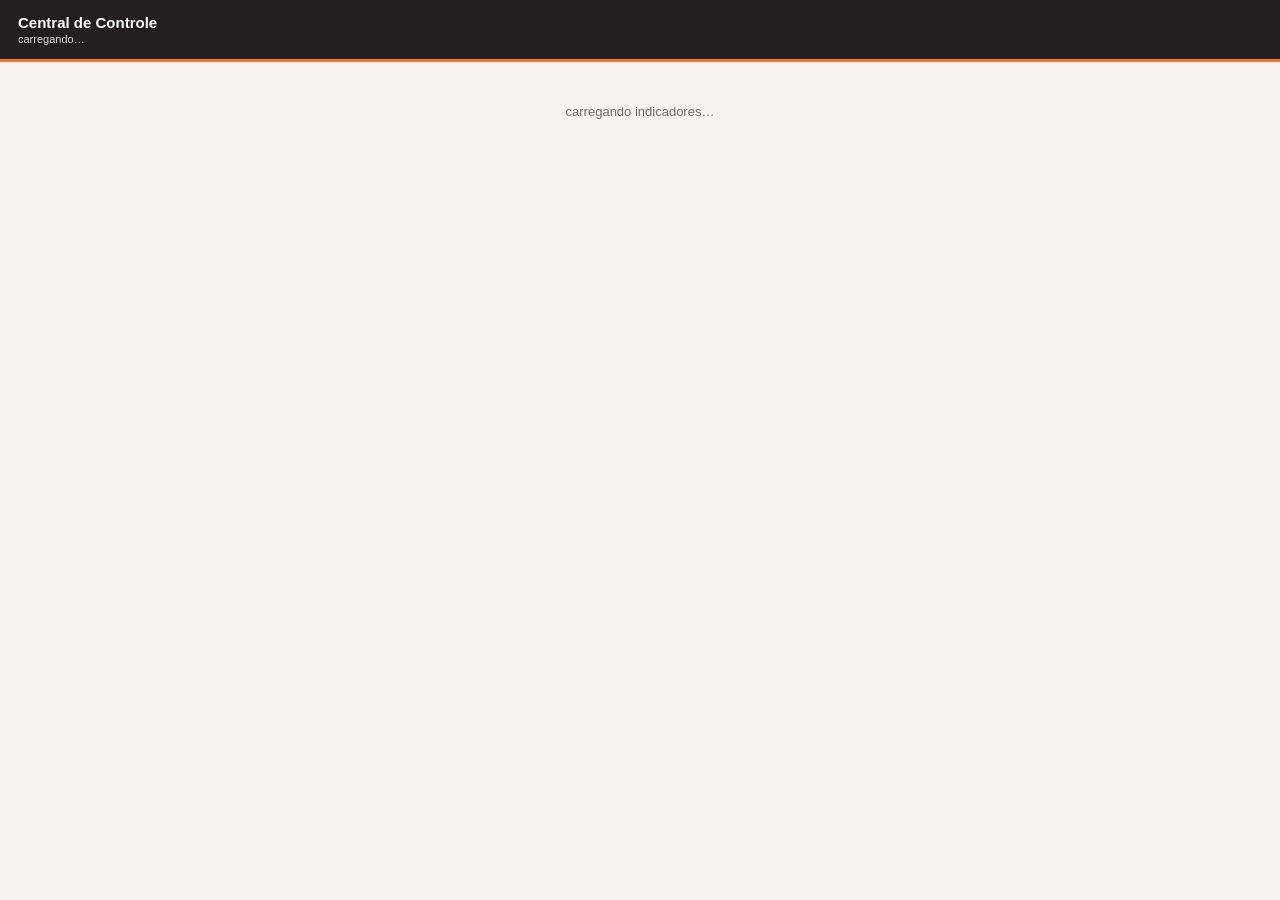
<file: sistema-frota-v486/Central.html>
<!DOCTYPE html>
<html>
<head>
  <base target="_top">
  <style>
    :root {
      --laranja: #F47820; --laranja-escuro: #D86512; --laranja-texto: #7A3507; --laranja-claro: #FDE9D9;
      --preto: #231F20; --borda: #DEDAD8; --suave: #706B6C; --verde: #1e7145; --vermelho: #A52422;
    }
    * { box-sizing: border-box; }
    body {
      margin: 0; font-family: Roboto, Arial, sans-serif; font-size: 13px;
      color: #231F20; background: #F5F4F3;
    }
    header {
      background: var(--preto); color: #fff; padding: 14px 18px; border-bottom: 3px solid var(--laranja);
      display: flex; justify-content: space-between; align-items: center;
    }
    header h1 { margin: 0; font-size: 15px; font-weight: 600; }
    header .meta { font-size: 11px; opacity: .8; margin-top: 2px; }
    .conteudo { padding: 16px 18px; }
    .kpis { display: grid; grid-template-columns: repeat(5, 1fr); gap: 10px; }
    .kpi {
      background: #fff; border: 1px solid var(--borda); border-radius: 8px;
      padding: 10px 12px;
    }
    .kpi .rotulo {
      font-size: 10px; color: var(--suave); font-weight: 700;
      text-transform: uppercase; letter-spacing: .3px;
    }
    .kpi .valor { font-size: 17px; font-weight: 700; color: var(--preto); margin-top: 4px; }
    .kpi .valor.sobe { color: var(--vermelho); }
    .kpi .valor.desce { color: var(--verde); }
    .colunas { display: grid; grid-template-columns: 1.15fr 1fr; gap: 14px; margin-top: 16px; }
    .painel { background: #fff; border: 1px solid var(--borda); border-radius: 8px; padding: 14px; }
    .painel h2 {
      margin: 0 0 10px; font-size: 12px; text-transform: uppercase;
      letter-spacing: .4px; color: var(--laranja-texto); font-weight: 700;
    }
    .relatorio {
      display: block; width: 100%; text-align: left; background: #fff;
      border: 1px solid var(--borda); border-radius: 7px; padding: 9px 11px;
      margin-bottom: 6px; cursor: pointer; font-family: inherit; font-size: 13px;
      transition: background .12s, border-color .12s;
    }
    .relatorio:hover { background: #FFF4EC; border-color: var(--laranja-escuro); }
    .relatorio .nome { font-weight: 700; color: var(--laranja-texto); }
    .relatorio .desc { font-size: 11px; color: var(--suave); margin-top: 2px; }
    .acoes { display: grid; grid-template-columns: 1fr 1fr; gap: 8px; }
    button.acao {
      background: #fff; border: 1px solid var(--borda); border-radius: 7px;
      padding: 10px 8px; cursor: pointer; font-family: inherit; font-size: 12.5px;
      font-weight: 700; color: var(--laranja-texto); text-align: left;
    }
    button.acao:hover { background: #FFF4EC; border-color: var(--laranja-escuro); }
    button.acao.destaque { background: var(--laranja); color: var(--preto); border-color: var(--laranja); }
    button.acao.destaque:hover { background: var(--laranja-escuro); }
    button.acao:disabled { opacity: .5; cursor: default; }
    button.acao.perigo { color: var(--vermelho); border-color: #E7B3B2; }
    button.acao.perigo:hover { background: #FCE4E4; border-color: var(--vermelho); }
    table { width: 100%; border-collapse: collapse; font-size: 12px; }
    td { padding: 5px 0; border-top: 1px solid #EEEAE8; }
    td.num { text-align: right; font-variant-numeric: tabular-nums; }
    .sub { font-size: 10.5px; color: var(--suave); }
    .aviso {
      background: #fff4e5; border: 1px solid #f0c890; color: #7a4f00;
      border-radius: 7px; padding: 9px 11px; font-size: 12px; margin-top: 10px;
    }
    #status {
      position: fixed; left: 0; right: 0; bottom: 0; padding: 10px 18px;
      background: var(--laranja); color: var(--preto); font-size: 12.5px; display: none;
    }
    #status.erro { background: var(--vermelho); color: #fff; }
    .carregando { color: var(--suave); padding: 26px 0; text-align: center; }
    a { color: #FFD4B4; }
    #overlay {
      display: none; position: fixed; inset: 0; background: rgba(16,20,28,.45);
      align-items: center; justify-content: center; z-index: 20;
    }
    #overlay.aberto { display: flex; }
    #overlay .caixa {
      background: #fff; border-radius: 10px; padding: 18px 20px; width: 420px;
      box-shadow: 0 12px 40px rgba(0,0,0,.25);
    }
    #overlay h3 { margin: 0 0 12px; font-size: 14px; color: var(--laranja-texto); }
    #overlay label {
      display: block; font-size: 11px; font-weight: 700; color: var(--suave);
      text-transform: uppercase; margin: 10px 0 4px;
    }
    #overlay select, #overlay input {
      width: 100%; padding: 8px 9px; border: 1px solid var(--borda);
      border-radius: 6px; font-size: 13px; font-family: inherit;
    }
    #overlay .botoes { display: flex; gap: 8px; margin-top: 16px; }
    #overlay .botoes button { flex: 1; text-align: center; }
  </style>
</head>
<body>
  <header>
    <div>
      <h1 id="titulo">Central de Controle</h1>
      <div class="meta" id="meta">carregando…</div>
    </div>
    <div class="meta" id="usuario"></div>
  </header>

  <div class="conteudo" id="conteudo">
    <div class="carregando">carregando indicadores…</div>
  </div>

  <div id="overlay">
    <div class="caixa">
      <h3 id="ovTitulo">Exportar</h3>
      <label for="ovAba">Aba</label>
      <select id="ovAba"></select>
      <div id="ovEmailBloco" style="display:none">
        <label for="ovEmails">E-mails (separe por vírgula)</label>
        <input type="text" id="ovEmails" placeholder="fulano@empresa.com, ciclano@empresa.com">
      </div>
      <div class="botoes">
        <button class="acao destaque" id="ovConfirmar">Confirmar</button>
        <button class="acao" onclick="fecharOverlay()">Cancelar</button>
      </div>
    </div>
  </div>

  <div id="zerarPainel" style="display:none;position:fixed;left:18px;right:18px;bottom:52px;background:#fff;
    border:2px solid #A52422;border-radius:10px;padding:14px;z-index:30;box-shadow:0 12px 40px rgba(0,0,0,.25)">
    <b style="color:#A52422">🧨 Zerar o sistema</b> — um backup é criado antes. Usuários e Parâmetros são mantidos.
    <div style="display:flex;gap:8px;margin-top:10px;flex-wrap:wrap;align-items:center">
      <select id="zerarEscopo" style="padding:7px">
        <option value="valores">ZERAR VALORES e manter os veículos</option>
        <option value="tudo">TUDO (movimento + veículos, centros e fornecedores)</option>
        <option value="movimento">Só o movimento (mantém cadastros)</option>
      </select>
      <label style="font-size:12px"><input type="checkbox" id="zerarLog"> apagar também o Log</label>
      <input type="text" id="zerarConfirma" placeholder="digite APAGAR TUDO" style="padding:7px">
      <button class="acao perigo" id="zerarBotao" onclick="confirmarZerar()">Confirmar</button>
      <button class="acao" onclick="document.getElementById('zerarPainel').style.display='none'">Cancelar</button>
    </div>
  </div>

  <div id="status"></div>

<script>
  var DADOS = null;

  function brl(n, casas) {
    return 'R$ ' + Number(n || 0).toLocaleString('pt-BR', {
      minimumFractionDigits: casas === undefined ? 2 : casas,
      maximumFractionDigits: casas === undefined ? 2 : casas
    });
  }
  function num(n, casas) {
    return Number(n || 0).toLocaleString('pt-BR', {
      minimumFractionDigits: casas || 0, maximumFractionDigits: casas || 0
    });
  }
  function esc(t) {
    return String(t == null ? '' : t).replace(/[&<>"]/g, function (c) {
      return { '&': '&amp;', '<': '&lt;', '>': '&gt;', '"': '&quot;' }[c];
    });
  }

  google.script.run
    .withSuccessHandler(desenhar)
    .withFailureHandler(function (erro) {
      document.getElementById('conteudo').innerHTML =
        '<div class="painel">Não consegui carregar: ' + esc(erro.message) +
        '<br><br>Rode <b>Instalar / atualizar sistema</b> no menu e tente de novo.</div>';
    })
    .dadosCentral();

  function desenhar(d) {
    DADOS = d;
    document.getElementById('titulo').textContent = d.empresa;
    document.getElementById('meta').textContent =
      'Período ' + d.mesExtenso + '  •  ' + d.periodo +
      '  •  ' + d.lancamentosPeriodo + ' lançamentos no período';
    document.getElementById('usuario').textContent = d.usuario;

    var i = d.indicadores;
    var variacao = i.variacao === null
      ? '<div class="valor">—</div>'
      : '<div class="valor ' + (i.variacao > 0 ? 'sobe' : 'desce') + '">' +
        (i.variacao > 0 ? '▲ ' : '▼ ') +
        Math.abs(i.variacao * 100).toFixed(1).replace('.', ',') + '%</div>';

    var kpis = [
      ['Custo do período', '<div class="valor">' + brl(i.total) + '</div>'],
      ['Custo por KM', '<div class="valor">' + brl(i.custoKm, 3) + '</div>'],
      ['KM rodados', '<div class="valor">' + num(i.km) + '</div>'],
      ['Veículos ativos', '<div class="valor">' + num(i.veiculos) + '</div>'],
      ['vs. mês anterior', variacao]
    ].map(function (k) {
      return '<div class="kpi"><div class="rotulo">' + k[0] + '</div>' + k[1] + '</div>';
    }).join('');

    var relatorios = d.relatorios.map(function (r) {
      return '<button class="relatorio" onclick="abrir(\'' +
        esc(r.nome).replace(/'/g, "\\'") + '\')">' +
        '<div class="nome">' + esc(r.nome) + '</div>' +
        '<div class="desc">' + esc(r.descricao) + '</div></button>';
    }).join('');

    var ultimos = (d.ultimos || []).map(function (l) {
      return '<tr><td>' + esc(l.placa) +
        '<div class="sub">' + esc(l.data) + ' • ' + esc(l.tipo) + '</div></td>' +
        '<td class="num">' + brl(l.valor) + '</td></tr>';
    }).join('');

    var aviso = d.pendencias > 0
      ? '<div class="aviso">' + d.pendencias +
        ' ponto(s) na última conferência de dados. Vale revisar antes de fechar o mês.</div>'
      : '';

    document.getElementById('conteudo').innerHTML =
      '<div class="kpis">' + kpis + '</div>' +
      '<div class="colunas">' +
        '<div class="painel"><h2>Relatórios</h2>' + relatorios + '</div>' +
        '<div>' +
          '<div class="painel"><h2>Ações</h2><div class="acoes">' +
            '<button class="acao destaque" onclick="novoLancamento()">➕ Novo lançamento</button>' +
            '<button class="acao" onclick="executar(\'acaoAtualizar\')">🔄 Atualizar relatórios</button>' +
            '<button class="acao" onclick="ir(\'Dashboard\')">📊 Dashboard</button>' +
            '<button class="acao" onclick="ir(\'Resumo\')">📋 Resumo</button>' +
            '<button class="acao" onclick="ir(\'Rateio por Centro\')">🏬 Rateio</button>' +
            '<button class="acao" onclick="executar(\'acaoValidar\')">✅ Validar dados</button>' +
            '<button class="acao" onclick="exportar()">📄 Exportar PDF</button>' +
            '<button class="acao" onclick="enviar()">✉️ Enviar por e-mail</button>' +
            '<button class="acao perigo" onclick="zerar()">🧨 Zerar sistema</button>' +
          '</div>' +
          '<div class="sub" style="margin-top:8px">Excluir despesa ou veículo: menu 🚚 Sistema de Frota → Lançamentos / Cadastros.</div>' +
          '</div>' +
          '<div class="painel" style="margin-top:14px"><h2>Últimos lançamentos</h2>' +
            '<table><tbody>' +
            (ultimos || '<tr><td class="sub">Nenhum lançamento ainda.</td></tr>') +
            '</tbody></table>' +
            '<div class="sub" style="margin-top:8px">' + num(d.lancamentos) +
            ' lançamentos na base, somando todos os meses.</div>' +
          '</div>' +
          aviso +
        '</div>' +
      '</div>';
  }

  function status(texto, erro) {
    var barra = document.getElementById('status');
    barra.textContent = texto;          // textContent limpa qualquer HTML anterior
    barra.className = erro ? 'erro' : '';
    barra.style.display = 'block';
  }

  function executar(funcao, argumento) {
    status('Executando…');
    var chamada = google.script.run
      .withSuccessHandler(function (resposta) {
        status(typeof resposta === 'string' ? resposta : 'Concluído.');
      })
      .withFailureHandler(function (erro) { status(erro.message, true); });
    // sem argumento não se passa `undefined`: o servidor recusa a chamada
    if (argumento === undefined) chamada[funcao]();
    else chamada[funcao](argumento);
  }

  function abrir(tipo) {
    status('Abrindo relatório…');
    google.script.run
      .withSuccessHandler(function () { google.script.host.close(); })
      .withFailureHandler(function (erro) { status(erro.message, true); })
      .acaoAbrirRelatorio(tipo);
  }

  function ir(nomeAba) {
    google.script.run
      .withSuccessHandler(function () { google.script.host.close(); })
      .withFailureHandler(function (erro) { status(erro.message, true); })
      .acaoIrPara(nomeAba);
  }

  function novoLancamento() {
    google.script.run
      .withSuccessHandler(function () { google.script.host.close(); })
      .abrirFormularioLancamento();
  }

  var ABAS_EXPORTAVEIS = ['Resumo', 'Dashboard', 'Rateio por Centro', 'Relatórios',
    'Consulta Veículo', 'Conferência Migração'];

  function abrirOverlay(modo) {
    var selecao = document.getElementById('ovAba');
    selecao.innerHTML = '';
    ABAS_EXPORTAVEIS.forEach(function (nome) {
      var opcao = document.createElement('option');
      opcao.value = nome;
      opcao.textContent = nome;
      selecao.appendChild(opcao);
    });
    var comEmail = modo === 'email';
    document.getElementById('ovTitulo').textContent =
      comEmail ? 'Enviar relatório por e-mail' : 'Exportar relatório em PDF';
    document.getElementById('ovEmailBloco').style.display = comEmail ? 'block' : 'none';
    document.getElementById('ovEmails').value = DADOS ? DADOS.usuario : '';
    document.getElementById('ovConfirmar').onclick =
      comEmail ? confirmarEnvio : confirmarExportacao;
    document.getElementById('overlay').classList.add('aberto');
  }

  function fecharOverlay() {
    document.getElementById('overlay').classList.remove('aberto');
  }

  /** V4.8: apaga as informações (com backup antes). Somente ADMIN; o servidor confere. */
  function zerar() {
    document.getElementById('zerarPainel').style.display = 'block';
    document.getElementById('zerarConfirma').focus();
  }

  function confirmarZerar() {
    var escopo = document.getElementById('zerarEscopo').value;
    var confirmacao = document.getElementById('zerarConfirma').value;
    var limparLog = document.getElementById('zerarLog').checked;
    if (String(confirmacao).trim().toUpperCase() !== 'APAGAR TUDO') { status('Digite exatamente APAGAR TUDO.', true); return; }
    document.getElementById('zerarBotao').disabled = true;
    status('Criando backup e apagando… pode levar até 2 minutos. Não feche esta janela.');
    google.script.run
      .withSuccessHandler(function (m) { document.getElementById('zerarBotao').disabled = false; status(m); })
      .withFailureHandler(function (erro) { document.getElementById('zerarBotao').disabled = false; status(erro.message, true); })
      .acaoZerarSistema(escopo, confirmacao, limparLog);
  }

  function exportar() { abrirOverlay('pdf'); }
  function enviar() { abrirOverlay('email'); }

  function confirmarExportacao() {
    var aba = document.getElementById('ovAba').value;
    fecharOverlay();
    status('Gerando PDF de "' + aba + '"…');
    google.script.run
      .withSuccessHandler(function (r) {
        // window.open é bloqueado no iframe do Apps Script: mostramos o link
        document.getElementById('status').innerHTML =
          esc(r.mensagem) + '  —  <a href="' + esc(r.url) +
          '" target="_blank" rel="noopener">abrir no Drive</a>';
      })
      .withFailureHandler(function (erro) { status(erro.message, true); })
      .acaoExportarPdf(aba);
  }

  function confirmarEnvio() {
    var aba = document.getElementById('ovAba').value;
    var destino = document.getElementById('ovEmails').value.trim();
    if (!destino) { status('Informe pelo menos um e-mail.', true); return; }
    fecharOverlay();
    status('Gerando o PDF e enviando…');
    google.script.run
      .withSuccessHandler(function (mensagem) { status(mensagem); })
      .withFailureHandler(function (erro) { status(erro.message, true); })
      .acaoEnviarEmail(destino, aba);
  }
</script>
</body>
</html>
</file>
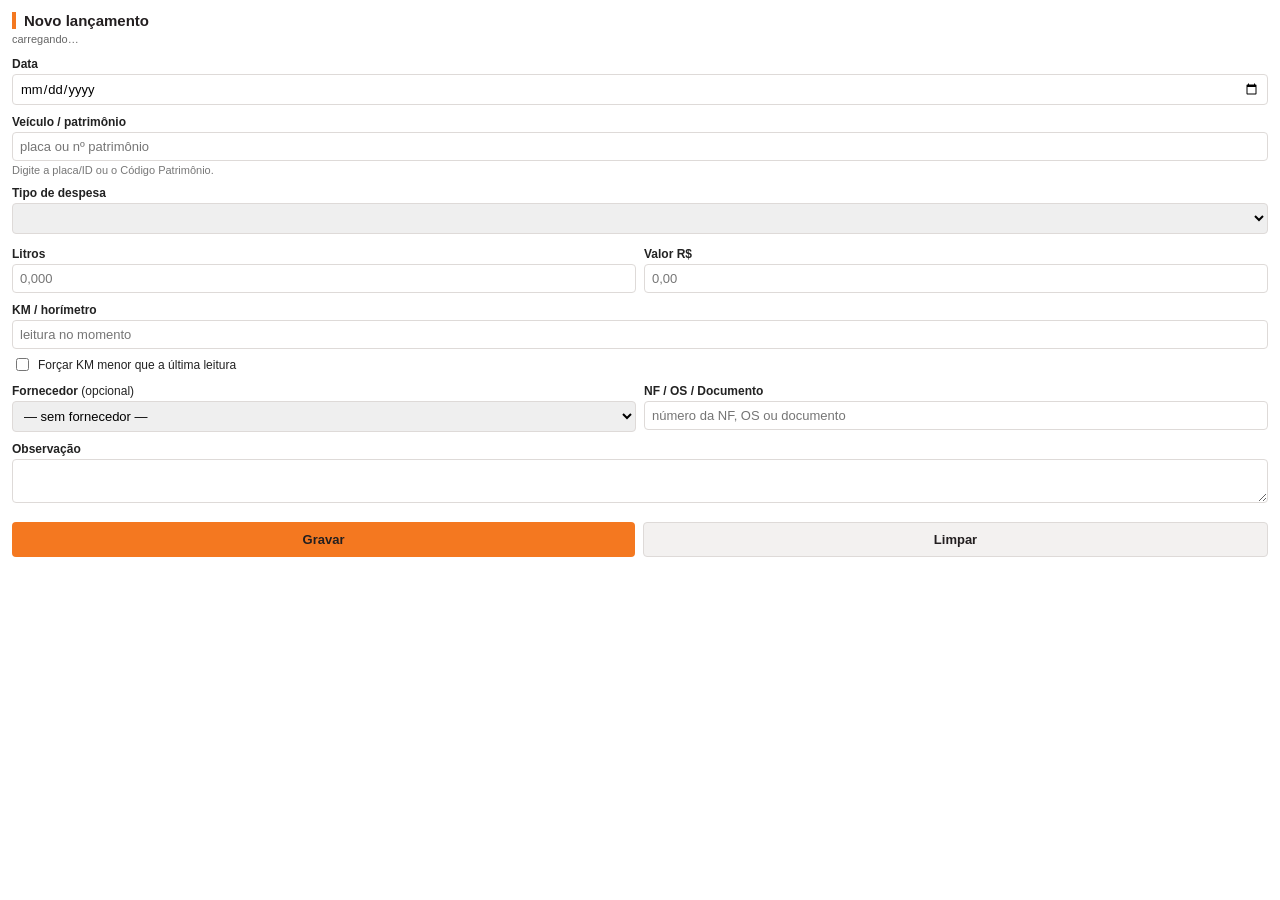
<file: sistema-frota-v486/Lancamento.html>
<!DOCTYPE html>
<html>
<head>
  <base target="_top">
  <style>
    body { font-family: Roboto, Arial, sans-serif; font-size: 13px; color: #222; margin: 0; padding: 12px; }
    h2 { font-size: 15px; margin: 0 0 4px; color: #231F20; border-left: 4px solid #F47820; padding-left: 8px; }
    .periodo { font-size: 11px; color: #666; margin-bottom: 12px; }
    label { display: block; font-weight: 600; margin: 10px 0 3px; font-size: 12px; }
    input, select, textarea {
      width: 100%; box-sizing: border-box; padding: 6px 7px;
      border: 1px solid #DEDAD8; border-radius: 4px; font-size: 13px; font-family: inherit;
    }
    input:focus, select:focus, textarea:focus { outline: 2px solid #F47820; border-color: #F47820; }
    .linha { display: flex; gap: 8px; }
    .linha > div { flex: 1; }
    .acoes { margin-top: 16px; display: flex; gap: 8px; }
    button {
      flex: 1; padding: 9px; border: none; border-radius: 4px;
      font-weight: 600; font-size: 13px; cursor: pointer;
    }
    .primario { background: #F47820; color: #231F20; }
    .secundario { background: #F3F1F0; color: #231F20; border: 1px solid #DEDAD8; }
    button:disabled { opacity: .5; cursor: default; }
    #msg { margin-top: 12px; padding: 9px; border-radius: 4px; font-size: 12px; white-space: pre-line; display: none; }
    .ok { background: #e2efda; color: #1e5631; }
    .erro { background: #fce4e4; color: #A52422; }
    .dica { font-size: 11px; color: #777; margin-top: 3px; }
    .checkbox { display: flex; align-items: center; gap: 6px; margin-top: 6px; }
    .checkbox input { width: auto; }
  </style>
</head>
<body>
  <h2>Novo lançamento</h2>
  <div class="periodo" id="periodo">carregando…</div>

  <label for="data">Data</label>
  <input type="date" id="data">

  <label for="placa">Veículo / patrimônio</label>
  <input type="text" id="placa" list="listaVeiculos" autocomplete="off" placeholder="placa ou nº patrimônio">
  <datalist id="listaVeiculos"></datalist>
  <div class="dica">Digite a placa/ID ou o Código Patrimônio.</div>

  <label for="tipo">Tipo de despesa</label>
  <select id="tipo"></select>
  <div class="dica" id="dicaTipo"></div>

  <div id="blocoOficina" style="display:none;background:#FFF9F4;border:1px solid #F0B88E;border-radius:8px;padding:10px;margin-top:10px">
    <b>Detalhamento da oficina</b>
    <label for="naturezaOficina">Natureza da despesa</label>
    <select id="naturezaOficina"></select>
    <label for="detalheOficina">Peça / serviço realizado</label>
    <input type="text" id="detalheOficina" maxlength="500" placeholder="ex.: pastilha de freio / reparo alternador">
    <div class="dica">Informe também a NF/OS/documento e o valor.</div>
  </div>

  <div class="linha">
    <div>
      <label for="litros" id="rotuloLitros">Litros</label>
      <input type="number" id="litros" step="0.001" min="0" placeholder="0,000">
      <div id="blocoBotijao" style="display:none;margin-top:6px;background:#FFF7F0;border:1px solid #F0B88E;border-radius:6px;padding:8px">
        <div style="font-size:11px;color:#6b6b6b;margin-bottom:6px">A nota vem em unidades? Converta:</div>
        <div style="display:flex;gap:6px;align-items:center;flex-wrap:wrap">
          <input type="number" id="botijaoQtd" min="0" step="1" placeholder="botijões" style="width:92px" oninput="calcularBotijao()">
          <span style="font-size:11px;color:#6b6b6b">×</span>
          <select id="botijaoKg" style="width:110px" onchange="calcularBotijao()">
            <option value="20">20 kg (P20)</option>
            <option value="13">13 kg (P13)</option>
            <option value="45">45 kg (P45)</option>
          </select>
          <span style="font-size:11px;color:#6b6b6b" id="botijaoTotal"></span>
        </div>
      </div>
    </div>
    <div>
      <label for="valor">Valor R$</label>
      <input type="number" id="valor" step="0.01" min="0" placeholder="0,00">
    </div>
  </div>

  <div id="blocoAbastecimento" style="display:none;background:#F4F8FF;border:1px solid #A9C4EE;border-radius:8px;padding:10px;margin-top:10px">
    <label for="tipoAbastecimento">Origem do combustível</label>
    <select id="tipoAbastecimento"></select>
    <div class="dica" id="dicaBomba"></div>
  </div>

  <div id="blocoKm">
    <label for="km">KM / horímetro</label>
    <input type="number" id="km" step="1" min="0" placeholder="leitura no momento">
    <div class="dica" id="dicaKm"></div>
    <div class="checkbox">
      <input type="checkbox" id="forcarKm">
      <label for="forcarKm" style="margin:0;font-weight:400">Forçar KM menor que a última leitura</label>
    </div>
  </div>

  <div class="linha">
    <div>
      <label for="fornecedor">Fornecedor <span style="font-weight:400">(opcional)</span></label>
      <select id="fornecedor"><option value="">— sem fornecedor —</option></select>
    </div>
    <div id="campoDocumento">
      <label for="documento">NF / OS / Documento</label>
      <input type="text" id="documento" placeholder="número da NF, OS ou documento">
    </div>
  </div>

  <label for="observacao">Observação</label>
  <textarea id="observacao" rows="2"></textarea>

  <div class="acoes">
    <button class="primario" id="btnSalvar" onclick="salvar()">Gravar</button>
    <button class="secundario" onclick="limpar()">Limpar</button>
  </div>

  <div id="msg"></div>

<script>
  var CONFIG = null;

  google.script.run.withSuccessHandler(function (dados) {
    CONFIG = dados;
    document.getElementById('periodo').textContent =
      'Período aberto: ' + formatarBR(dados.inicio) + ' a ' + formatarBR(dados.fim) +
      '  (' + dados.mes + ')';
    document.getElementById('data').value = dados.dataSugerida;
    document.getElementById('data').min = dados.inicio;
    document.getElementById('data').max = dados.fim;

    preencherVeiculos(dados.veiculos || []);
    // V4.8: começa vazio; o usuário digita a placa ou o patrimônio.
    document.getElementById('placa').value = '';
    preencher('tipo', dados.tipos);
    preencher('naturezaOficina', dados.naturezasOficina || []);
    preencher('tipoAbastecimento', dados.tiposAbastecimento || ['Interno', 'Externo']);
    var campoForn = document.getElementById('fornecedor');
    campoForn.innerHTML = '<option value="">— sem fornecedor —</option>';
    (dados.fornecedores || []).forEach(function (f) {
      var o = document.createElement('option'); o.value = f; o.textContent = f;
      campoForn.appendChild(o);
    });
    ajustarAbastecimento();
    document.getElementById('tipo').value = dados.tipos[0];
    ajustarLitros();
    ajustarOficina();
    ajustarDicaTipo();
  }).dadosFormulario();

  /** V4.8: Plotagem (e Oficina Ativo) é ativo: não soma no custo. Plotagem exige NF. */
  function ajustarDicaTipo() {
    var tipo = document.getElementById('tipo').value;
    var partes = [];
    if (CONFIG && (CONFIG.tiposAtivo || []).indexOf(tipo) !== -1) partes.push('Ativo (imobilizado): não soma no custo operacional.');
    if (CONFIG && (CONFIG.tiposExigemDocumento || []).indexOf(tipo) !== -1) partes.push('Informe a NF / documento.');
    document.getElementById('dicaTipo').textContent = partes.join(' ');
  }

  function formatarBR(iso) {
    var p = iso.split('-');
    return p[2] + '/' + p[1] + '/' + p[0];
  }

  function preencher(id, itens) {
    var select = document.getElementById(id);
    select.innerHTML = '';
    itens.forEach(function (item) {
      var opcao = document.createElement('option');
      opcao.value = item;
      opcao.textContent = item;
      select.appendChild(opcao);
    });
  }


  function preencherVeiculos(itens) {
    var lista=document.getElementById('listaVeiculos'); lista.innerHTML='';
    itens.forEach(function(v){
      var o=document.createElement('option'); o.value=v.placa||'';
      o.label=(v.patrimonio?'Patrimônio '+v.patrimonio+' • ':'')+(v.descricao||''); lista.appendChild(o);
      if(v.patrimonio){var p=document.createElement('option');p.value=v.patrimonio;p.label=(v.placa||'')+(v.descricao?' • '+v.descricao:'');lista.appendChild(p);}
    });
  }

  /**
   * A NF de GLP vem em UNIDADES ("Qtde 6 • botijão de 20 KG") e o sistema guarda
   * QUILOS. Quem lê "20 KG" na descrição digita 20 e perde o 6. A multiplicação
   * é do sistema, não de quem digita.
   */
  function calcularBotijao() {
    var qtd = Number(document.getElementById('botijaoQtd').value) || 0;
    var kg = Number(document.getElementById('botijaoKg').value) || 0;
    var total = qtd * kg;
    document.getElementById('botijaoTotal').textContent = total > 0 ? '= ' + total + ' kg' : '';
    if (total > 0) document.getElementById('litros').value = total;
  }

  function ajustarLitros() {
    var tipo = document.getElementById('tipo').value;
    // V4.8: gás é medido em quilos.
    var ehKg = CONFIG && (CONFIG.tiposKg || []).indexOf(tipo) !== -1;
    document.getElementById('rotuloLitros').textContent = ehKg ? 'Quantidade (kg)' : 'Litros';
    var bloco = document.getElementById('blocoBotijao');
    if (bloco) bloco.style.display = ehKg ? '' : 'none';
    var aceita = CONFIG && CONFIG.tiposComLitros.indexOf(tipo) !== -1;
    var campo = document.getElementById('litros');
    campo.disabled = !aceita;
    if (!aceita) campo.value = '';
  }

  function ajustarOficina() {
    var tipo = document.getElementById('tipo').value;
    var eh = CONFIG && (CONFIG.tiposOficina || []).indexOf(tipo) !== -1;
    document.getElementById('blocoOficina').style.display = eh ? 'block' : 'none';
    if (!eh) {
      document.getElementById('detalheOficina').value = '';
      if (document.getElementById('naturezaOficina').options.length) document.getElementById('naturezaOficina').selectedIndex = 0;
    }
  }

  function ehCombustivel() {
    return !!(CONFIG && (CONFIG.tiposCombustivel || [])
      .indexOf(document.getElementById('tipo').value) !== -1);
  }

  var CUSTO_BOMBA = null;

  /**
   * KM so aparece em combustivel (item 3 do escopo). O servidor ja recusa KM nos
   * outros tipos; esconder e a forma de avisar ANTES de a pessoa digitar.
   */
  function ajustarAbastecimento() {
    var combustivel = ehCombustivel();
    document.getElementById('blocoKm').style.display = combustivel ? 'block' : 'none';
    document.getElementById('blocoAbastecimento').style.display = combustivel ? 'block' : 'none';
    var valor = document.getElementById('valor');
    if (!combustivel) {
      document.getElementById('km').value = '';
      document.getElementById('forcarKm').checked = false;
      valor.disabled = false;
      valor.placeholder = '0,00';
      document.getElementById('dicaBomba').textContent = '';
      document.getElementById('campoDocumento').style.display = '';
      return;
    }
    // Interno: o valor vem do custo medio do tanque, entao o campo fica travado
    // para ninguem digitar um numero que sera sobrescrito na gravacao.
    var interno = document.getElementById('tipoAbastecimento').value === 'Interno';
    valor.disabled = interno;
    // Interno nao tem NF propria: a nota e a da carga do tanque.
    document.getElementById('campoDocumento').style.display = interno ? 'none' : '';
    if (interno) {
      valor.value = '';
      valor.placeholder = 'calculado pela bomba';
      document.getElementById('documento').value = '';
      consultarCustoBomba();
    } else {
      valor.placeholder = 'valor da NF';
      document.getElementById('dicaBomba').textContent = 'Externo exige NF e valor.';
    }
  }

  function consultarCustoBomba() {
    var dica = document.getElementById('dicaBomba');
    CUSTO_BOMBA = null;
    dica.textContent = 'consultando o custo do tanque…';
    google.script.run.withSuccessHandler(function (r) {
      if (!r || !r.disponivel) {
        CUSTO_BOMBA = null;
        dica.textContent = 'Nenhuma carga registrada até esta data. Lance a NF em "Carga na Bomba" antes.';
        return;
      }
      CUSTO_BOMBA = r.custoMedio;
      dica.textContent = 'Tanque: R$ ' + Number(r.custoMedio).toFixed(4).replace('.', ',') +
        '/L • saldo ' + Number(r.saldo).toLocaleString('pt-BR') + ' L.';
      atualizarValorInterno();
    }).withFailureHandler(function () { dica.textContent = ''; })
      .webCustoBombaPlanilha(document.getElementById('data').value);
  }

  /** Previa: o numero que vale e o que o servidor calcula ao gravar. */
  function atualizarValorInterno() {
    if (!ehCombustivel()) return;
    if (document.getElementById('tipoAbastecimento').value !== 'Interno') return;
    if (CUSTO_BOMBA === null) return;
    var litros = Number(document.getElementById('litros').value || 0);
    document.getElementById('valor').value = litros > 0 ? (litros * CUSTO_BOMBA).toFixed(2) : '';
  }

  document.getElementById('tipo').addEventListener('change', function(){
    ajustarLitros(); ajustarOficina(); ajustarAbastecimento(); ajustarDicaTipo();
  });
  document.getElementById('tipoAbastecimento').addEventListener('change', ajustarAbastecimento);
  document.getElementById('litros').addEventListener('input', atualizarValorInterno);
  document.getElementById('data').addEventListener('change', function(){
    if (ehCombustivel()) consultarCustoBomba();
  });

  document.getElementById('placa').addEventListener('change', function () {
    var dica = document.getElementById('dicaKm');
    dica.textContent = 'consultando última leitura…';
    google.script.run.withSuccessHandler(function (ultimo) {
      dica.textContent = ultimo
        ? 'Última leitura: ' + ultimo.km.toLocaleString('pt-BR') + ' em ' + ultimo.data
        : 'Sem leitura anterior registrada.';
    }).ultimoOdometro(this.value);
  });

  function salvar(permitirDuplicado) {
    var botao = document.getElementById('btnSalvar');
    botao.disabled = true;
    var dados = {
      data: document.getElementById('data').value,
      placa: document.getElementById('placa').value,
      tipo: document.getElementById('tipo').value,
      litros: document.getElementById('litros').value,
      valor: document.getElementById('valor').value,
      km: document.getElementById('km').value,
      forcarKm: document.getElementById('forcarKm').checked,
      fornecedor: document.getElementById('fornecedor').value,
      tipoAbastecimento: ehCombustivel()
        ? document.getElementById('tipoAbastecimento').value : '',
      documento: document.getElementById('documento').value,
      observacao: document.getElementById('observacao').value,
      naturezaOficina: document.getElementById('naturezaOficina').value,
      detalheOficina: document.getElementById('detalheOficina').value,
      permitirDuplicado: permitirDuplicado === true
    };
    google.script.run
      .withSuccessHandler(function (resposta) {
        botao.disabled = false;
        if (!resposta.ok && resposta.duplicidade && permitirDuplicado !== true) {
          if (confirm(resposta.mensagem + '\n\nSe você conferiu e este é realmente um segundo lançamento legítimo, deseja gravar mesmo assim?')) {
            salvar(true);
            return;
          }
        }
        mostrar(resposta.mensagem, resposta.ok);
        if (resposta.ok) limparValores();
      })
      .withFailureHandler(function (erro) {
        botao.disabled = false;
        mostrar(erro.message, false);
      })
      .salvarLancamentoPlanilha(dados);
  }

  function mostrar(texto, ok) {
    var caixa = document.getElementById('msg');
    caixa.textContent = texto;
    caixa.className = ok ? 'ok' : 'erro';
    caixa.style.display = 'block';
  }

  function limparValores() {
    ['litros', 'valor', 'km', 'documento', 'observacao', 'detalheOficina'].forEach(function (id) {
      document.getElementById(id).value = '';
    });
    if (document.getElementById('naturezaOficina').options.length) document.getElementById('naturezaOficina').selectedIndex = 0;
    document.getElementById('forcarKm').checked = false;
  }

  function limpar() {
    limparValores();
    document.getElementById('fornecedor').value = '';
    document.getElementById('msg').style.display = 'none';
  }
</script>
</body>
</html>
</file>
<file: site-fantasias/estilo.css>
:root {
  /* Cantinho da Day: creme de fundo, marrom do contorno e do texto, magenta do nome.
   * As cores das bandeirinhas aparecem só no enfeite do topo. */
  --fundo: #fbf5e9;
  --fundo-alt: #f3e8d3;
  --superficie: #fffdf8;
  --texto: #3d2114;
  --texto-suave: #7a5846;
  --borda: #e8d6bc;
  --marca: #4a2414;          /* fundo marrom: rodapé e blocos escuros, igual nos dois temas */
  --marca-clara: #9c1458;    /* links */
  --marca-texto: #5a2a16;    /* preços e números em destaque */
  --sobre-marca: #f6e7d2;    /* texto sobre o marrom */
  --magenta: #c2185b;        /* nome da marca */
  --destaque: #c2185b;       /* botões de ação */
  --destaque-escuro: #a3124b;
  --destaque-suave: #fbe2ec;
  --aviso: #8a5a00;
  --aviso-fundo: #fff2cf;
  --branco: #ffffff;
  --ok: #1f6f45;
  --ok-fundo: #e2f3e9;
  --erro: #a3271f;
  --erro-fundo: #fbe6e3;
  --fonte-marca: "Lobster", Georgia, "Times New Roman", serif;
  --fonte-assinatura: "Dancing Script", "Brush Script MT", cursive;
  --fonte-texto: "Nunito", system-ui, -apple-system, "Segoe UI", Roboto, sans-serif;
  --raio: 14px;
  --sombra: 0 1px 2px rgba(61, 33, 20, .07), 0 6px 20px rgba(61, 33, 20, .07);
  --sombra-forte: 0 10px 30px rgba(61, 33, 20, .14);
  font-family: var(--fonte-texto);
  color: var(--texto);
}

/* Tema escuro: só redefine os tokens. O marrom continua fundo escuro. */
@media (prefers-color-scheme: dark) {
  :root:not([data-theme="light"]) {
    --fundo: #1a110c; --fundo-alt: #24170f; --superficie: #2a1b12; --texto: #f6ead9;
    --texto-suave: #c7ad98; --borda: #47301f; --marca: #120a06; --marca-clara: #ff9ac6;
    --marca-texto: #f7d9bd; --sobre-marca: #f6e7d2; --magenta: #ff6fa8; --destaque: #d81b6a; --destaque-escuro: #ff8fbd;
    --aviso: #f2c35a; --aviso-fundo: #3a2e10; --destaque-suave: #3f1427;
    --ok: #74d39e; --ok-fundo: #133222; --erro: #ff9b8f; --erro-fundo: #3d1714;
    --sombra: 0 1px 2px rgba(0, 0, 0, .3), 0 6px 20px rgba(0, 0, 0, .25);
    --sombra-forte: 0 10px 30px rgba(0, 0, 0, .45);
    color-scheme: dark;
  }
}
:root[data-theme="dark"] {
  --fundo: #1a110c; --fundo-alt: #24170f; --superficie: #2a1b12; --texto: #f6ead9;
  --texto-suave: #c7ad98; --borda: #47301f; --marca: #120a06; --marca-clara: #ff9ac6;
  --marca-texto: #f7d9bd; --sobre-marca: #f6e7d2; --magenta: #ff6fa8; --destaque: #d81b6a; --destaque-escuro: #ff8fbd;
  --aviso: #f2c35a; --aviso-fundo: #3a2e10; --destaque-suave: #3f1427;
  --ok: #74d39e; --ok-fundo: #133222; --erro: #ff9b8f; --erro-fundo: #3d1714;
  --sombra: 0 1px 2px rgba(0, 0, 0, .3), 0 6px 20px rgba(0, 0, 0, .25);
  --sombra-forte: 0 10px 30px rgba(0, 0, 0, .45);
  color-scheme: dark;
}

* { box-sizing: border-box; }
[hidden] { display: none !important; } /* "hidden" sempre esconde, mesmo em .botao (inline-flex) */
html { scroll-behavior: smooth; }
body { margin: 0; background: var(--fundo); color: var(--texto); line-height: 1.5; }
img { max-width: 100%; display: block; }
h1, h2, h3 { line-height: 1.15; margin: 0 0 .5em; text-wrap: balance; }
h2 { font-weight: 800; }
h2 { font-size: clamp(1.5rem, 3vw, 2rem); }
a { color: var(--marca-clara); }

.largura { width: min(1120px, 100% - 32px); margin-inline: auto; }
.estreito { max-width: 760px; }

/* ---------- botões ---------- */
.botao {
  display: inline-flex; align-items: center; justify-content: center;
  padding: .8em 1.4em; border-radius: 999px; border: 0;
  font: inherit; font-weight: 600; text-decoration: none; cursor: pointer;
}
.botao--destaque { background: var(--destaque); color: var(--branco); }
.botao--destaque:hover { filter: brightness(.92); }
.botao--claro { background: var(--branco); color: #4a2414; }
.botao--leve { background: transparent; color: var(--texto-suave); border: 1px solid var(--borda); padding: .55em 1em; }
.botao--largo { width: 100%; font-size: 1.05rem; padding: 1em; }
.botao[aria-disabled="true"] { opacity: .45; cursor: not-allowed; }
.link { background: none; border: 0; padding: 0; font: inherit; color: var(--marca-clara); text-decoration: underline; cursor: pointer; }

.aviso-config {
  background: var(--aviso-fundo); color: var(--aviso);
  padding: .6em 16px; font-size: .9rem; text-align: center;
}

/* ---------- topo ---------- */
.topo { background: var(--superficie); color: var(--texto); border-bottom: 1px solid var(--borda); position: sticky; top: 0; z-index: 10; }
.topo__linha { display: flex; align-items: center; justify-content: space-between; gap: 16px; min-height: 68px; }
.marca { display: flex; flex-direction: column; line-height: 1; text-decoration: none; padding-block: 6px; }
.marca__nome { font-family: var(--fonte-marca); font-size: 1.7rem; color: var(--magenta); letter-spacing: .01em; }
.marca__sub { font-family: var(--fonte-assinatura); font-weight: 700; font-size: 1rem; color: var(--texto); margin-top: 2px; }
.marca__logo { height: 52px; width: auto; }
.topo__nav { display: flex; gap: 20px; }
.topo__nav a { color: var(--texto-suave); font-weight: 600; text-decoration: none; font-size: .95rem; }
.topo__nav a:hover { color: var(--magenta); }

/* ---------- hero ---------- */
.hero {
  background:
    url("data:image/svg+xml,%3Csvg xmlns='http://www.w3.org/2000/svg' width='200' height='44' viewBox='0 0 200 44'%3E%3Cpath d='M0 4 Q100 16 200 4' fill='none' stroke='%237a5846' stroke-width='1.5'/%3E%3Cpath d='M6 5 L34 7.5 L28 36 L20 28 L12 34Z' fill='%232f9e57'/%3E%3Cpath d='M46 8 L74 10 L69 38 L60 30 L52 36Z' fill='%23f2b705'/%3E%3Cpath d='M86 9.5 L114 9.5 L110 39 L100 31 L90 39Z' fill='%231f7fd1'/%3E%3Cpath d='M126 10 L154 8 L148 36 L140 30 L131 38Z' fill='%23e2463b'/%3E%3Cpath d='M166 7.5 L194 5 L188 34 L180 28 L172 36Z' fill='%2387c540'/%3E%3C/svg%3E") repeat-x 0 0 / 200px 44px,
    radial-gradient(ellipse at 80% 30%, var(--destaque-suave), transparent 60%),
    var(--fundo);
  color: var(--texto); padding: 76px 0 40px;
}
.hero__assinatura { display: flex; flex-direction: column; margin-bottom: 14px; }
.hero__nome { font-family: var(--fonte-marca); color: var(--magenta); font-size: clamp(2.6rem, 7vw, 4.2rem); line-height: 1; text-shadow: 2px 2px 0 var(--superficie), 3px 3px 0 var(--borda); }
.hero__atelie { font-family: var(--fonte-assinatura); font-weight: 700; font-size: clamp(1.3rem, 3vw, 1.8rem); color: var(--texto); }
.hero__logo { width: clamp(150px, 26vw, 220px); height: auto; margin-bottom: 12px; }
.hero h1 { font-size: clamp(1.5rem, 3.4vw, 2.3rem); max-width: 26ch; letter-spacing: -.01em; text-wrap: balance; font-weight: 800; }
.hero__sub { font-size: 1.08rem; color: var(--texto-suave); max-width: 58ch; margin: 0 0 28px; }

.busca {
  border: 1px solid var(--borda);
  display: grid; grid-template-columns: 1fr 200px auto; gap: 10px; align-items: end;
  background: var(--superficie); padding: 12px; border-radius: var(--raio); box-shadow: var(--sombra);
  max-width: 820px;
}
.busca__campo { display: flex; flex-direction: column; gap: 4px; color: var(--texto-suave); font-size: .8rem; font-weight: 600; }
.busca input, .filtros select, .sugestao input, .campo-data input {
  font: inherit; font-size: 1rem; padding: .65em .8em; border: 1px solid var(--borda);
  border-radius: 10px; background: var(--superficie); color: var(--texto); min-width: 0; width: 100%;
}
.busca .botao { height: 48px; }

.chips { display: flex; flex-wrap: wrap; gap: 8px; margin-top: 20px; }
.chip {
  font: inherit; font-size: .9rem; padding: .45em 1em; border-radius: 999px; cursor: pointer;
  background: var(--superficie); color: var(--texto); border: 1px solid var(--borda); font-weight: 600;
}
.chip:hover { border-color: var(--magenta); color: var(--magenta); }
.chip--ativo, .chip--ativo:hover { background: var(--magenta); border-color: var(--magenta); color: var(--branco); }

/* ---------- faixa de confiança ---------- */
.faixa-confianca { background: var(--superficie); border-bottom: 1px solid var(--borda); }
.faixa-confianca__grade { display: grid; grid-template-columns: repeat(3, 1fr); gap: 16px; padding: 20px 0; }
.faixa-confianca strong { display: block; color: var(--marca-texto); }
.faixa-confianca span { color: var(--texto-suave); font-size: .9rem; }

/* ---------- seções ---------- */
.secao { padding: 56px 0; }
.secao--alt { background: var(--fundo-alt); }
.secao__cabeca { display: flex; align-items: baseline; justify-content: space-between; gap: 16px; }
.contagem { color: var(--texto-suave); margin: 0; }

.filtros { display: flex; flex-wrap: wrap; gap: 12px; align-items: end; margin: 8px 0 24px; }
.filtros label { display: flex; flex-direction: column; gap: 4px; font-size: .8rem; font-weight: 600; color: var(--texto-suave); min-width: 140px; flex: 1 1 140px; }
.filtros .botao { flex: 0 0 auto; }

/* ---------- grade de cartões ---------- */
.grade { list-style: none; padding: 0; margin: 0; display: grid; grid-template-columns: repeat(auto-fill, minmax(230px, 1fr)); gap: 20px; }
.cartao {
  all: unset; box-sizing: border-box; display: flex; flex-direction: column; width: 100%; height: 100%;
  background: var(--superficie); border-radius: var(--raio); overflow: hidden; box-shadow: var(--sombra);
  cursor: pointer; transition: transform .15s ease, box-shadow .15s ease;
}
.cartao:hover { transform: translateY(-3px); box-shadow: var(--sombra-forte); }
.cartao:focus-visible { outline: 3px solid var(--destaque); outline-offset: 2px; }
.cartao__capa { aspect-ratio: 4 / 5; }
.cartao__capa img, .ficha__capa img { width: 100%; height: 100%; object-fit: cover; }
.cartao__info { display: flex; flex-direction: column; gap: 2px; padding: 14px 16px 16px; flex: 1; }
.cartao__temas { font-size: .75rem; color: var(--destaque-escuro); font-weight: 600; text-transform: uppercase; letter-spacing: .04em; }
.cartao__nome { font-weight: 700; font-size: 1.05rem; }
.cartao__infantil { background: var(--destaque-suave); color: var(--destaque-escuro); padding: 0 .4em; border-radius: 4px; font-weight: 800; }
.cartao__loja { color: var(--texto-suave); font-size: .85rem; }
.cartao__rodape { display: flex; justify-content: space-between; align-items: baseline; margin-top: auto; padding-top: 10px; gap: 8px; }
.cartao__preco { font-weight: 700; color: var(--marca-texto); }
.cartao__preco small { font-weight: 400; color: var(--texto-suave); }
.cartao__tamanhos { font-size: .75rem; color: var(--texto-suave); letter-spacing: .05em; }

/* capa sem foto: cor da peça + inicial */
.capa--ilustrativa {
  position: relative; display: grid; place-items: center;
  background:
    radial-gradient(circle at 30% 25%, rgba(255, 255, 255, .25), transparent 55%),
    linear-gradient(160deg, var(--cor), color-mix(in srgb, var(--cor) 55%, #000));
}
.capa__inicial { font-size: 5rem; font-weight: 800; color: rgba(255, 255, 255, .85); font-family: var(--fonte-marca); }
.capa__selo {
  position: absolute; bottom: 10px; left: 10px; font-size: .7rem; color: var(--branco);
  background: rgba(0, 0, 0, .35); padding: .2em .6em; border-radius: 999px;
}

.vazio { text-align: center; color: var(--texto-suave); padding: 32px 0; }

/* ---------- como funciona ---------- */
.passos { list-style: none; padding: 0; margin: 24px 0 0; display: grid; grid-template-columns: repeat(3, 1fr); gap: 20px; counter-reset: passo; }
.passos li { background: var(--superficie); border-radius: var(--raio); padding: 24px; box-shadow: var(--sombra); counter-increment: passo; }
.passos li::before {
  content: counter(passo); display: grid; place-items: center; width: 36px; height: 36px; border-radius: 50%;
  background: var(--destaque); color: var(--branco); font-weight: 800; margin-bottom: 12px;
}
.passos h3 { font-size: 1.1rem; }
.passos p { margin: 0; color: var(--texto-suave); }

/* ---------- grupos / parceiros ---------- */
.dois-blocos { display: grid; grid-template-columns: 1fr 1fr; gap: 20px; }
.bloco { background: var(--superficie); border-radius: var(--raio); padding: 32px; box-shadow: var(--sombra); }
.bloco p { color: var(--texto-suave); margin: 0 0 20px; }
.bloco--escuro { background: var(--marca); color: var(--branco); }
.bloco--escuro p { color: var(--sobre-marca); }

/* ---------- aviso de cookies (só com GA4) ---------- */
.cookies {
  position: fixed; left: max(16px, env(safe-area-inset-left, 0px)); right: max(16px, env(safe-area-inset-right, 0px)); bottom: calc(16px + env(safe-area-inset-bottom, 0px));
  z-index: 20; max-width: 560px; margin: 0 auto; background: var(--superficie); color: var(--texto); border: 1px solid var(--borda);
  border-radius: var(--raio); box-shadow: var(--sombra-forte); padding: 14px 16px; display: flex; gap: 12px; align-items: center; flex-wrap: wrap;
}
.cookies p { margin: 0; flex: 1 1 260px; font-size: .92rem; }
.cookies__botoes { display: flex; gap: 8px; }

/* ---------- onde estamos ---------- */
.onde { display: grid; grid-template-columns: 1.2fr 1fr; gap: 24px; align-items: start; }
.onde__endereco { font-size: 1.15rem; font-weight: 700; margin: 0 0 4px; }
.onde__ref { color: var(--texto-suave); margin: 0 0 16px; }
.onde__botoes { display: flex; gap: 10px; flex-wrap: wrap; margin-top: 12px; }
.onde__horarios { background: var(--superficie); border: 1px solid var(--borda); border-radius: var(--raio); padding: 20px; box-shadow: var(--sombra); }
.onde__horarios h3 { margin: 0 0 10px; font-size: 1.05rem; }
.onde__horarios ul { list-style: none; margin: 0; padding: 0; }
.onde__horarios li { display: flex; justify-content: space-between; gap: 12px; padding: 7px 0; border-bottom: 1px dashed var(--borda); font-variant-numeric: tabular-nums; }
.onde__horarios li:last-child { border-bottom: 0; }
.onde__nota { font-size: .85rem; color: var(--texto-suave); margin: 12px 0 0; }

/* ---------- dúvidas ---------- */
details { background: var(--superficie); border-radius: 10px; padding: 14px 18px; margin-bottom: 10px; box-shadow: var(--sombra); }
summary { cursor: pointer; font-weight: 600; }
details p { color: var(--texto-suave); margin: 10px 0 0; }

.rodape { background: var(--marca); color: var(--sobre-marca); padding: 32px 0; font-size: .9rem; }
.rodape strong { color: var(--branco); }
.rodape__nota { opacity: .8; font-size: .8rem; }
.rodape a { color: var(--sobre-marca); }
.rodape__contato { font-size: .9rem; }
.privacidade { background: rgba(255, 255, 255, .06); color: var(--sobre-marca); box-shadow: none; margin-top: 16px; }
.privacidade summary { color: var(--branco); }
.privacidade p { color: var(--sobre-marca); font-size: .88rem; }
.privacidade__versao { opacity: .7; }

/* ---------- ficha (dialog) ---------- */
.ficha {
  width: min(880px, 100% - 24px); max-height: calc(100dvh - 24px); padding: 0; border: 0;
  border-radius: 18px; box-shadow: 0 20px 60px rgba(0, 0, 0, .3); background: var(--superficie); color: var(--texto);
}
.ficha::backdrop { background: rgba(20, 12, 30, .6); }
.ficha__fechar-form { position: sticky; top: 0; height: 0; z-index: 2; }
.ficha__fechar {
  position: absolute; top: 10px; right: 10px; width: 40px; height: 40px; border-radius: 50%; border: 0;
  background: var(--superficie); color: var(--texto); font-size: 1.6rem; line-height: 1; cursor: pointer; box-shadow: var(--sombra);
}
.ficha__corpo { padding: 24px; }
.ficha__grade { display: grid; grid-template-columns: 280px 1fr; gap: 24px; margin-bottom: 20px; }
.ficha__capa { aspect-ratio: 4 / 5; border-radius: var(--raio); overflow: hidden; }
.ficha__fotos { display: flex; flex-direction: column; gap: 8px; min-width: 0; }
.ficha__galeria { display: flex; gap: 6px; }
.ficha__mini { padding: 0; border: 2px solid transparent; border-radius: 8px; overflow: hidden; width: 56px; height: 70px; cursor: pointer; background: none; }
.ficha__mini img { width: 100%; height: 100%; object-fit: cover; }
.ficha__mini[aria-pressed="true"] { border-color: var(--destaque); }
.ficha__mini:focus-visible { outline: 3px solid var(--marca-clara); outline-offset: 2px; }
.ficha__temas { color: var(--destaque-escuro); font-size: .8rem; font-weight: 600; text-transform: uppercase; letter-spacing: .04em; margin: 0 0 4px; }
.ficha__loja { color: var(--texto-suave); margin-top: -4px; }
.ficha h3 { font-size: 1.05rem; margin-top: 20px; }

.valores { display: grid; grid-template-columns: repeat(3, 1fr); gap: 8px; margin: 16px 0; }
.valores div { background: var(--fundo-alt); border-radius: 10px; padding: 10px 12px; }
.valores dt { font-size: .75rem; color: var(--texto-suave); }
.valores dd { margin: 0; font-weight: 700; color: var(--marca-texto); }
.inclui { font-size: .95rem; }

.tabela-rolagem { overflow-x: auto; }
.medidas { width: 100%; border-collapse: collapse; font-size: .95rem; }
.medidas th, .medidas td { text-align: center; padding: 8px; border-bottom: 1px solid var(--borda); }
.medidas thead th { font-size: .8rem; color: var(--texto-suave); font-weight: 600; }
.medidas--sel { background: var(--destaque-suave); }

.sugestao { background: var(--fundo-alt); border-radius: var(--raio); padding: 16px; margin-top: 16px; }
.sugestao p { margin: 0 0 8px; }
.sugestao__campos { display: flex; gap: 12px; flex-wrap: wrap; }
.sugestao__campos label { display: flex; flex-direction: column; gap: 4px; font-size: .8rem; font-weight: 600; color: var(--texto-suave); flex: 1 1 120px; }
.sugestao__resultado { margin: 10px 0 0 !important; font-weight: 600; color: var(--marca-texto); min-height: 1.5em; }

fieldset { border: 0; padding: 0; margin: 0 0 16px; }
legend { font-weight: 600; margin-bottom: 8px; padding: 0; }
.tamanhos { display: flex; gap: 8px; flex-wrap: wrap; }
.tamanhos legend { width: 100%; }
.tam input { position: absolute; opacity: 0; }
.tam span {
  display: grid; place-items: center; min-width: 52px; height: 44px; padding: 0 12px; border-radius: 10px;
  border: 2px solid var(--borda); font-weight: 700; cursor: pointer;
}
.tam input:checked + span { border-color: var(--destaque); background: var(--destaque-suave); color: var(--destaque-escuro); }
.tam input:focus-visible + span { outline: 3px solid var(--marca-clara); outline-offset: 2px; }

.campo-data { display: flex; flex-direction: column; gap: 4px; font-weight: 600; max-width: 240px; margin-bottom: 8px; }
.aviso-data { background: var(--aviso-fundo); color: var(--aviso); border-radius: 10px; padding: 8px 12px; font-size: .9rem; }

.kit { margin-top: 16px; }
.kit__item { display: flex; align-items: center; gap: 10px; padding: 10px 0; border-bottom: 1px solid var(--borda); cursor: pointer; }
.kit__item input { width: 20px; height: 20px; accent-color: var(--destaque); }
.kit__item small { color: var(--texto-suave); }
.kit__preco { margin-left: auto; font-weight: 600; white-space: nowrap; }
.kit__item--esgotado { opacity: .5; cursor: not-allowed; }

.resumo { background: var(--fundo-alt); border-radius: var(--raio); padding: 14px 16px; margin: 16px 0; }
.resumo div { display: flex; justify-content: space-between; gap: 12px; padding: 4px 0; font-size: .95rem; }
.resumo__total { border-top: 1px solid var(--borda); margin-top: 4px; padding-top: 8px !important; font-weight: 700; }
.resumo__sinal { color: var(--destaque-escuro); font-weight: 700; }
.politica { font-size: .85rem; color: var(--texto-suave); }
.prova-convite { text-align: center; margin: 10px 0 0; font-size: .92rem; }
.prova-convite a { font-weight: 700; }
.nota-reserva { font-size: .85rem; color: var(--texto-suave); text-align: center; margin: 8px 0 0; }

/* ---------- disponibilidade e período ---------- */
.filtro-check { flex-direction: row !important; align-items: center; gap: 8px !important; min-width: 0 !important; flex: 0 1 auto !important; font-size: .9rem !important; color: var(--texto) !important; padding-bottom: .6em; cursor: pointer; }
.filtro-check input { width: 18px; height: 18px; accent-color: var(--destaque); }
.filtro-check:has(input:disabled) { opacity: .5; cursor: not-allowed; }
.info-data { margin: -12px 0 20px; color: var(--texto-suave); font-size: .92rem; }
.info-data strong { color: var(--texto); }

.selo {
  align-self: flex-start; margin-top: 6px; font-size: .75rem; font-weight: 600; border-radius: 6px;
  padding: .2em .55em; background: var(--fundo-alt); color: var(--texto-suave); font-variant-numeric: tabular-nums;
}
.selo--livre { background: var(--ok-fundo); color: var(--ok); }
.selo--esgotado { background: var(--erro-fundo); color: var(--erro); }
.cartao--esgotado .cartao__capa { filter: grayscale(.7); opacity: .75; }

.reserva-datas { display: flex; gap: 12px; flex-wrap: wrap; }
.reserva-datas .campo-data { flex: 1 1 200px; max-width: none; }
.campo-data select {
  font: inherit; font-size: 1rem; padding: .65em .8em; border: 1px solid var(--borda);
  border-radius: 10px; background: var(--superficie); color: var(--texto); width: 100%;
}
.periodo { border: 1px solid var(--borda); border-radius: var(--raio); padding: 12px 14px; margin: 8px 0 16px; }
.periodo__linha { display: grid; grid-template-columns: repeat(3, 1fr); gap: 8px; }
.periodo__linha div { display: flex; flex-direction: column; min-width: 0; }
.periodo__linha span { font-size: .75rem; color: var(--texto-suave); text-transform: uppercase; letter-spacing: .04em; }
.periodo__linha strong { font-size: .98rem; font-variant-numeric: tabular-nums; }
.periodo__devolver strong { color: var(--destaque-escuro); }
.periodo__nota { margin: 8px 0 0; font-size: .85rem; color: var(--texto-suave); }

.tam span { flex-direction: column; gap: 0; line-height: 1.15; height: auto !important; min-height: 52px; padding: 6px 12px !important; }
.tam__estoque { font-size: .7rem; font-weight: 600; color: var(--ok); }
.tam--esgotado .tam__estoque { color: var(--erro); }
.tam--esgotado b { text-decoration: line-through; text-decoration-thickness: 2px; opacity: .6; }
.disp { margin: -6px 0 12px; font-size: .92rem; font-weight: 600; }
.disp:empty { display: none; }
.disp--livre { color: var(--ok); }
.disp--esgotado { color: var(--erro); }

/* ---------- celular ---------- */
@media (prefers-reduced-motion: reduce) {
  html { scroll-behavior: auto; }
  .cartao { transition: none; }
  .cartao:hover { transform: none; }
}

@media (max-width: 760px) {
  .topo__nav { display: none; }
  .hero { padding: 60px 0 28px; }
  .marca__nome { font-size: 1.45rem; }
  .marca__sub { font-size: .9rem; }
  .busca { grid-template-columns: 1fr; }
  .faixa-confianca__grade, .passos, .dois-blocos, .onde { grid-template-columns: 1fr; }
  .grade { grid-template-columns: repeat(2, 1fr); gap: 12px; }
  .cartao__info { padding: 10px 12px 12px; }
  .cartao__nome { font-size: .95rem; }
  .cartao__tamanhos { display: none; }
  .capa__inicial { font-size: 3.5rem; }
  .ficha__grade { grid-template-columns: 1fr; }
  .ficha__capa { aspect-ratio: 16 / 10; }
  .ficha__corpo { padding: 18px; }
  .valores { grid-template-columns: 1fr 1fr 1fr; }
  .valores div { padding: 8px; }
  .periodo__linha strong { font-size: .85rem; }
  .bloco { padding: 24px; }
}
</file>
